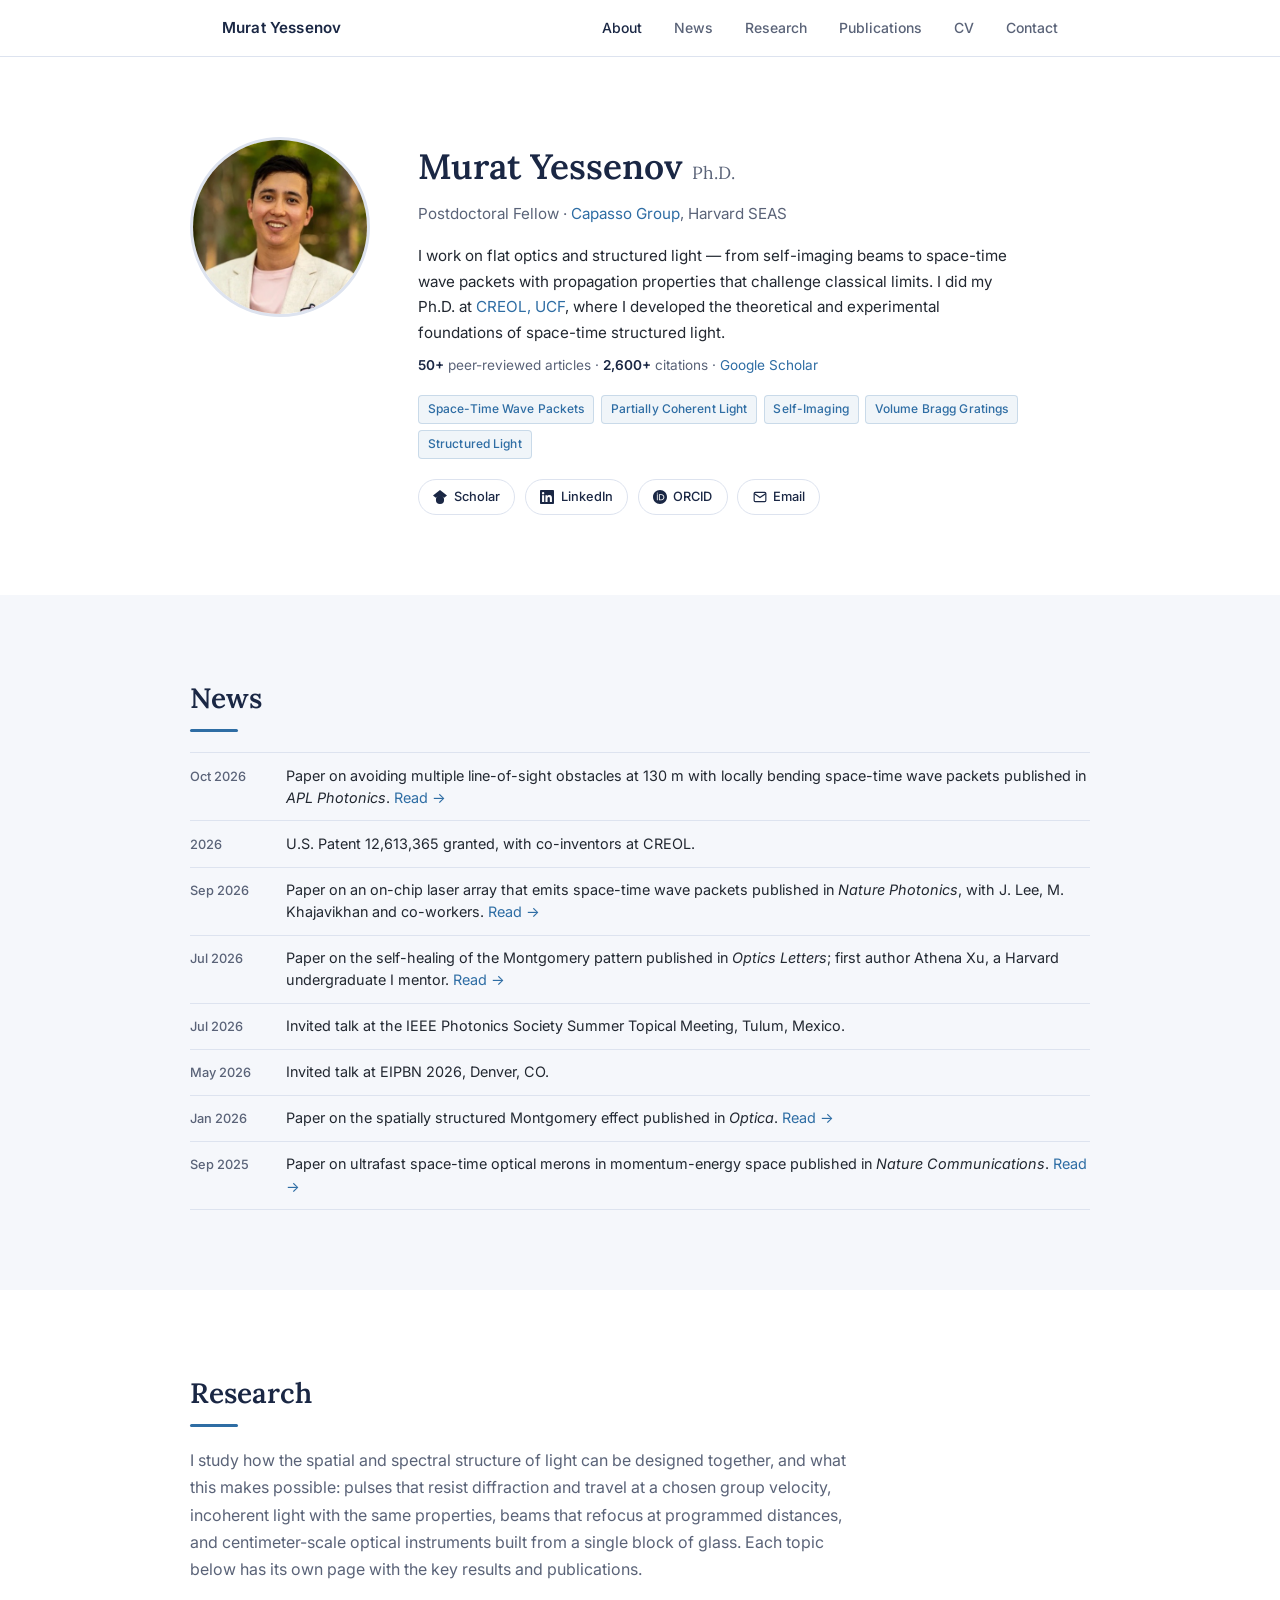
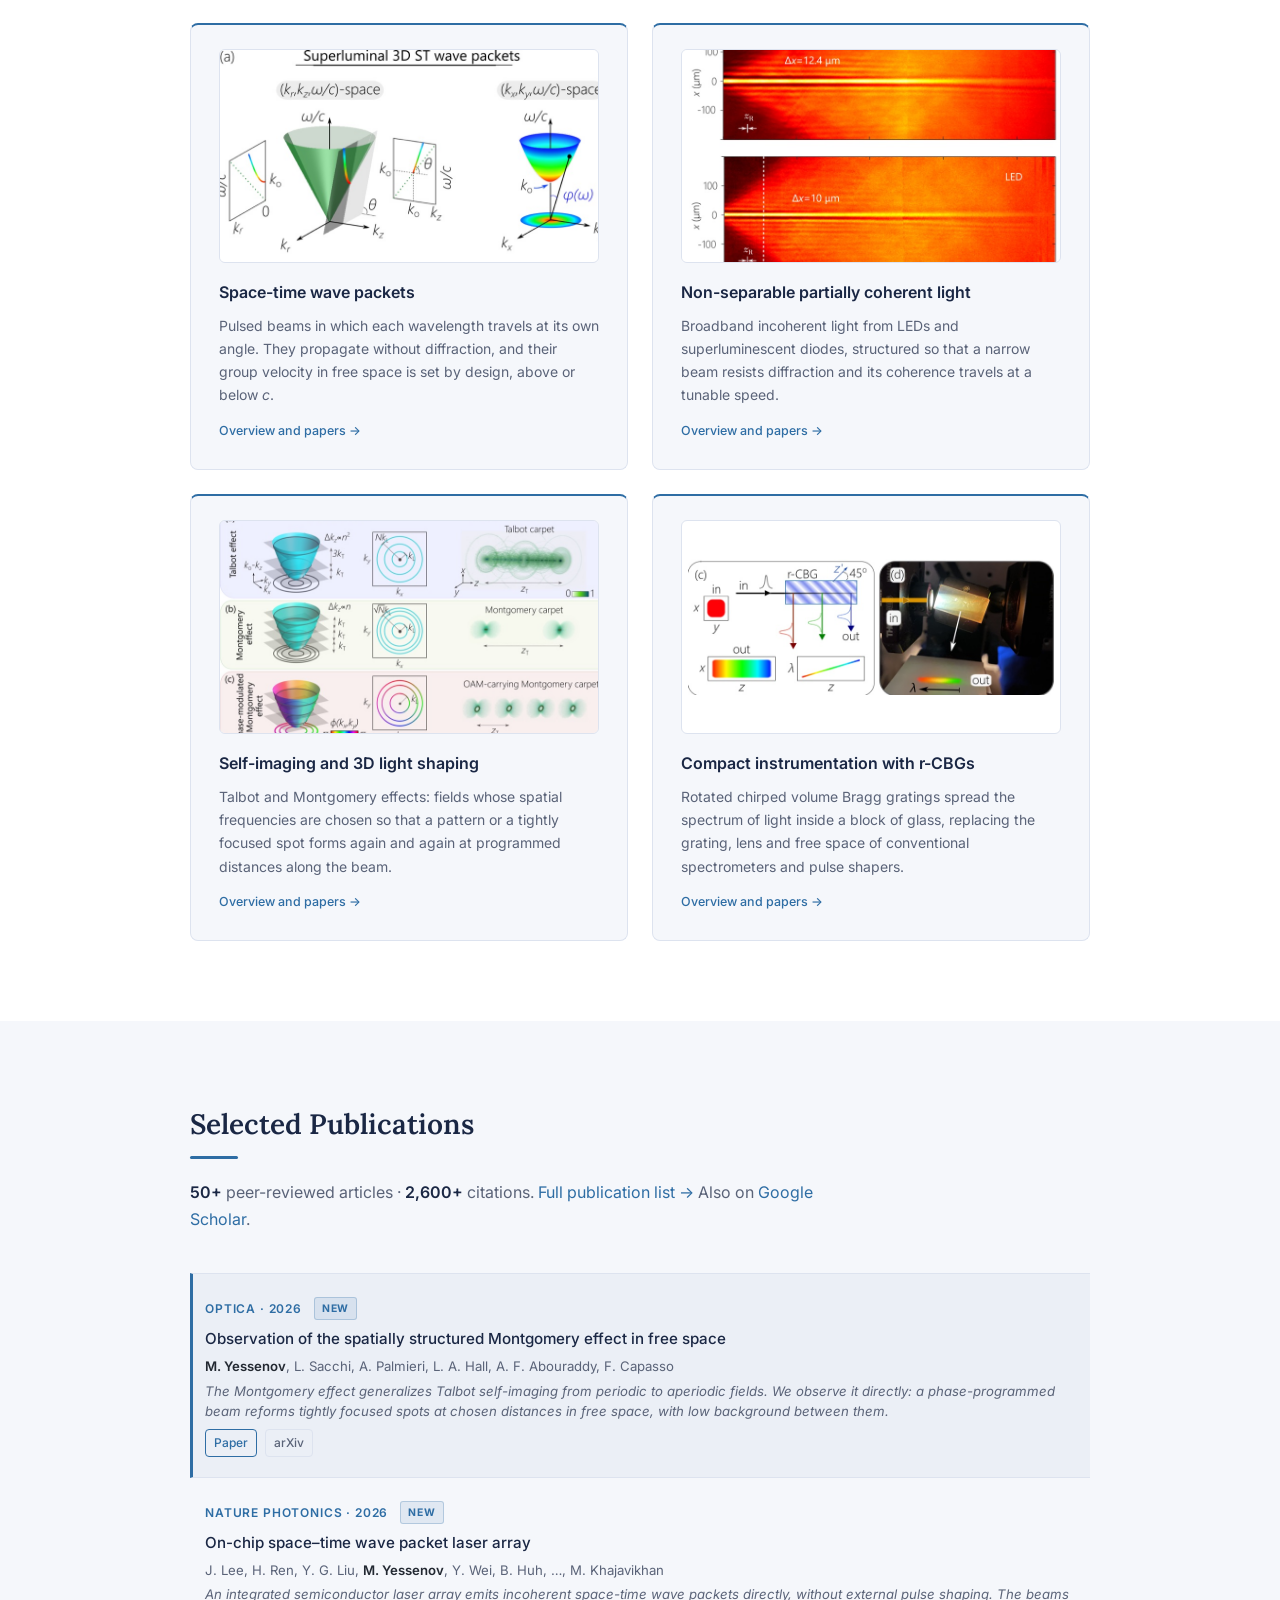
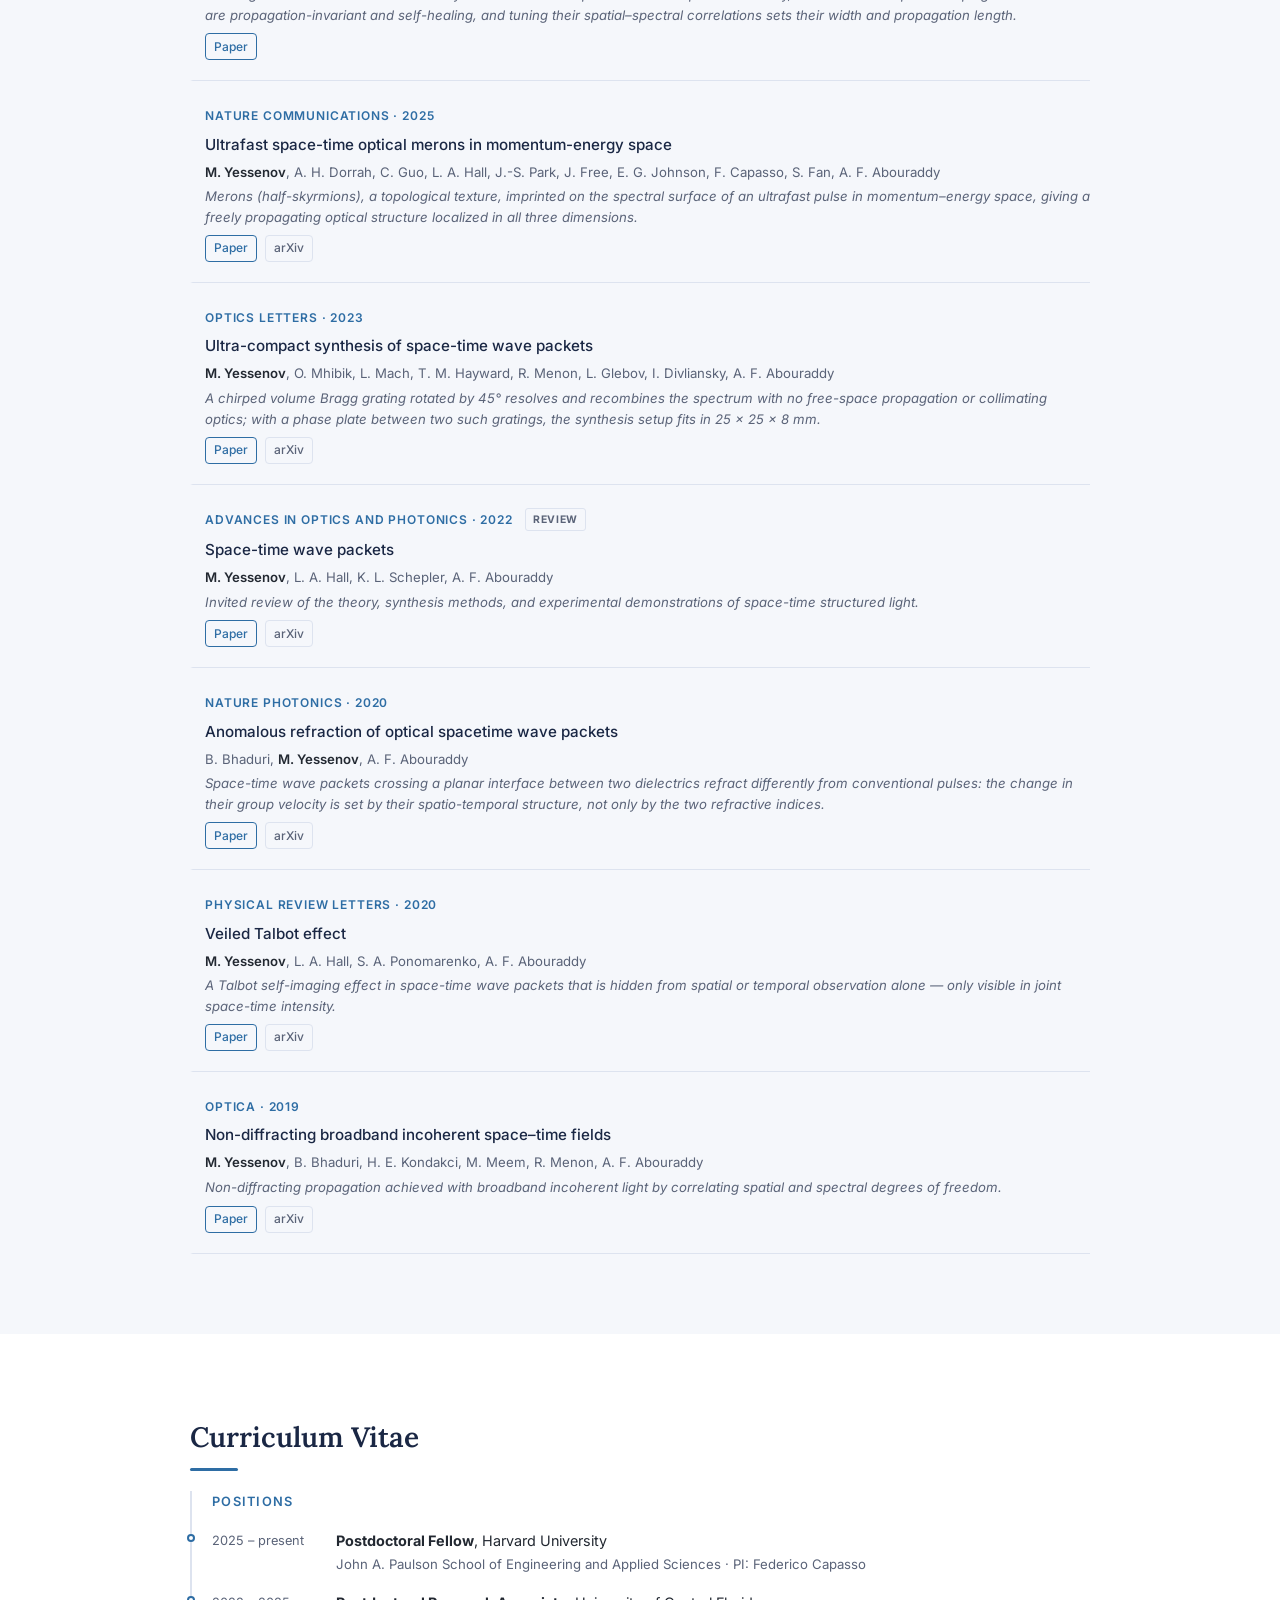
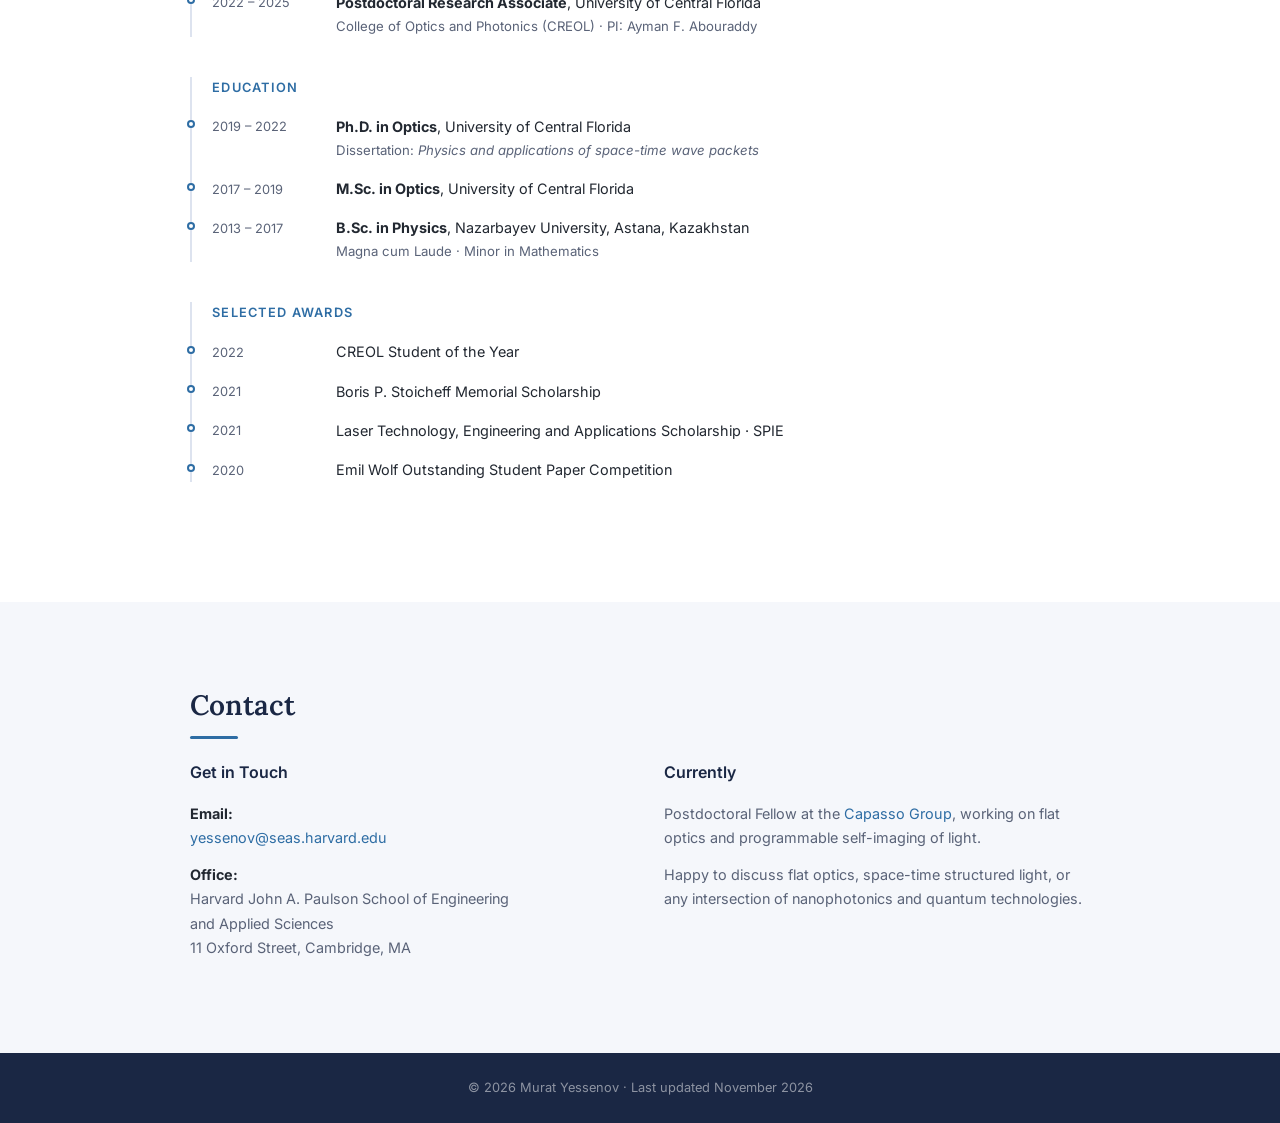
<file: index.html>
<!DOCTYPE html>
<html lang="en">
<head>
  <meta charset="UTF-8" />
  <meta name="viewport" content="width=device-width, initial-scale=1.0" />
  <title>Murat Yessenov | Postdoctoral Fellow, Harvard SEAS</title>
  <meta name="description" content="Murat Yessenov is a Postdoctoral Fellow at the Capasso Group, Harvard SEAS, working on flat optics, metalenses, and space-time structured light." />
  <meta name="author" content="Murat Yessenov" />
  <meta name="theme-color" content="#1a2744" />
  <link rel="canonical" href="https://yessenov.org/" />
  <script>document.documentElement.classList.add('js');</script>
  <link rel="icon" type="image/png" sizes="32x32" href="assets/img/favicon-32.png" />
  <link rel="icon" type="image/png" sizes="512x512" href="assets/img/icon-512.png" />
  <link rel="apple-touch-icon" href="assets/img/apple-touch-icon.png" />
  <meta property="og:type" content="website" />
  <meta property="og:url" content="https://yessenov.org/" />
  <meta property="og:image" content="https://yessenov.org/assets/img/photo.jpg" />
  <meta property="og:image:alt" content="Portrait of Murat Yessenov" />
  <meta property="og:title" content="Murat Yessenov" />
  <meta property="og:description" content="Postdoctoral Fellow, Capasso Group · Harvard SEAS. Research in flat optics, metalenses, and space-time structured light." />
  <meta name="twitter:card" content="summary" />
  <meta name="twitter:title" content="Murat Yessenov" />
  <meta name="twitter:description" content="Postdoctoral Fellow, Capasso Group · Harvard SEAS. Research in flat optics, metalenses, and space-time structured light." />
  <meta name="twitter:image" content="https://yessenov.org/assets/img/photo.jpg" />
  <script type="application/ld+json">
  {
    "@context": "https://schema.org",
    "@type": "Person",
    "name": "Murat Yessenov",
    "honorificSuffix": "Ph.D.",
    "jobTitle": "Postdoctoral Fellow",
    "affiliation": {
      "@type": "Organization",
      "name": "Harvard John A. Paulson School of Engineering and Applied Sciences",
      "url": "https://www.seas.harvard.edu"
    },
    "url": "https://yessenov.org/",
    "image": "https://yessenov.org/assets/img/photo.jpg",
    "email": "yessenov@seas.harvard.edu",
    "sameAs": [
      "https://scholar.google.com/citations?user=RJUJREIAAAAJ&hl=en",
      "https://orcid.org/0000-0001-6850-1803",
      "https://www.linkedin.com/in/yessenov/"
    ],
    "alumniOf": {
      "@type": "Organization",
      "name": "University of Central Florida"
    },
    "knowsAbout": ["Structured Light", "Space-Time Wave Packets", "Partially Coherent Light", "Self-Imaging", "Talbot Effect", "Volume Bragg Gratings", "Optical Spectroscopy", "Photonics", "Optics"]
  }
  </script>
  <link rel="stylesheet" href="assets/css/style.css" />
  <link rel="preconnect" href="https://fonts.googleapis.com" />
  <link rel="preconnect" href="https://fonts.gstatic.com" crossorigin />
  <link href="https://fonts.googleapis.com/css2?family=Inter:wght@300;400;500;600&family=Lora:ital,wght@0,400;0,600;1,400&display=swap" rel="stylesheet" />
</head>
<body>

  <!-- ── Navigation ── -->
  <header id="site-header">
    <nav>
      <span class="nav-name">Murat Yessenov</span>
      <ul class="nav-links" id="nav-links">
        <li><a href="#about">About</a></li>
        <li><a href="#news">News</a></li>
        <li><a href="#research">Research</a></li>
        <li><a href="/publications.html">Publications</a></li>
        <li><a href="#cv">CV</a></li>
        <li><a href="#contact">Contact</a></li>
      </ul>
      <button class="nav-toggle" aria-label="Toggle menu" aria-controls="nav-links" aria-expanded="false">&#9776;</button>
    </nav>
  </header>

  <main>

    <!-- ── About ── -->
    <section id="about">
      <div class="about-inner">
        <div class="about-photo">
          <img src="assets/img/photo.jpg" alt="Murat Yessenov" width="180" height="180" loading="eager" onerror="this.style.display='none';this.nextElementSibling.style.display='flex'" />
          <div class="photo-placeholder">MY</div>
        </div>
        <div class="about-text">
          <h1>Murat Yessenov <span class="degree">Ph.D.</span></h1>
          <p class="affiliation">Postdoctoral Fellow &middot; <a href="https://capasso.seas.harvard.edu/" target="_blank" rel="noopener noreferrer">Capasso Group</a>, Harvard SEAS</p>
          <p class="bio">
            I work on flat optics and structured light — from self-imaging beams to space-time wave packets with propagation properties that challenge classical limits.
            I did my Ph.D. at <a href="https://www.creol.ucf.edu" target="_blank" rel="noopener noreferrer">CREOL, UCF</a>,
            where I developed the theoretical and experimental foundations of space-time structured light.
          </p>
          <p class="about-metrics">
            <strong>50+</strong> peer-reviewed articles &middot; <strong>2,600+</strong> citations &middot; <a href="https://scholar.google.com/citations?user=RJUJREIAAAAJ&hl=en" target="_blank" rel="noopener noreferrer">Google Scholar</a>
          </p>
          <div class="bio-tags" aria-label="Research areas">
            <span class="bio-tag">Space-Time Wave Packets</span>
            <span class="bio-tag">Partially Coherent Light</span>
            <span class="bio-tag">Self-Imaging</span>
            <span class="bio-tag">Volume Bragg Gratings</span>
            <span class="bio-tag">Structured Light</span>
          </div>
          <div class="social-links">
            <a href="https://scholar.google.com/citations?user=RJUJREIAAAAJ&hl=en" target="_blank" rel="noopener noreferrer" aria-label="Google Scholar" class="social-btn">
              <svg viewBox="0 0 24 24" fill="currentColor"><path d="M12 24a7 7 0 1 1 0-14 7 7 0 0 1 0 14zm0-24L0 9.5l4.838 3.94A8 8 0 0 1 12 10a8 8 0 0 1 7.162 3.44L24 9.5z"/></svg>
              Scholar
            </a>
            <a href="https://www.linkedin.com/in/yessenov/" target="_blank" rel="noopener noreferrer" aria-label="LinkedIn" class="social-btn">
              <svg viewBox="0 0 24 24" fill="currentColor"><path d="M20.447 20.452h-3.554v-5.569c0-1.328-.027-3.037-1.852-3.037-1.853 0-2.136 1.445-2.136 2.939v5.667H9.351V9h3.414v1.561h.046c.477-.9 1.637-1.85 3.37-1.85 3.601 0 4.267 2.37 4.267 5.455v6.286zM5.337 7.433a2.062 2.062 0 0 1-2.063-2.065 2.064 2.064 0 1 1 2.063 2.065zm1.782 13.019H3.555V9h3.564v11.452zM22.225 0H1.771C.792 0 0 .774 0 1.729v20.542C0 23.227.792 24 1.771 24h20.451C23.2 24 24 23.227 24 22.271V1.729C24 .774 23.2 0 22.222 0h.003z"/></svg>
              LinkedIn
            </a>
            <a href="https://orcid.org/0000-0001-6850-1803" target="_blank" rel="noopener noreferrer" aria-label="ORCID iD" class="social-btn">
              <svg viewBox="0 0 24 24" fill="currentColor"><path d="M12 0C5.372 0 0 5.372 0 12s5.372 12 12 12 12-5.372 12-12S18.628 0 12 0zM7.369 4.378c.525 0 .947.431.947.947s-.422.947-.947.947a.95.95 0 0 1-.947-.947c0-.525.422-.947.947-.947zm-.722 3.038h1.444v10.041H6.647V7.416zm3.562 0h3.9c3.712 0 5.344 2.653 5.344 5.025 0 2.578-2.016 5.016-5.325 5.016h-3.919V7.416zm1.444 1.303v7.444h2.297c3.272 0 3.922-2.484 3.922-3.722 0-2.016-1.284-3.722-3.922-3.722h-2.297z"/></svg>
              ORCID
            </a>
            <a href="mailto:yessenov@seas.harvard.edu" aria-label="Email" class="social-btn">
              <svg viewBox="0 0 24 24" fill="none" stroke="currentColor" stroke-width="2"><path d="M4 4h16c1.1 0 2 .9 2 2v12c0 1.1-.9 2-2 2H4c-1.1 0-2-.9-2-2V6c0-1.1.9-2 2-2z"/><polyline points="22,6 12,13 2,6"/></svg>
              Email
            </a>
          </div>
        </div>
      </div>
    </section>

    <!-- ── News ── -->
    <section id="news">
      <div class="section-inner">
        <h2 class="section-title">News</h2>
        <div class="news-list">
          <div class="news-item reveal">
            <span class="news-date">Oct 2026</span>
            <p class="news-text">Paper on avoiding multiple line-of-sight obstacles at 130&nbsp;m with locally bending space-time wave packets published in <em>APL Photonics</em>. <a href="https://doi.org/10.1063/5.0353169" target="_blank" rel="noopener noreferrer">Read &rarr;</a></p>
          </div>
          <div class="news-item reveal">
            <span class="news-date">2026</span>
            <p class="news-text">U.S. Patent 12,613,365 granted, with co-inventors at CREOL.</p>
          </div>
          <div class="news-item reveal">
            <span class="news-date">Sep 2026</span>
            <p class="news-text">Paper on an on-chip laser array that emits space-time wave packets published in <em>Nature Photonics</em>, with J. Lee, M. Khajavikhan and co-workers. <a href="https://doi.org/10.1038/s41566-026-02003-0" target="_blank" rel="noopener noreferrer">Read &rarr;</a></p>
          </div>
          <div class="news-item reveal">
            <span class="news-date">Jul 2026</span>
            <p class="news-text">Paper on the self-healing of the Montgomery pattern published in <em>Optics Letters</em>; first author Athena Xu, a Harvard undergraduate I mentor. <a href="https://doi.org/10.1364/OL.605394" target="_blank" rel="noopener noreferrer">Read &rarr;</a></p>
          </div>
          <div class="news-item reveal">
            <span class="news-date">Jul 2026</span>
            <p class="news-text">Invited talk at the IEEE Photonics Society Summer Topical Meeting, Tulum, Mexico.</p>
          </div>
          <div class="news-item reveal">
            <span class="news-date">May 2026</span>
            <p class="news-text">Invited talk at EIPBN 2026, Denver, CO.</p>
          </div>
          <div class="news-item reveal">
            <span class="news-date">Jan 2026</span>
            <p class="news-text">Paper on the spatially structured Montgomery effect published in <em>Optica</em>. <a href="https://doi.org/10.1364/OPTICA.582198" target="_blank" rel="noopener noreferrer">Read &rarr;</a></p>
          </div>
          <div class="news-item reveal">
            <span class="news-date">Sep 2025</span>
            <p class="news-text">Paper on ultrafast space-time optical merons in momentum-energy space published in <em>Nature Communications</em>. <a href="https://doi.org/10.1038/s41467-025-63641-6" target="_blank" rel="noopener noreferrer">Read &rarr;</a></p>
          </div>
        </div>
      </div>
    </section>

    <!-- ── Research ── -->
    <section id="research">
      <div class="section-inner">
        <h2 class="section-title">Research</h2>
        <p class="section-intro">
          I study how the spatial and spectral structure of light can be designed together, and what this makes possible:
          pulses that resist diffraction and travel at a chosen group velocity, incoherent light with the same properties,
          beams that refocus at programmed distances, and centimeter-scale optical instruments built from a single block of glass.
          Each topic below has its own page with the key results and publications.
        </p>
        <div class="research-grid topic-grid">

          <a class="research-card topic-card reveal" href="/research/space-time-wave-packets.html">
            <div class="card-thumb" aria-hidden="true">
              <img src="/assets/img/research/space-time-wave-packets-card.jpg" alt="" width="800" height="434" loading="lazy" />
            </div>
            <h3>Space-time wave packets</h3>
            <p>
              Pulsed beams in which each wavelength travels at its own angle. They propagate without diffraction,
              and their group velocity in free space is set by design, above or below <em>c</em>.
            </p>
            <span class="card-paper-count">Overview and papers &rarr;</span>
          </a>

          <a class="research-card topic-card reveal" href="/research/partially-coherent-light.html">
            <div class="card-thumb" aria-hidden="true">
              <img src="/assets/img/research/partially-coherent-light-card.jpg" alt="" width="800" height="581" loading="lazy" />
            </div>
            <h3>Non-separable partially coherent light</h3>
            <p>
              Broadband incoherent light from LEDs and superluminescent diodes, structured so that a narrow beam
              resists diffraction and its coherence travels at a tunable speed.
            </p>
            <span class="card-paper-count">Overview and papers &rarr;</span>
          </a>

          <a class="research-card topic-card reveal" href="/research/self-imaging.html">
            <div class="card-thumb" aria-hidden="true">
              <img src="/assets/img/research/self-imaging-card.jpg" alt="" width="800" height="494" loading="lazy" />
            </div>
            <h3>Self-imaging and 3D light shaping</h3>
            <p>
              Talbot and Montgomery effects: fields whose spatial frequencies are chosen so that a pattern or a tightly
              focused spot forms again and again at programmed distances along the beam.
            </p>
            <span class="card-paper-count">Overview and papers &rarr;</span>
          </a>

          <a class="research-card topic-card reveal" href="/research/compact-instrumentation.html">
            <div class="card-thumb thumb-contain" aria-hidden="true">
              <img src="/assets/img/research/compact-instrumentation-card.jpg" alt="" width="800" height="297" loading="lazy" />
            </div>
            <h3>Compact instrumentation with r-CBGs</h3>
            <p>
              Rotated chirped volume Bragg gratings spread the spectrum of light inside a block of glass, replacing
              the grating, lens and free space of conventional spectrometers and pulse shapers.
            </p>
            <span class="card-paper-count">Overview and papers &rarr;</span>
          </a>

        </div>
      </div>
    </section>

    <!-- ── Publications ── -->
    <section id="publications">
      <div class="section-inner">
        <h2 class="section-title">Selected Publications</h2>
        <p class="section-intro">
          <strong class="stat-num">50+</strong> peer-reviewed articles &middot; <strong class="stat-num">2,600+</strong> citations.
          <a href="/publications.html">Full publication list &rarr;</a>
          <span class="pub-secondary">Also on <a href="https://scholar.google.com/citations?user=RJUJREIAAAAJ&hl=en" target="_blank" rel="noopener noreferrer">Google Scholar</a>.</span>
        </p>

        <div class="pub-list">

          <div class="pub-item pub-featured reveal">
            <div class="pub-venue">Optica &middot; 2026 <span class="pub-badge pub-badge--new">New</span></div>
            <p class="pub-title"><a href="https://doi.org/10.1364/OPTICA.582198" target="_blank" rel="noopener noreferrer">Observation of the spatially structured Montgomery effect in free space</a></p>
            <p class="pub-authors"><strong>M. Yessenov</strong>, L. Sacchi, A. Palmieri, L. A. Hall, A. F. Abouraddy, F. Capasso</p>
            <p class="pub-teaser">The Montgomery effect generalizes Talbot self-imaging from periodic to aperiodic fields. We observe it directly: a phase-programmed beam reforms tightly focused spots at chosen distances in free space, with low background between them.</p>
            <div class="pub-links">
              <a href="https://doi.org/10.1364/OPTICA.582198" target="_blank" rel="noopener noreferrer" class="pub-link">Paper</a>
              <a href="https://arxiv.org/abs/2510.16269" target="_blank" rel="noopener noreferrer" class="pub-link pub-link--preprint">arXiv</a>
            </div>
          </div>

          <div class="pub-item reveal">
            <div class="pub-venue">Nature Photonics &middot; 2026 <span class="pub-badge pub-badge--new">New</span></div>
            <p class="pub-title"><a href="https://doi.org/10.1038/s41566-026-02003-0" target="_blank" rel="noopener noreferrer">On-chip space&ndash;time wave packet laser array</a></p>
            <p class="pub-authors">J. Lee, H. Ren, Y. G. Liu, <strong>M. Yessenov</strong>, Y. Wei, B. Huh, &hellip;, M. Khajavikhan</p>
            <p class="pub-teaser">An integrated semiconductor laser array emits incoherent space-time wave packets directly, without external pulse shaping. The beams are propagation-invariant and self-healing, and tuning their spatial&ndash;spectral correlations sets their width and propagation length.</p>
            <div class="pub-links">
              <a href="https://doi.org/10.1038/s41566-026-02003-0" target="_blank" rel="noopener noreferrer" class="pub-link">Paper</a>
            </div>
          </div>

          <div class="pub-item reveal">
            <div class="pub-venue">Nature Communications &middot; 2025</div>
            <p class="pub-title"><a href="https://doi.org/10.1038/s41467-025-63641-6" target="_blank" rel="noopener noreferrer">Ultrafast space-time optical merons in momentum-energy space</a></p>
            <p class="pub-authors"><strong>M. Yessenov</strong>, A. H. Dorrah, C. Guo, L. A. Hall, J.-S. Park, J. Free, E. G. Johnson, F. Capasso, S. Fan, A. F. Abouraddy</p>
            <p class="pub-teaser">Merons (half-skyrmions), a topological texture, imprinted on the spectral surface of an ultrafast pulse in momentum&ndash;energy space, giving a freely propagating optical structure localized in all three dimensions.</p>
            <div class="pub-links">
              <a href="https://doi.org/10.1038/s41467-025-63641-6" target="_blank" rel="noopener noreferrer" class="pub-link">Paper</a>
              <a href="https://arxiv.org/abs/2503.11980" target="_blank" rel="noopener noreferrer" class="pub-link pub-link--preprint">arXiv</a>
            </div>
          </div>

          <div class="pub-item reveal">
            <div class="pub-venue">Optics Letters &middot; 2023</div>
            <p class="pub-title"><a href="https://doi.org/10.1364/OL.483902" target="_blank" rel="noopener noreferrer">Ultra-compact synthesis of space-time wave packets</a></p>
            <p class="pub-authors"><strong>M. Yessenov</strong>, O. Mhibik, L. Mach, T. M. Hayward, R. Menon, L. Glebov, I. Divliansky, A. F. Abouraddy</p>
            <p class="pub-teaser">A chirped volume Bragg grating rotated by 45&deg; resolves and recombines the spectrum with no free-space propagation or collimating optics; with a phase plate between two such gratings, the synthesis setup fits in 25&nbsp;&times;&nbsp;25&nbsp;&times;&nbsp;8&nbsp;mm.</p>
            <div class="pub-links">
              <a href="https://doi.org/10.1364/OL.483902" target="_blank" rel="noopener noreferrer" class="pub-link">Paper</a>
              <a href="https://arxiv.org/abs/2212.12091" target="_blank" rel="noopener noreferrer" class="pub-link pub-link--preprint">arXiv</a>
            </div>
          </div>

          <div class="pub-item reveal">
            <div class="pub-venue">Advances in Optics and Photonics &middot; 2022 <span class="pub-badge pub-badge--review">Review</span></div>
            <p class="pub-title"><a href="https://doi.org/10.1364/AOP.450016" target="_blank" rel="noopener noreferrer">Space-time wave packets</a></p>
            <p class="pub-authors"><strong>M. Yessenov</strong>, L. A. Hall, K. L. Schepler, A. F. Abouraddy</p>
            <p class="pub-teaser">Invited review of the theory, synthesis methods, and experimental demonstrations of space-time structured light.</p>
            <div class="pub-links">
              <a href="https://doi.org/10.1364/AOP.450016" target="_blank" rel="noopener noreferrer" class="pub-link">Paper</a>
              <a href="https://arxiv.org/abs/2201.08297" target="_blank" rel="noopener noreferrer" class="pub-link pub-link--preprint">arXiv</a>
            </div>
          </div>

          <div class="pub-item reveal">
            <div class="pub-venue">Nature Photonics &middot; 2020</div>
            <p class="pub-title"><a href="https://doi.org/10.1038/s41566-020-0645-6" target="_blank" rel="noopener noreferrer">Anomalous refraction of optical spacetime wave packets</a></p>
            <p class="pub-authors">B. Bhaduri, <strong>M. Yessenov</strong>, A. F. Abouraddy</p>
            <p class="pub-teaser">Space-time wave packets crossing a planar interface between two dielectrics refract differently from conventional pulses: the change in their group velocity is set by their spatio-temporal structure, not only by the two refractive indices.</p>
            <div class="pub-links">
              <a href="https://doi.org/10.1038/s41566-020-0645-6" target="_blank" rel="noopener noreferrer" class="pub-link">Paper</a>
              <a href="https://arxiv.org/abs/1912.13341" target="_blank" rel="noopener noreferrer" class="pub-link pub-link--preprint">arXiv</a>
            </div>
          </div>

          <div class="pub-item reveal">
            <div class="pub-venue">Physical Review Letters &middot; 2020</div>
            <p class="pub-title"><a href="https://doi.org/10.1103/PhysRevLett.125.243901" target="_blank" rel="noopener noreferrer">Veiled Talbot effect</a></p>
            <p class="pub-authors"><strong>M. Yessenov</strong>, L. A. Hall, S. A. Ponomarenko, A. F. Abouraddy</p>
            <p class="pub-teaser">A Talbot self-imaging effect in space-time wave packets that is hidden from spatial or temporal observation alone — only visible in joint space-time intensity.</p>
            <div class="pub-links">
              <a href="https://doi.org/10.1103/PhysRevLett.125.243901" target="_blank" rel="noopener noreferrer" class="pub-link">Paper</a>
              <a href="https://arxiv.org/abs/2004.04875" target="_blank" rel="noopener noreferrer" class="pub-link pub-link--preprint">arXiv</a>
            </div>
          </div>

          <div class="pub-item reveal">
            <div class="pub-venue">Optica &middot; 2019</div>
            <p class="pub-title"><a href="https://opg.optica.org/optica/abstract.cfm?uri=optica-6-5-598" target="_blank" rel="noopener noreferrer">Non-diffracting broadband incoherent space&ndash;time fields</a></p>
            <p class="pub-authors"><strong>M. Yessenov</strong>, B. Bhaduri, H. E. Kondakci, M. Meem, R. Menon, A. F. Abouraddy</p>
            <p class="pub-teaser">Non-diffracting propagation achieved with broadband incoherent light by correlating spatial and spectral degrees of freedom.</p>
            <div class="pub-links">
              <a href="https://opg.optica.org/optica/abstract.cfm?uri=optica-6-5-598" target="_blank" rel="noopener noreferrer" class="pub-link">Paper</a>
              <a href="https://arxiv.org/abs/1904.01764" target="_blank" rel="noopener noreferrer" class="pub-link pub-link--preprint">arXiv</a>
            </div>
          </div>

        </div>

      </div>
    </section>

    <!-- ── CV ── -->
    <section id="cv">
      <div class="section-inner">
        <h2 class="section-title">Curriculum Vitae</h2>

        <div class="cv-block reveal">
          <h3 class="cv-category">Positions</h3>
          <div class="cv-entry">
            <span class="cv-date">2025 &ndash; present</span>
            <div class="cv-detail">
              <strong>Postdoctoral Fellow</strong>, Harvard University<br/>
              <span class="cv-sub">John A. Paulson School of Engineering and Applied Sciences &middot; PI: Federico Capasso</span>
            </div>
          </div>
          <div class="cv-entry">
            <span class="cv-date">2022 &ndash; 2025</span>
            <div class="cv-detail">
              <strong>Postdoctoral Research Associate</strong>, University of Central Florida<br/>
              <span class="cv-sub">College of Optics and Photonics (CREOL) &middot; PI: Ayman F. Abouraddy</span>
            </div>
          </div>
        </div>

        <div class="cv-block reveal">
          <h3 class="cv-category">Education</h3>
          <div class="cv-entry">
            <span class="cv-date">2019 &ndash; 2022</span>
            <div class="cv-detail">
              <strong>Ph.D. in Optics</strong>, University of Central Florida<br/>
              <span class="cv-sub">Dissertation: <em>Physics and applications of space-time wave packets</em></span>
            </div>
          </div>
          <div class="cv-entry">
            <span class="cv-date">2017 &ndash; 2019</span>
            <div class="cv-detail">
              <strong>M.Sc. in Optics</strong>, University of Central Florida
            </div>
          </div>
          <div class="cv-entry">
            <span class="cv-date">2013 &ndash; 2017</span>
            <div class="cv-detail">
              <strong>B.Sc. in Physics</strong>, Nazarbayev University, Astana, Kazakhstan<br/>
              <span class="cv-sub">Magna cum Laude &middot; Minor in Mathematics</span>
            </div>
          </div>
        </div>

        <div class="cv-block reveal">
          <h3 class="cv-category">Selected Awards</h3>
          <div class="cv-entry">
            <span class="cv-date">2022</span>
            <div class="cv-detail">CREOL Student of the Year</div>
          </div>
          <div class="cv-entry">
            <span class="cv-date">2021</span>
            <div class="cv-detail">Boris P. Stoicheff Memorial Scholarship</div>
          </div>
          <div class="cv-entry">
            <span class="cv-date">2021</span>
            <div class="cv-detail">Laser Technology, Engineering and Applications Scholarship &middot; SPIE</div>
          </div>
          <div class="cv-entry">
            <span class="cv-date">2020</span>
            <div class="cv-detail">Emil Wolf Outstanding Student Paper Competition</div>
          </div>
        </div>
      </div>
    </section>

    <!-- ── Contact ── -->
    <section id="contact">
      <div class="section-inner contact-inner">
        <h2 class="section-title">Contact</h2>
        <div class="contact-grid">
          <div class="contact-block reveal">
            <h3>Get in Touch</h3>
            <p>
              <strong>Email:</strong><br/>
              <a href="mailto:yessenov@seas.harvard.edu">yessenov@seas.harvard.edu</a>
            </p>
            <p>
              <strong>Office:</strong><br/>
              Harvard John A. Paulson School of Engineering<br/>
              and Applied Sciences<br/>
              11 Oxford Street, Cambridge, MA
            </p>
          </div>
          <div class="contact-block reveal">
            <h3>Currently</h3>
            <p>Postdoctoral Fellow at the <a href="https://capasso.seas.harvard.edu/" target="_blank" rel="noopener noreferrer">Capasso Group</a>, working on flat optics and programmable self-imaging of light.</p>
            <p>Happy to discuss flat optics, space-time structured light, or any intersection of nanophotonics and quantum technologies.</p>
          </div>
        </div>
      </div>
    </section>

  </main>

  <footer>
    <p>&copy; 2026 Murat Yessenov &middot; Last updated November 2026</p>
  </footer>

  <script src="assets/js/main.js"></script>
</body>
</html>
</file>
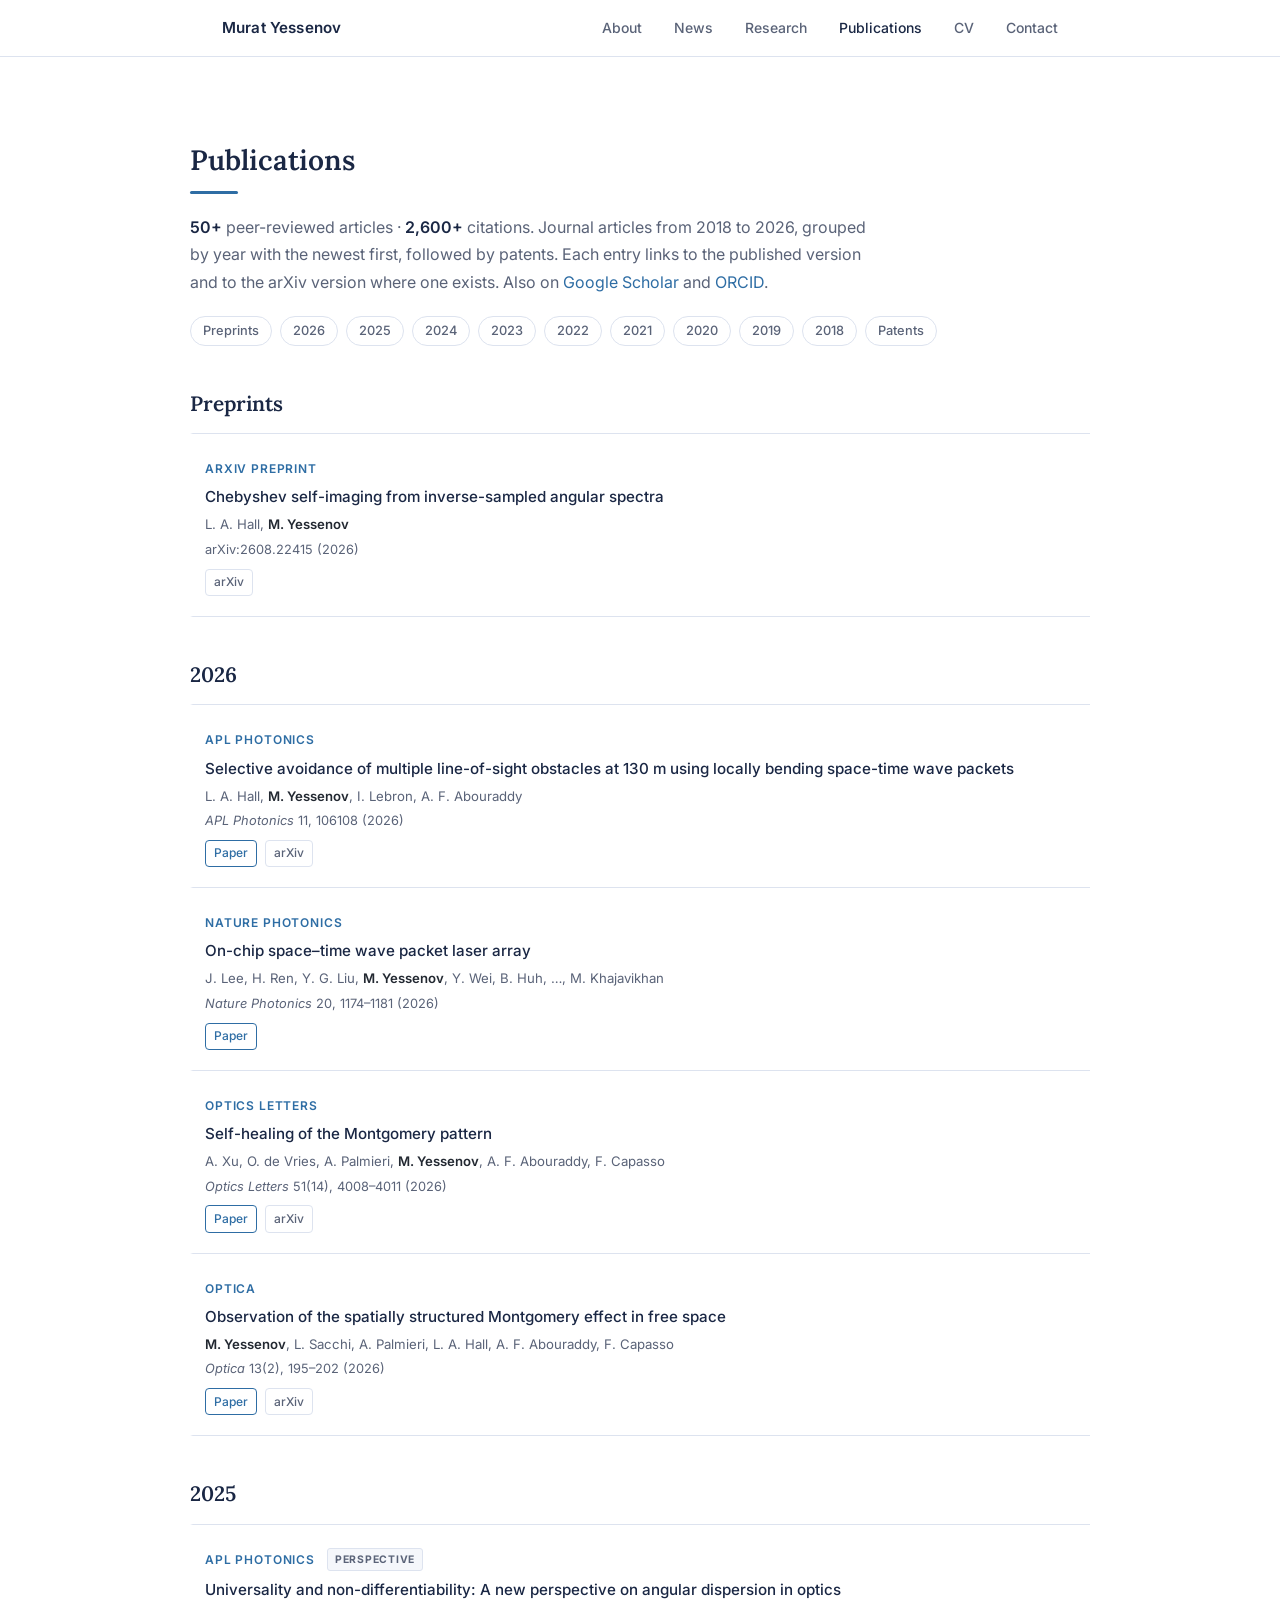
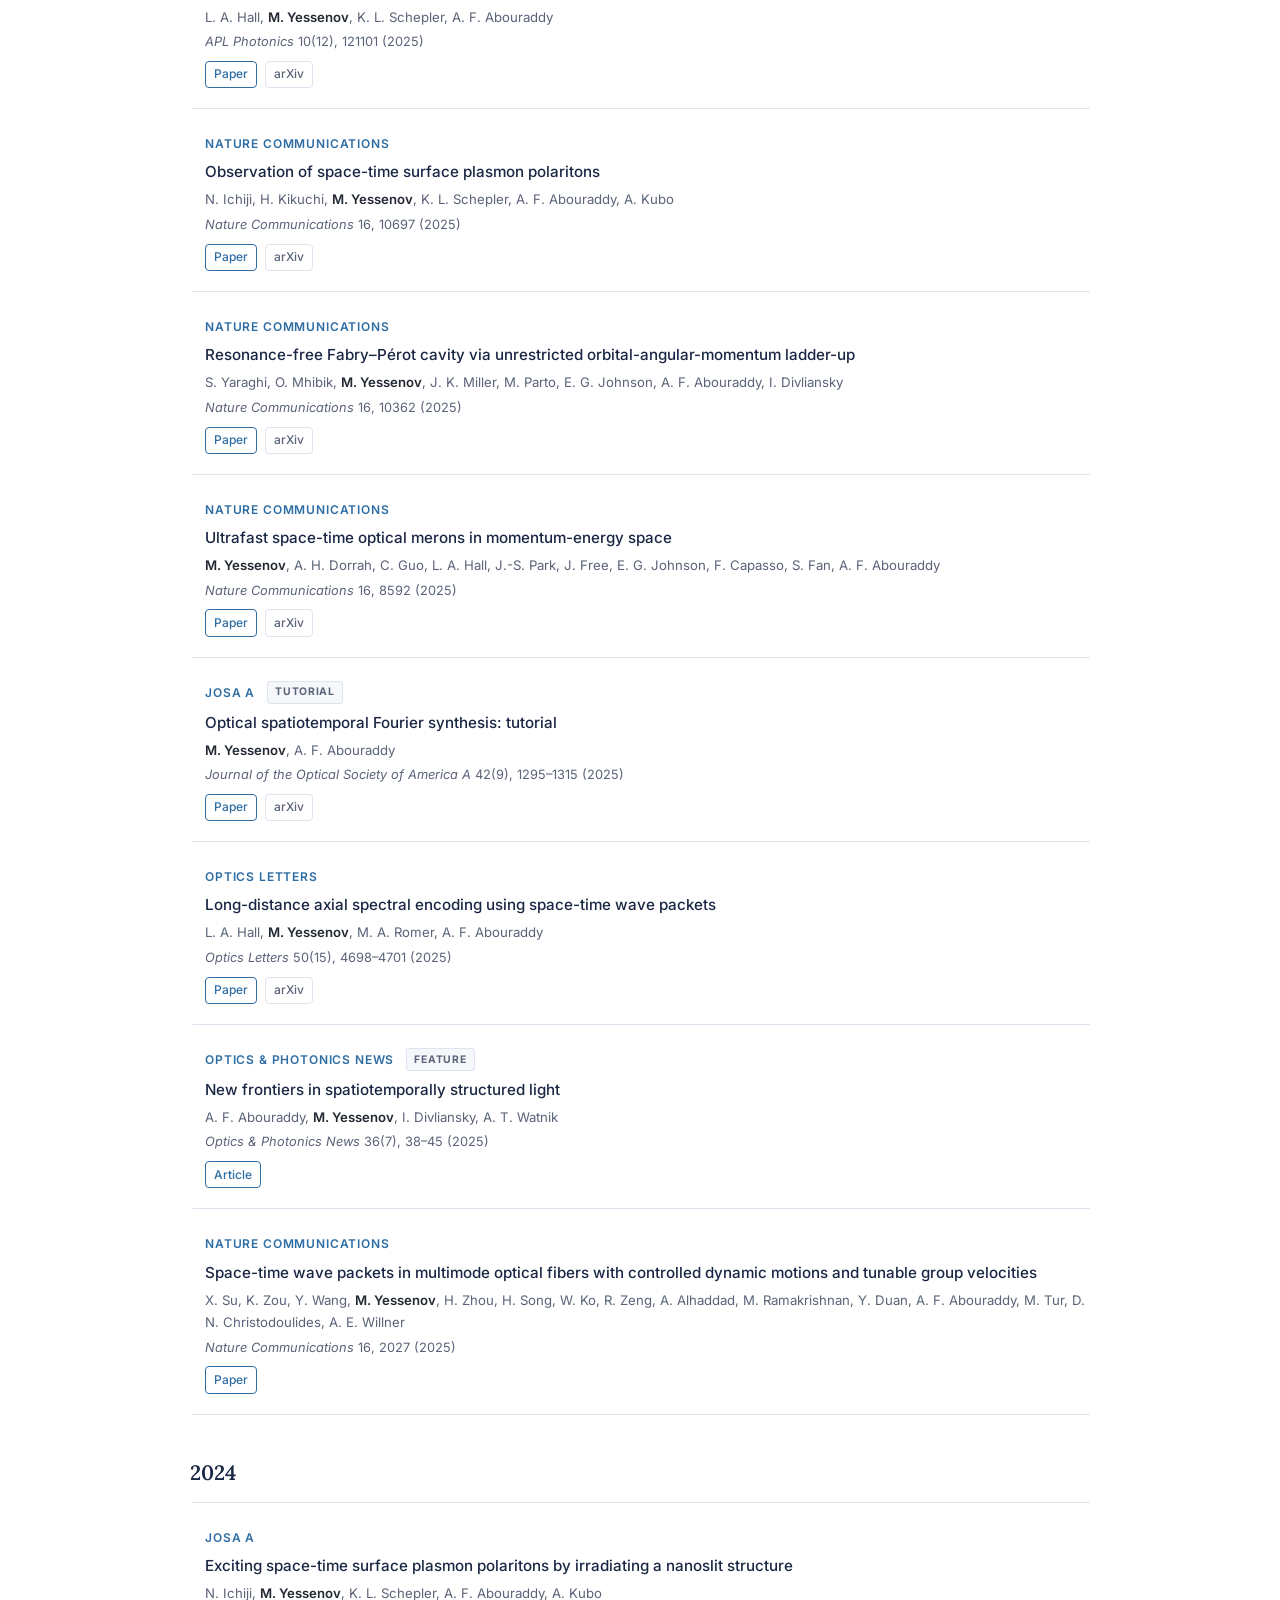
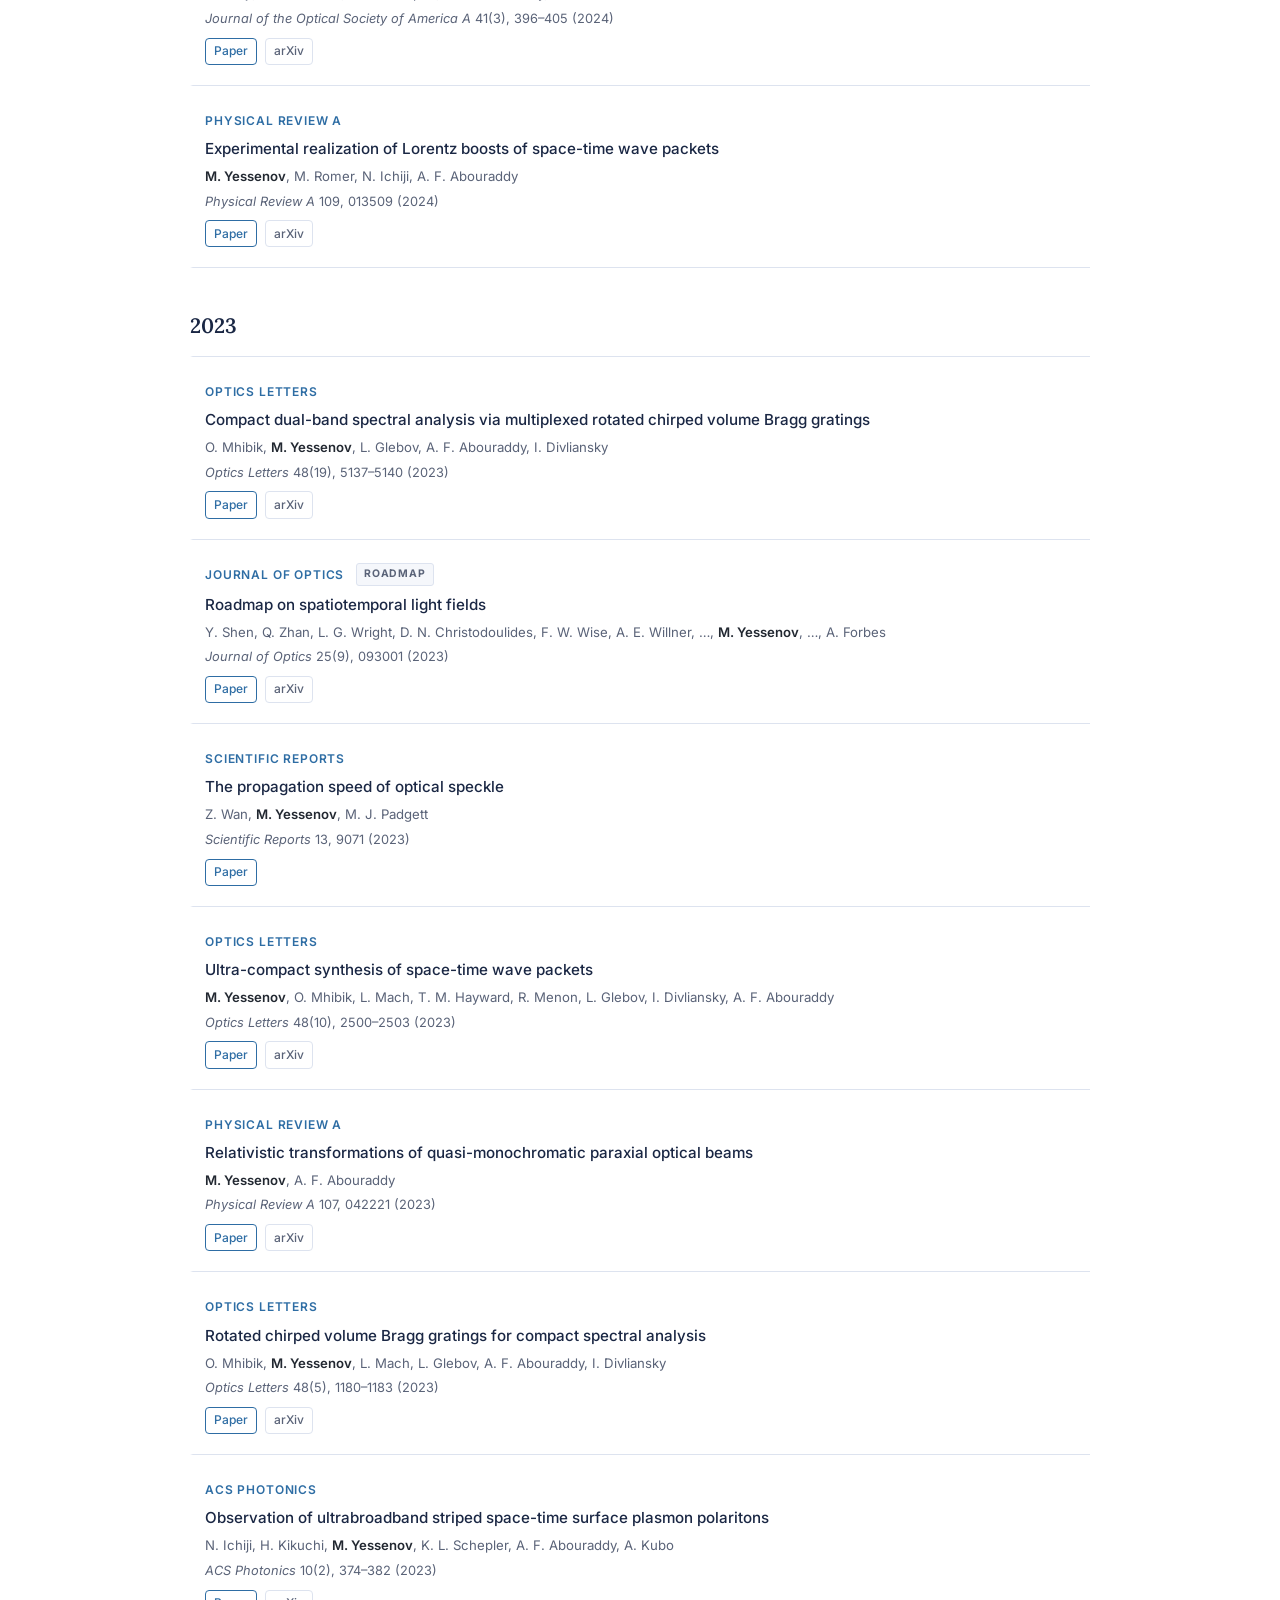
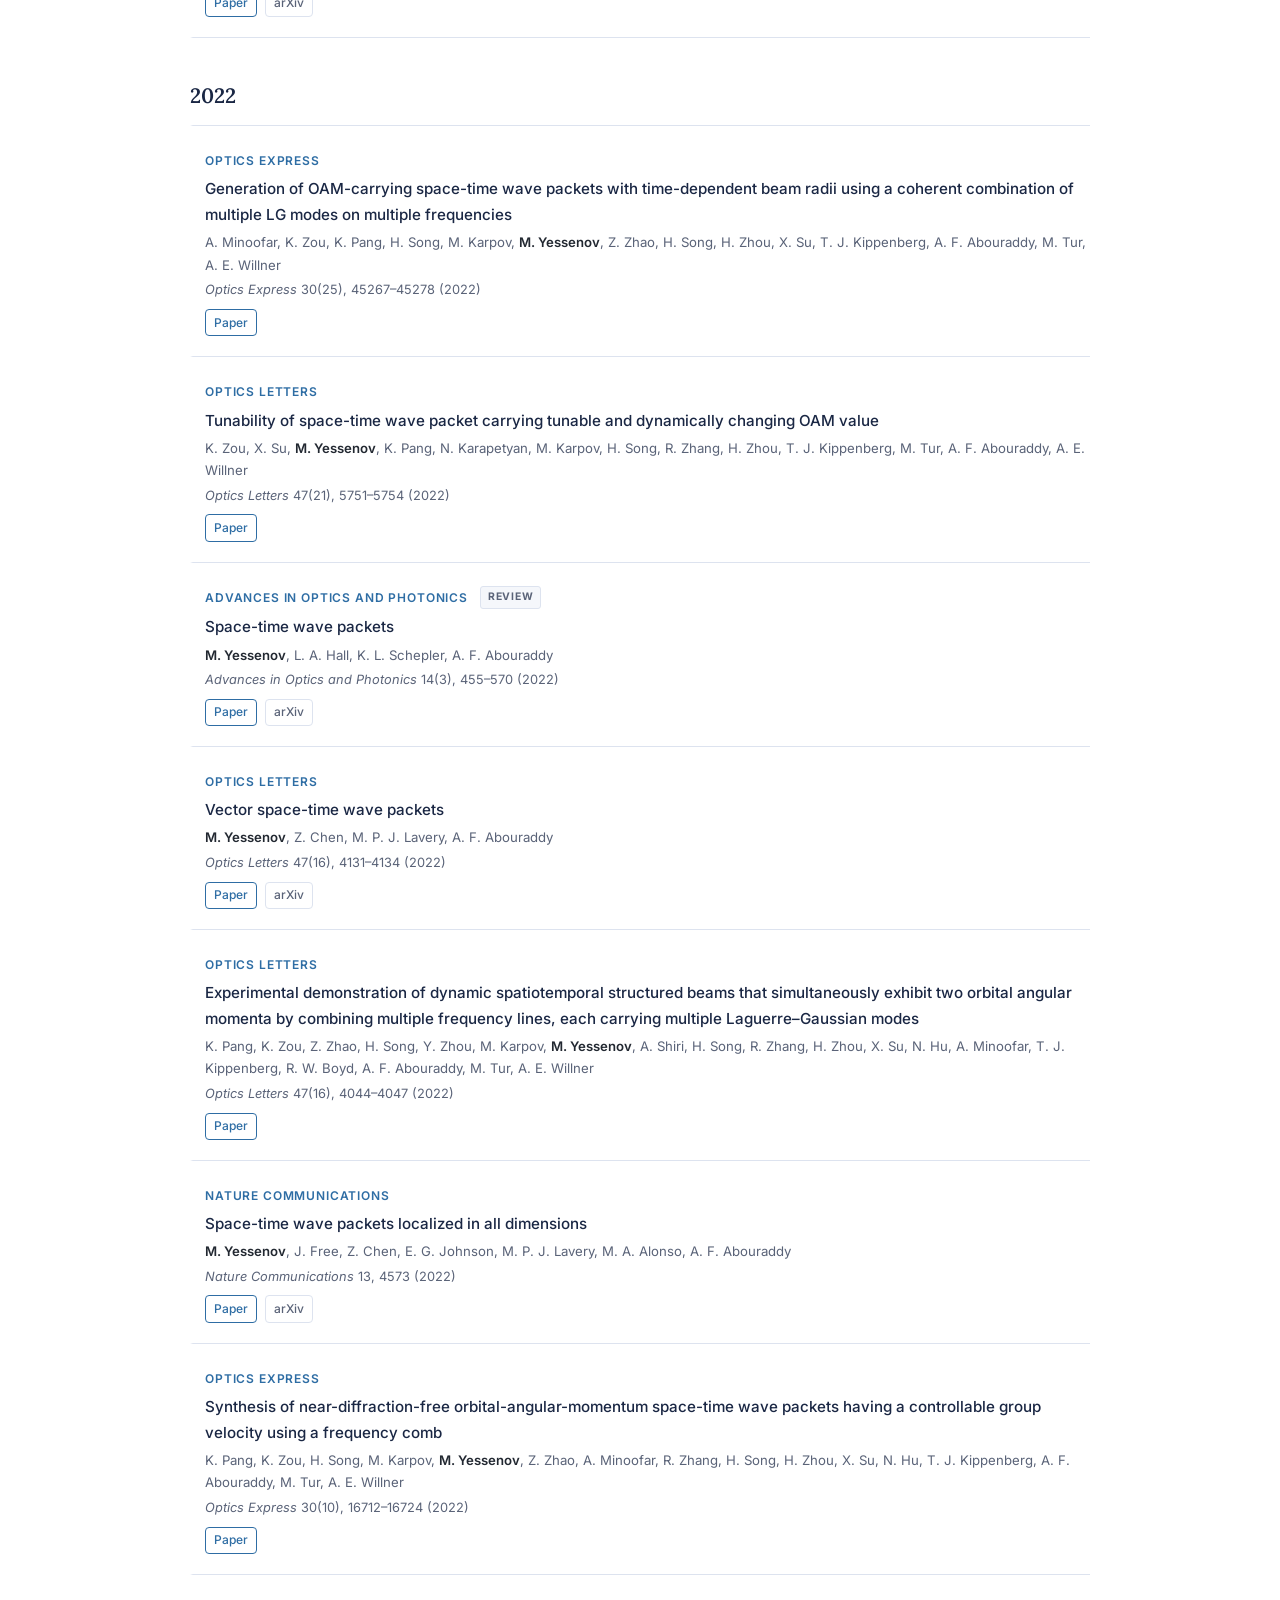
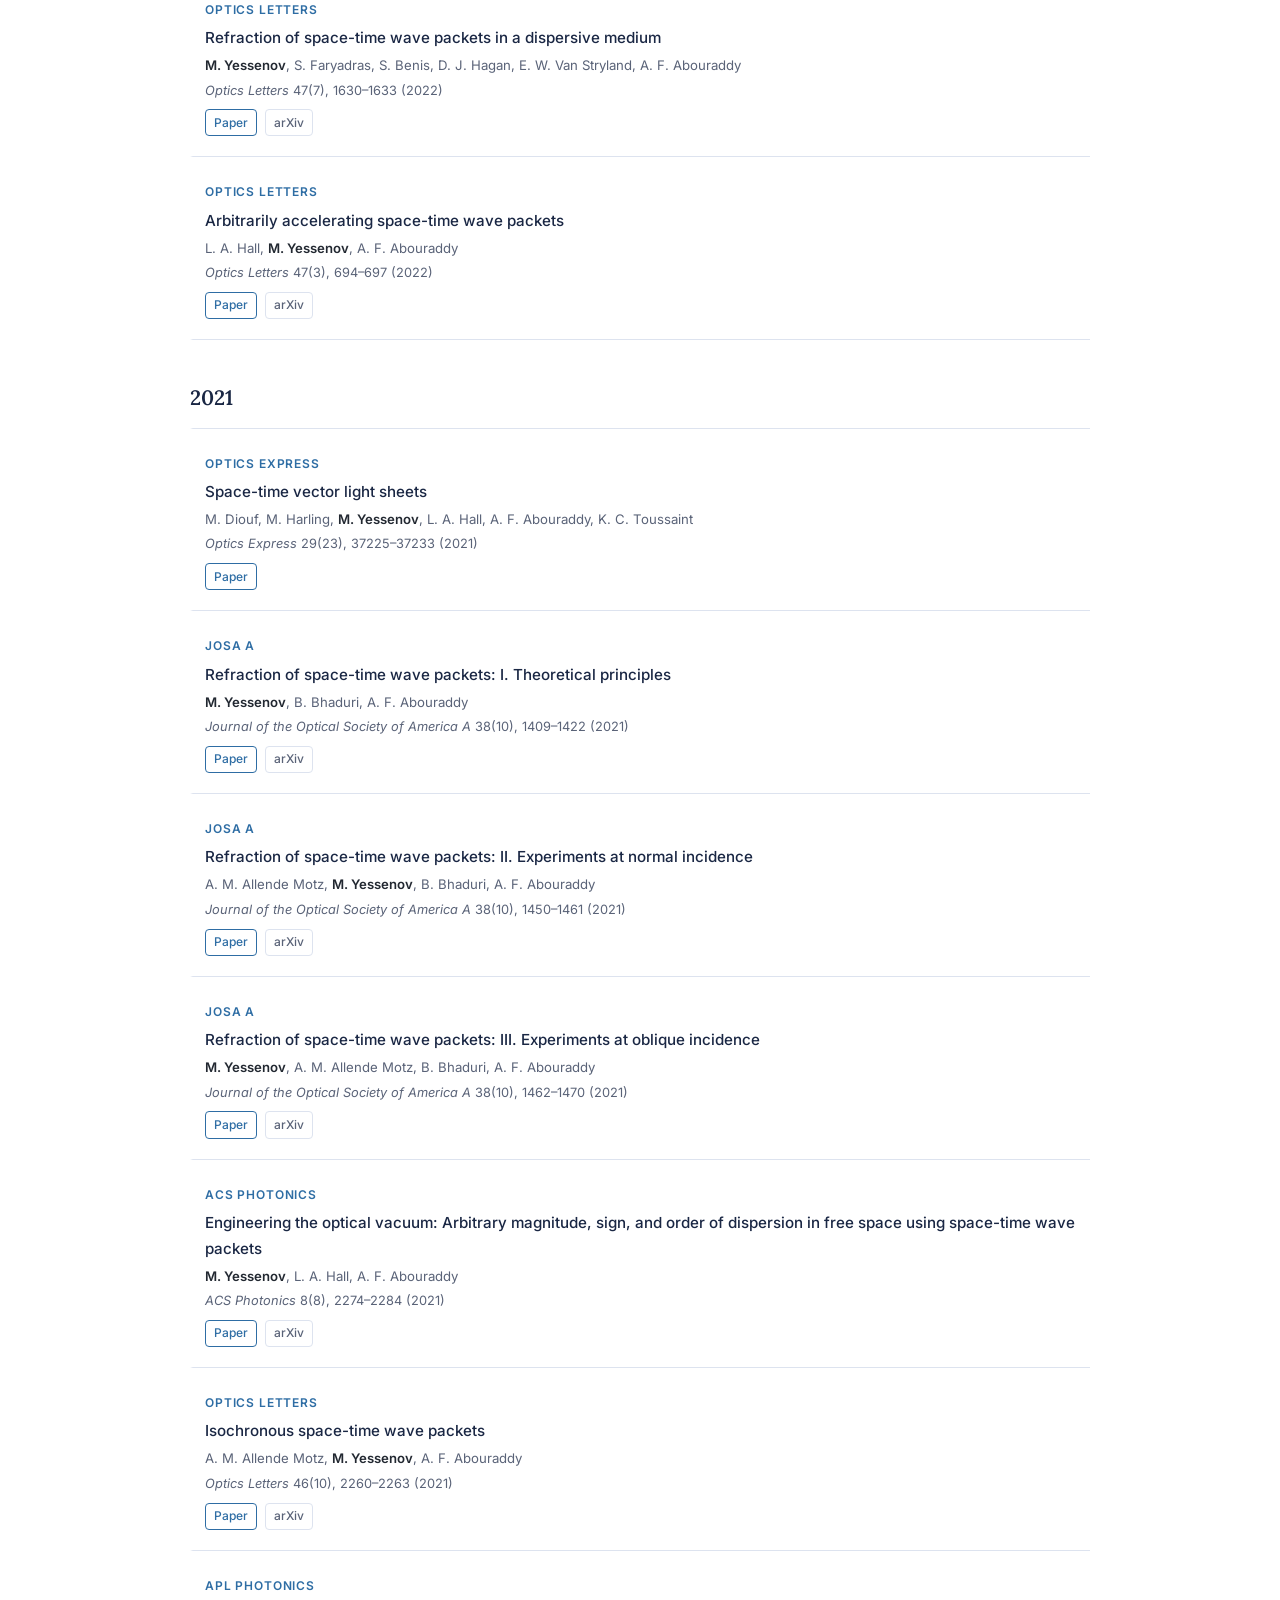
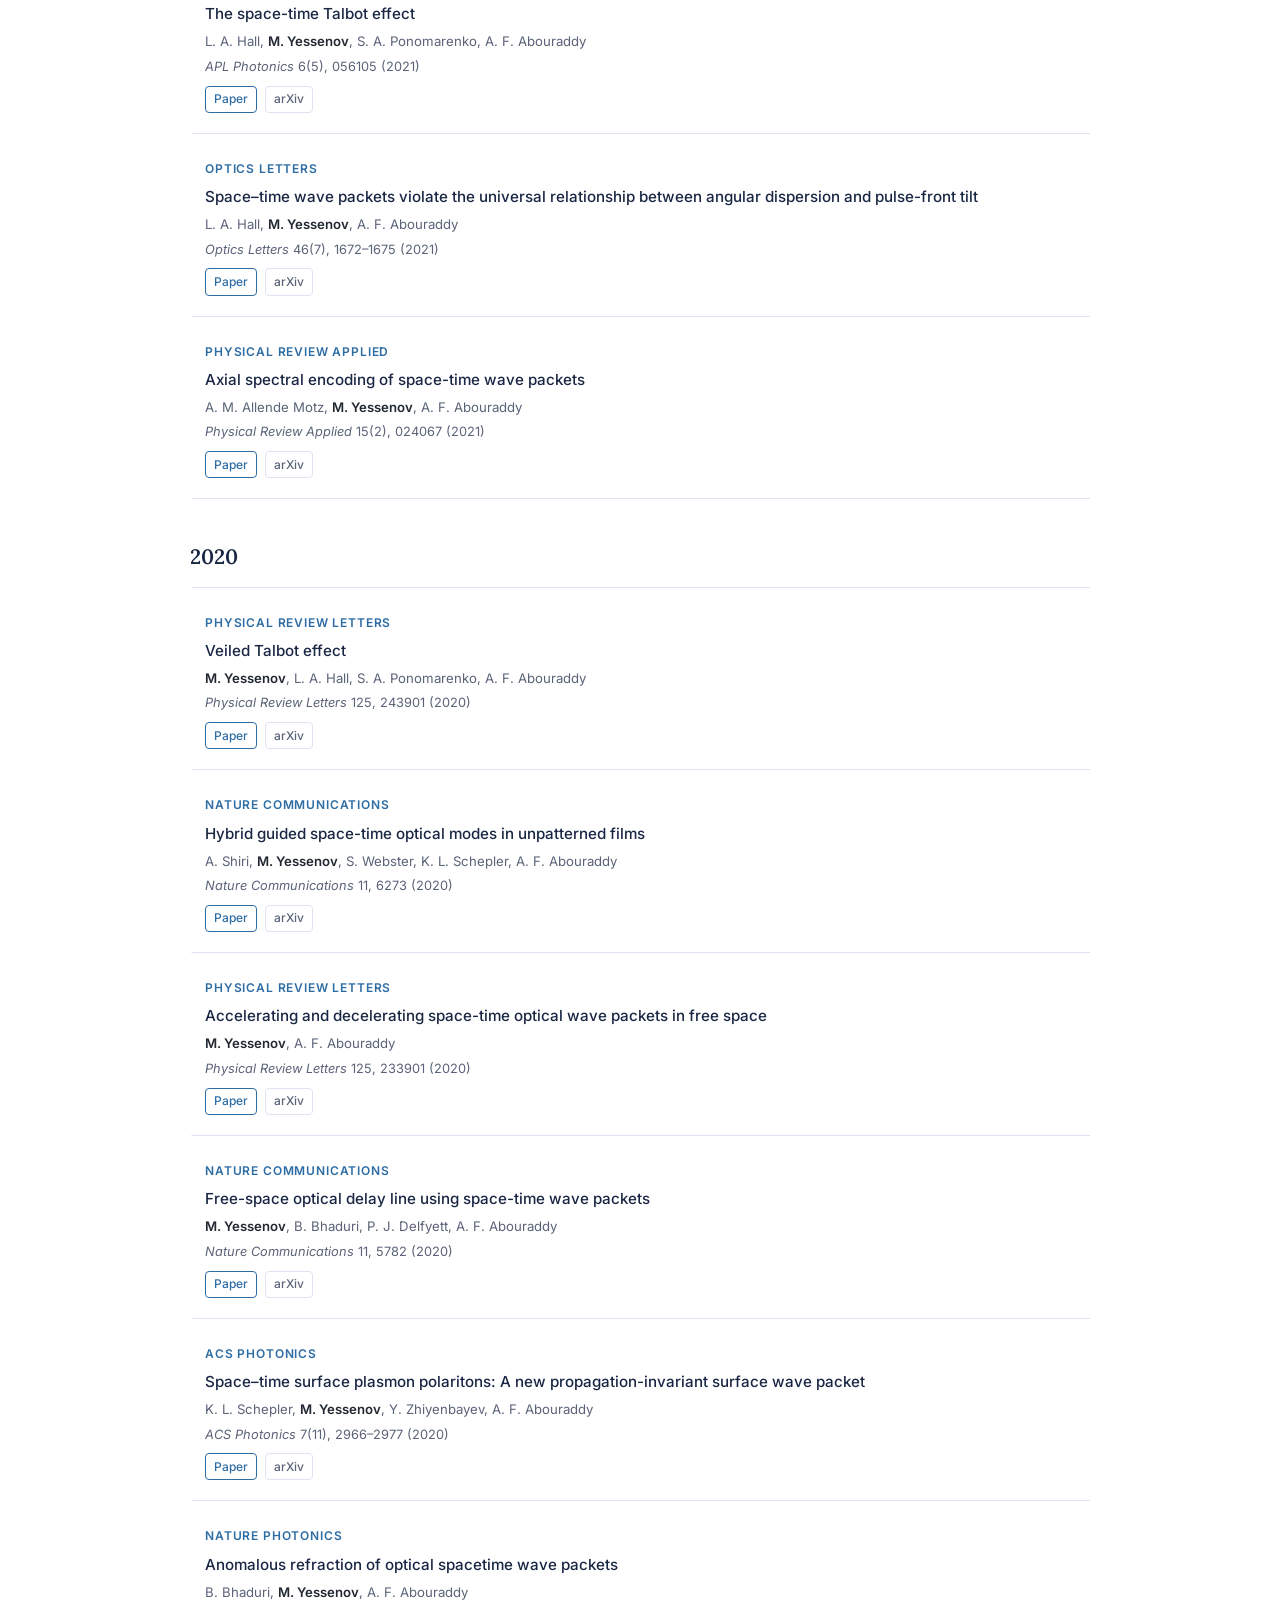
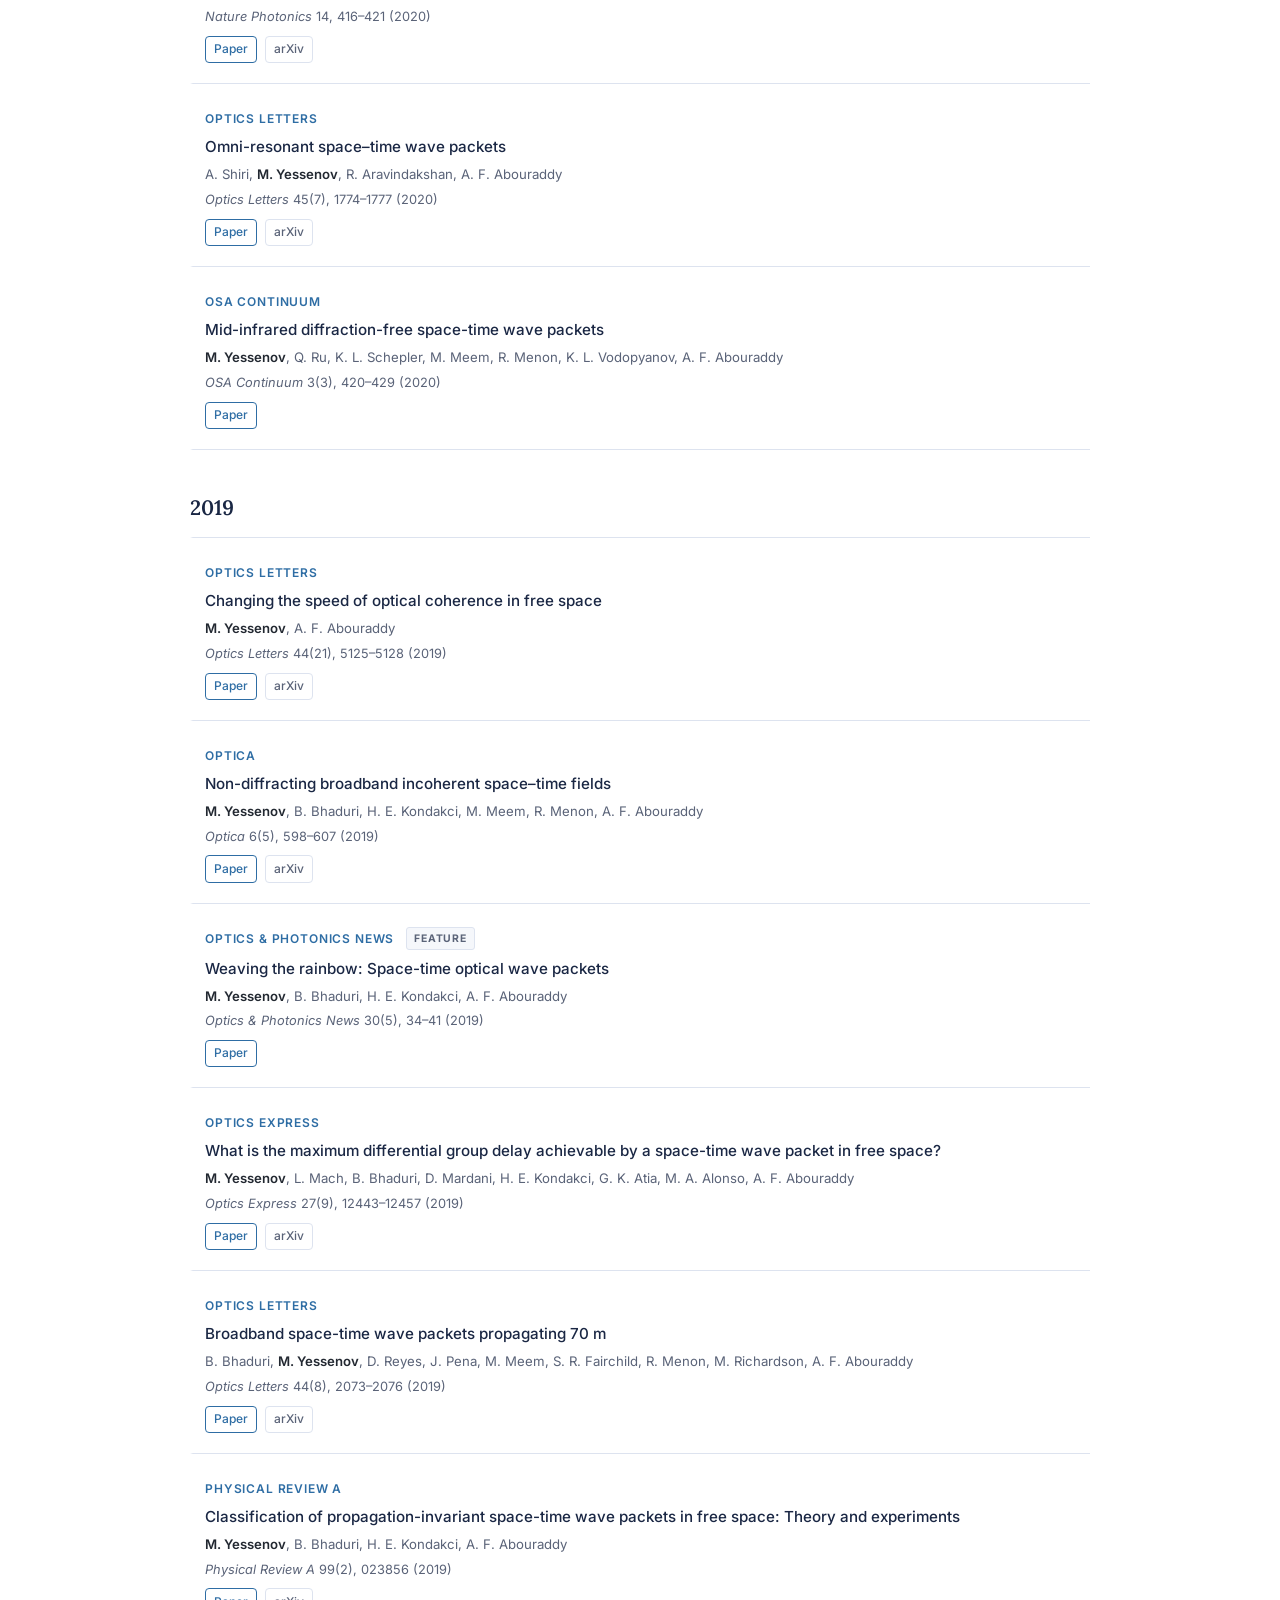
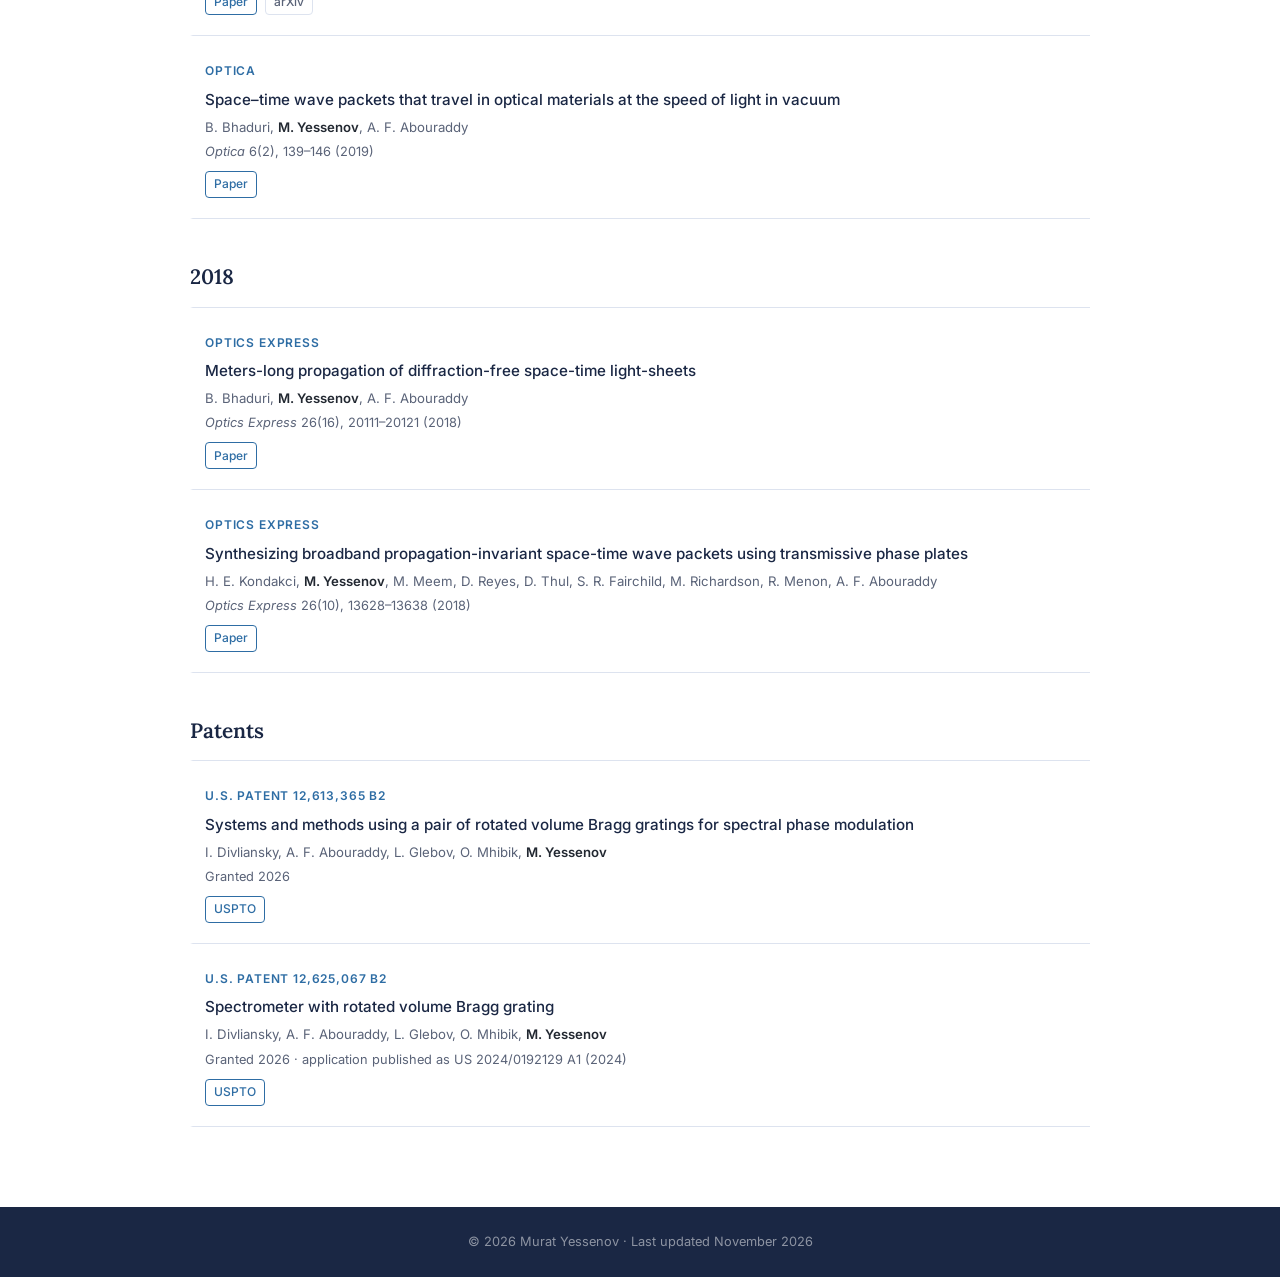
<file: publications.html>
<!DOCTYPE html>
<html lang="en">
<head>
  <meta charset="UTF-8" />
  <meta name="viewport" content="width=device-width, initial-scale=1.0" />
  <title>Publications | Murat Yessenov</title>
  <meta name="description" content="Journal articles, preprints and patents by Murat Yessenov on space-time wave packets, structured light, self-imaging and compact optical instrumentation, 2018 to 2026, with DOI and arXiv links." />
  <meta name="author" content="Murat Yessenov" />
  <meta name="theme-color" content="#1a2744" />
  <link rel="canonical" href="https://yessenov.org/publications.html" />
  <script>document.documentElement.classList.add('js');</script>
  <link rel="icon" type="image/png" sizes="32x32" href="/assets/img/favicon-32.png" />
  <link rel="icon" type="image/png" sizes="512x512" href="/assets/img/icon-512.png" />
  <link rel="apple-touch-icon" href="/assets/img/apple-touch-icon.png" />
  <meta property="og:type" content="website" />
  <meta property="og:url" content="https://yessenov.org/publications.html" />
  <meta property="og:image" content="https://yessenov.org/assets/img/photo.jpg" />
  <meta property="og:image:alt" content="Portrait of Murat Yessenov" />
  <meta property="og:title" content="Publications | Murat Yessenov" />
  <meta property="og:description" content="Journal articles, preprints and patents on space-time wave packets, structured light, self-imaging and compact optical instrumentation." />
  <meta name="twitter:card" content="summary" />
  <meta name="twitter:title" content="Publications | Murat Yessenov" />
  <meta name="twitter:description" content="Journal articles, preprints and patents on space-time wave packets, structured light, self-imaging and compact optical instrumentation." />
  <meta name="twitter:image" content="https://yessenov.org/assets/img/photo.jpg" />
  <link rel="stylesheet" href="/assets/css/style.css" />
  <link rel="preconnect" href="https://fonts.googleapis.com" />
  <link rel="preconnect" href="https://fonts.gstatic.com" crossorigin />
  <link href="https://fonts.googleapis.com/css2?family=Inter:wght@300;400;500;600&family=Lora:ital,wght@0,400;0,600;1,400&display=swap" rel="stylesheet" />
</head>
<body>

  <!-- ── Navigation ── -->
  <header id="site-header">
    <nav>
      <a class="nav-name" href="/">Murat Yessenov</a>
      <ul class="nav-links" id="nav-links">
        <li><a href="/#about">About</a></li>
        <li><a href="/#news">News</a></li>
        <li><a href="/#research">Research</a></li>
        <li><a href="/publications.html" aria-current="page">Publications</a></li>
        <li><a href="/#cv">CV</a></li>
        <li><a href="/#contact">Contact</a></li>
      </ul>
      <button class="nav-toggle" aria-label="Toggle menu" aria-controls="nav-links" aria-expanded="false">&#9776;</button>
    </nav>
  </header>

  <main>

    <section id="publications-list">
      <div class="section-inner">
        <h1 class="section-title">Publications</h1>
        <p class="section-intro">
          <strong class="stat-num">50+</strong> peer-reviewed articles &middot; <strong class="stat-num">2,600+</strong> citations.
          Journal articles from 2018 to 2026, grouped by year with the newest first, followed by patents. Each entry links to the published version and to the arXiv version where one exists.
          Also on <a href="https://scholar.google.com/citations?user=RJUJREIAAAAJ&hl=en" target="_blank" rel="noopener noreferrer">Google Scholar</a>
          and <a href="https://orcid.org/0000-0001-6850-1803" target="_blank" rel="noopener noreferrer">ORCID</a>.
        </p>

        <nav class="pub-jump" aria-label="Jump to year">
          <a href="#preprints">Preprints</a>
          <a href="#y2026">2026</a>
          <a href="#y2025">2025</a>
          <a href="#y2024">2024</a>
          <a href="#y2023">2023</a>
          <a href="#y2022">2022</a>
          <a href="#y2021">2021</a>
          <a href="#y2020">2020</a>
          <a href="#y2019">2019</a>
          <a href="#y2018">2018</a>
          <a href="#patents">Patents</a>
        </nav>

        <!-- ── Preprints ── -->
        <h2 class="pub-year" id="preprints">Preprints</h2>
        <div class="pub-list">
          <div class="pub-item">
            <div class="pub-venue">arXiv preprint</div>
            <p class="pub-title"><a href="https://arxiv.org/abs/2608.22415" target="_blank" rel="noopener noreferrer">Chebyshev self-imaging from inverse-sampled angular spectra</a></p>
            <p class="pub-authors">L. A. Hall, <strong>M. Yessenov</strong></p>
            <p class="pub-cite">arXiv:2608.22415 (2026)</p>
            <div class="pub-links">
              <a href="https://arxiv.org/abs/2608.22415" target="_blank" rel="noopener noreferrer" class="pub-link pub-link--preprint">arXiv</a>
            </div>
          </div>
        </div>

        <!-- ── 2026 ── -->
        <h2 class="pub-year" id="y2026">2026</h2>
        <div class="pub-list">

          <div class="pub-item">
            <div class="pub-venue">APL Photonics</div>
            <p class="pub-title"><a href="https://doi.org/10.1063/5.0353169" target="_blank" rel="noopener noreferrer">Selective avoidance of multiple line-of-sight obstacles at 130&nbsp;m using locally bending space-time wave packets</a></p>
            <p class="pub-authors">L. A. Hall, <strong>M. Yessenov</strong>, I. Lebron, A. F. Abouraddy</p>
            <p class="pub-cite"><em>APL Photonics</em> 11, 106108 (2026)</p>
            <div class="pub-links">
              <a href="https://doi.org/10.1063/5.0353169" target="_blank" rel="noopener noreferrer" class="pub-link">Paper</a>
              <a href="https://arxiv.org/abs/2607.12311" target="_blank" rel="noopener noreferrer" class="pub-link pub-link--preprint">arXiv</a>
            </div>
          </div>

          <div class="pub-item">
            <div class="pub-venue">Nature Photonics</div>
            <p class="pub-title"><a href="https://doi.org/10.1038/s41566-026-02003-0" target="_blank" rel="noopener noreferrer">On-chip space&ndash;time wave packet laser array</a></p>
            <p class="pub-authors">J. Lee, H. Ren, Y. G. Liu, <strong>M. Yessenov</strong>, Y. Wei, B. Huh, &hellip;, M. Khajavikhan</p>
            <p class="pub-cite"><em>Nature Photonics</em> 20, 1174&ndash;1181 (2026)</p>
            <div class="pub-links">
              <a href="https://doi.org/10.1038/s41566-026-02003-0" target="_blank" rel="noopener noreferrer" class="pub-link">Paper</a>
            </div>
          </div>

          <div class="pub-item">
            <div class="pub-venue">Optics Letters</div>
            <p class="pub-title"><a href="https://doi.org/10.1364/OL.605394" target="_blank" rel="noopener noreferrer">Self-healing of the Montgomery pattern</a></p>
            <p class="pub-authors">A. Xu, O. de Vries, A. Palmieri, <strong>M. Yessenov</strong>, A. F. Abouraddy, F. Capasso</p>
            <p class="pub-cite"><em>Optics Letters</em> 51(14), 4008&ndash;4011 (2026)</p>
            <div class="pub-links">
              <a href="https://doi.org/10.1364/OL.605394" target="_blank" rel="noopener noreferrer" class="pub-link">Paper</a>
              <a href="https://arxiv.org/abs/2605.18318" target="_blank" rel="noopener noreferrer" class="pub-link pub-link--preprint">arXiv</a>
            </div>
          </div>

          <div class="pub-item">
            <div class="pub-venue">Optica</div>
            <p class="pub-title"><a href="https://doi.org/10.1364/OPTICA.582198" target="_blank" rel="noopener noreferrer">Observation of the spatially structured Montgomery effect in free space</a></p>
            <p class="pub-authors"><strong>M. Yessenov</strong>, L. Sacchi, A. Palmieri, L. A. Hall, A. F. Abouraddy, F. Capasso</p>
            <p class="pub-cite"><em>Optica</em> 13(2), 195&ndash;202 (2026)</p>
            <div class="pub-links">
              <a href="https://doi.org/10.1364/OPTICA.582198" target="_blank" rel="noopener noreferrer" class="pub-link">Paper</a>
              <a href="https://arxiv.org/abs/2510.16269" target="_blank" rel="noopener noreferrer" class="pub-link pub-link--preprint">arXiv</a>
            </div>
          </div>

        </div>

        <!-- ── 2025 ── -->
        <h2 class="pub-year" id="y2025">2025</h2>
        <div class="pub-list">

          <div class="pub-item">
            <div class="pub-venue">APL Photonics <span class="pub-badge pub-badge--review">Perspective</span></div>
            <p class="pub-title"><a href="https://doi.org/10.1063/5.0286910" target="_blank" rel="noopener noreferrer">Universality and non-differentiability: A new perspective on angular dispersion in optics</a></p>
            <p class="pub-authors">L. A. Hall, <strong>M. Yessenov</strong>, K. L. Schepler, A. F. Abouraddy</p>
            <p class="pub-cite"><em>APL Photonics</em> 10(12), 121101 (2025)</p>
            <div class="pub-links">
              <a href="https://doi.org/10.1063/5.0286910" target="_blank" rel="noopener noreferrer" class="pub-link">Paper</a>
              <a href="https://arxiv.org/abs/2506.18858" target="_blank" rel="noopener noreferrer" class="pub-link pub-link--preprint">arXiv</a>
            </div>
          </div>

          <div class="pub-item">
            <div class="pub-venue">Nature Communications</div>
            <p class="pub-title"><a href="https://doi.org/10.1038/s41467-025-65289-8" target="_blank" rel="noopener noreferrer">Observation of space-time surface plasmon polaritons</a></p>
            <p class="pub-authors">N. Ichiji, H. Kikuchi, <strong>M. Yessenov</strong>, K. L. Schepler, A. F. Abouraddy, A. Kubo</p>
            <p class="pub-cite"><em>Nature Communications</em> 16, 10697 (2025)</p>
            <div class="pub-links">
              <a href="https://doi.org/10.1038/s41467-025-65289-8" target="_blank" rel="noopener noreferrer" class="pub-link">Paper</a>
              <a href="https://arxiv.org/abs/2502.11643" target="_blank" rel="noopener noreferrer" class="pub-link pub-link--preprint">arXiv</a>
            </div>
          </div>

          <div class="pub-item">
            <div class="pub-venue">Nature Communications</div>
            <p class="pub-title"><a href="https://doi.org/10.1038/s41467-025-65348-0" target="_blank" rel="noopener noreferrer">Resonance-free Fabry&ndash;P&eacute;rot cavity via unrestricted orbital-angular-momentum ladder-up</a></p>
            <p class="pub-authors">S. Yaraghi, O. Mhibik, <strong>M. Yessenov</strong>, J. K. Miller, M. Parto, E. G. Johnson, A. F. Abouraddy, I. Divliansky</p>
            <p class="pub-cite"><em>Nature Communications</em> 16, 10362 (2025)</p>
            <div class="pub-links">
              <a href="https://doi.org/10.1038/s41467-025-65348-0" target="_blank" rel="noopener noreferrer" class="pub-link">Paper</a>
              <a href="https://arxiv.org/abs/2503.13712" target="_blank" rel="noopener noreferrer" class="pub-link pub-link--preprint">arXiv</a>
            </div>
          </div>

          <div class="pub-item">
            <div class="pub-venue">Nature Communications</div>
            <p class="pub-title"><a href="https://doi.org/10.1038/s41467-025-63641-6" target="_blank" rel="noopener noreferrer">Ultrafast space-time optical merons in momentum-energy space</a></p>
            <p class="pub-authors"><strong>M. Yessenov</strong>, A. H. Dorrah, C. Guo, L. A. Hall, J.-S. Park, J. Free, E. G. Johnson, F. Capasso, S. Fan, A. F. Abouraddy</p>
            <p class="pub-cite"><em>Nature Communications</em> 16, 8592 (2025)</p>
            <div class="pub-links">
              <a href="https://doi.org/10.1038/s41467-025-63641-6" target="_blank" rel="noopener noreferrer" class="pub-link">Paper</a>
              <a href="https://arxiv.org/abs/2503.11980" target="_blank" rel="noopener noreferrer" class="pub-link pub-link--preprint">arXiv</a>
            </div>
          </div>

          <div class="pub-item">
            <div class="pub-venue">JOSA A <span class="pub-badge pub-badge--review">Tutorial</span></div>
            <p class="pub-title"><a href="https://doi.org/10.1364/JOSAA.566252" target="_blank" rel="noopener noreferrer">Optical spatiotemporal Fourier synthesis: tutorial</a></p>
            <p class="pub-authors"><strong>M. Yessenov</strong>, A. F. Abouraddy</p>
            <p class="pub-cite"><em>Journal of the Optical Society of America A</em> 42(9), 1295&ndash;1315 (2025)</p>
            <div class="pub-links">
              <a href="https://doi.org/10.1364/JOSAA.566252" target="_blank" rel="noopener noreferrer" class="pub-link">Paper</a>
              <a href="https://arxiv.org/abs/2504.18675" target="_blank" rel="noopener noreferrer" class="pub-link pub-link--preprint">arXiv</a>
            </div>
          </div>

          <div class="pub-item">
            <div class="pub-venue">Optics Letters</div>
            <p class="pub-title"><a href="https://doi.org/10.1364/OL.566908" target="_blank" rel="noopener noreferrer">Long-distance axial spectral encoding using space-time wave packets</a></p>
            <p class="pub-authors">L. A. Hall, <strong>M. Yessenov</strong>, M. A. Romer, A. F. Abouraddy</p>
            <p class="pub-cite"><em>Optics Letters</em> 50(15), 4698&ndash;4701 (2025)</p>
            <div class="pub-links">
              <a href="https://doi.org/10.1364/OL.566908" target="_blank" rel="noopener noreferrer" class="pub-link">Paper</a>
              <a href="https://arxiv.org/abs/2505.00895" target="_blank" rel="noopener noreferrer" class="pub-link pub-link--preprint">arXiv</a>
            </div>
          </div>

          <div class="pub-item">
            <div class="pub-venue">Optics &amp; Photonics News <span class="pub-badge pub-badge--review">Feature</span></div>
            <p class="pub-title"><a href="https://www.optica-opn.org/home/articles/volume_36/july_august_2025/features/new_frontiers_in_spatiotemporally_structured_light" target="_blank" rel="noopener noreferrer">New frontiers in spatiotemporally structured light</a></p>
            <p class="pub-authors">A. F. Abouraddy, <strong>M. Yessenov</strong>, I. Divliansky, A. T. Watnik</p>
            <p class="pub-cite"><em>Optics &amp; Photonics News</em> 36(7), 38&ndash;45 (2025)</p>
            <div class="pub-links">
              <a href="https://www.optica-opn.org/home/articles/volume_36/july_august_2025/features/new_frontiers_in_spatiotemporally_structured_light" target="_blank" rel="noopener noreferrer" class="pub-link">Article</a>
            </div>
          </div>

          <div class="pub-item">
            <div class="pub-venue">Nature Communications</div>
            <p class="pub-title"><a href="https://doi.org/10.1038/s41467-025-56982-9" target="_blank" rel="noopener noreferrer">Space-time wave packets in multimode optical fibers with controlled dynamic motions and tunable group velocities</a></p>
            <p class="pub-authors">X. Su, K. Zou, Y. Wang, <strong>M. Yessenov</strong>, H. Zhou, H. Song, W. Ko, R. Zeng, A. Alhaddad, M. Ramakrishnan, Y. Duan, A. F. Abouraddy, M. Tur, D. N. Christodoulides, A. E. Willner</p>
            <p class="pub-cite"><em>Nature Communications</em> 16, 2027 (2025)</p>
            <div class="pub-links">
              <a href="https://doi.org/10.1038/s41467-025-56982-9" target="_blank" rel="noopener noreferrer" class="pub-link">Paper</a>
            </div>
          </div>

        </div>

        <!-- ── 2024 ── -->
        <h2 class="pub-year" id="y2024">2024</h2>
        <div class="pub-list">

          <div class="pub-item">
            <div class="pub-venue">JOSA A</div>
            <p class="pub-title"><a href="https://doi.org/10.1364/JOSAA.508044" target="_blank" rel="noopener noreferrer">Exciting space-time surface plasmon polaritons by irradiating a nanoslit structure</a></p>
            <p class="pub-authors">N. Ichiji, <strong>M. Yessenov</strong>, K. L. Schepler, A. F. Abouraddy, A. Kubo</p>
            <p class="pub-cite"><em>Journal of the Optical Society of America A</em> 41(3), 396&ndash;405 (2024)</p>
            <div class="pub-links">
              <a href="https://doi.org/10.1364/JOSAA.508044" target="_blank" rel="noopener noreferrer" class="pub-link">Paper</a>
              <a href="https://arxiv.org/abs/2212.05450" target="_blank" rel="noopener noreferrer" class="pub-link pub-link--preprint">arXiv</a>
            </div>
          </div>

          <div class="pub-item">
            <div class="pub-venue">Physical Review A</div>
            <p class="pub-title"><a href="https://doi.org/10.1103/PhysRevA.109.013509" target="_blank" rel="noopener noreferrer">Experimental realization of Lorentz boosts of space-time wave packets</a></p>
            <p class="pub-authors"><strong>M. Yessenov</strong>, M. Romer, N. Ichiji, A. F. Abouraddy</p>
            <p class="pub-cite"><em>Physical Review A</em> 109, 013509 (2024)</p>
            <div class="pub-links">
              <a href="https://doi.org/10.1103/PhysRevA.109.013509" target="_blank" rel="noopener noreferrer" class="pub-link">Paper</a>
              <a href="https://arxiv.org/abs/2308.06387" target="_blank" rel="noopener noreferrer" class="pub-link pub-link--preprint">arXiv</a>
            </div>
          </div>

        </div>

        <!-- ── 2023 ── -->
        <h2 class="pub-year" id="y2023">2023</h2>
        <div class="pub-list">

          <div class="pub-item">
            <div class="pub-venue">Optics Letters</div>
            <p class="pub-title"><a href="https://doi.org/10.1364/OL.498216" target="_blank" rel="noopener noreferrer">Compact dual-band spectral analysis via multiplexed rotated chirped volume Bragg gratings</a></p>
            <p class="pub-authors">O. Mhibik, <strong>M. Yessenov</strong>, L. Glebov, A. F. Abouraddy, I. Divliansky</p>
            <p class="pub-cite"><em>Optics Letters</em> 48(19), 5137&ndash;5140 (2023)</p>
            <div class="pub-links">
              <a href="https://doi.org/10.1364/OL.498216" target="_blank" rel="noopener noreferrer" class="pub-link">Paper</a>
              <a href="https://arxiv.org/abs/2307.06180" target="_blank" rel="noopener noreferrer" class="pub-link pub-link--preprint">arXiv</a>
            </div>
          </div>

          <div class="pub-item">
            <div class="pub-venue">Journal of Optics <span class="pub-badge pub-badge--review">Roadmap</span></div>
            <p class="pub-title"><a href="https://doi.org/10.1088/2040-8986/ace4dc" target="_blank" rel="noopener noreferrer">Roadmap on spatiotemporal light fields</a></p>
            <p class="pub-authors">Y. Shen, Q. Zhan, L. G. Wright, D. N. Christodoulides, F. W. Wise, A. E. Willner, &hellip;, <strong>M. Yessenov</strong>, &hellip;, A. Forbes</p>
            <p class="pub-cite"><em>Journal of Optics</em> 25(9), 093001 (2023)</p>
            <div class="pub-links">
              <a href="https://doi.org/10.1088/2040-8986/ace4dc" target="_blank" rel="noopener noreferrer" class="pub-link">Paper</a>
              <a href="https://arxiv.org/abs/2210.11273" target="_blank" rel="noopener noreferrer" class="pub-link pub-link--preprint">arXiv</a>
            </div>
          </div>

          <div class="pub-item">
            <div class="pub-venue">Scientific Reports</div>
            <p class="pub-title"><a href="https://doi.org/10.1038/s41598-023-35990-z" target="_blank" rel="noopener noreferrer">The propagation speed of optical speckle</a></p>
            <p class="pub-authors">Z. Wan, <strong>M. Yessenov</strong>, M. J. Padgett</p>
            <p class="pub-cite"><em>Scientific Reports</em> 13, 9071 (2023)</p>
            <div class="pub-links">
              <a href="https://doi.org/10.1038/s41598-023-35990-z" target="_blank" rel="noopener noreferrer" class="pub-link">Paper</a>
            </div>
          </div>

          <div class="pub-item">
            <div class="pub-venue">Optics Letters</div>
            <p class="pub-title"><a href="https://doi.org/10.1364/OL.483902" target="_blank" rel="noopener noreferrer">Ultra-compact synthesis of space-time wave packets</a></p>
            <p class="pub-authors"><strong>M. Yessenov</strong>, O. Mhibik, L. Mach, T. M. Hayward, R. Menon, L. Glebov, I. Divliansky, A. F. Abouraddy</p>
            <p class="pub-cite"><em>Optics Letters</em> 48(10), 2500&ndash;2503 (2023)</p>
            <div class="pub-links">
              <a href="https://doi.org/10.1364/OL.483902" target="_blank" rel="noopener noreferrer" class="pub-link">Paper</a>
              <a href="https://arxiv.org/abs/2212.12091" target="_blank" rel="noopener noreferrer" class="pub-link pub-link--preprint">arXiv</a>
            </div>
          </div>

          <div class="pub-item">
            <div class="pub-venue">Physical Review A</div>
            <p class="pub-title"><a href="https://doi.org/10.1103/PhysRevA.107.042221" target="_blank" rel="noopener noreferrer">Relativistic transformations of quasi-monochromatic paraxial optical beams</a></p>
            <p class="pub-authors"><strong>M. Yessenov</strong>, A. F. Abouraddy</p>
            <p class="pub-cite"><em>Physical Review A</em> 107, 042221 (2023)</p>
            <div class="pub-links">
              <a href="https://doi.org/10.1103/PhysRevA.107.042221" target="_blank" rel="noopener noreferrer" class="pub-link">Paper</a>
              <a href="https://arxiv.org/abs/2208.04429" target="_blank" rel="noopener noreferrer" class="pub-link pub-link--preprint">arXiv</a>
            </div>
          </div>

          <div class="pub-item">
            <div class="pub-venue">Optics Letters</div>
            <p class="pub-title"><a href="https://opg.optica.org/ol/abstract.cfm?uri=ol-48-5-1180" target="_blank" rel="noopener noreferrer">Rotated chirped volume Bragg gratings for compact spectral analysis</a></p>
            <p class="pub-authors">O. Mhibik, <strong>M. Yessenov</strong>, L. Mach, L. Glebov, A. F. Abouraddy, I. Divliansky</p>
            <p class="pub-cite"><em>Optics Letters</em> 48(5), 1180&ndash;1183 (2023)</p>
            <div class="pub-links">
              <a href="https://opg.optica.org/ol/abstract.cfm?uri=ol-48-5-1180" target="_blank" rel="noopener noreferrer" class="pub-link">Paper</a>
              <a href="https://arxiv.org/abs/2212.09871" target="_blank" rel="noopener noreferrer" class="pub-link pub-link--preprint">arXiv</a>
            </div>
          </div>

          <div class="pub-item">
            <div class="pub-venue">ACS Photonics</div>
            <p class="pub-title"><a href="https://doi.org/10.1021/acsphotonics.2c00296" target="_blank" rel="noopener noreferrer">Observation of ultrabroadband striped space-time surface plasmon polaritons</a></p>
            <p class="pub-authors">N. Ichiji, H. Kikuchi, <strong>M. Yessenov</strong>, K. L. Schepler, A. F. Abouraddy, A. Kubo</p>
            <p class="pub-cite"><em>ACS Photonics</em> 10(2), 374&ndash;382 (2023)</p>
            <div class="pub-links">
              <a href="https://doi.org/10.1021/acsphotonics.2c00296" target="_blank" rel="noopener noreferrer" class="pub-link">Paper</a>
              <a href="https://arxiv.org/abs/2202.10504" target="_blank" rel="noopener noreferrer" class="pub-link pub-link--preprint">arXiv</a>
            </div>
          </div>

        </div>

        <!-- ── 2022 ── -->
        <h2 class="pub-year" id="y2022">2022</h2>
        <div class="pub-list">

          <div class="pub-item">
            <div class="pub-venue">Optics Express</div>
            <p class="pub-title"><a href="https://doi.org/10.1364/OE.472745" target="_blank" rel="noopener noreferrer">Generation of OAM-carrying space-time wave packets with time-dependent beam radii using a coherent combination of multiple LG modes on multiple frequencies</a></p>
            <p class="pub-authors">A. Minoofar, K. Zou, K. Pang, H. Song, M. Karpov, <strong>M. Yessenov</strong>, Z. Zhao, H. Song, H. Zhou, X. Su, T. J. Kippenberg, A. F. Abouraddy, M. Tur, A. E. Willner</p>
            <p class="pub-cite"><em>Optics Express</em> 30(25), 45267&ndash;45278 (2022)</p>
            <div class="pub-links">
              <a href="https://doi.org/10.1364/OE.472745" target="_blank" rel="noopener noreferrer" class="pub-link">Paper</a>
            </div>
          </div>

          <div class="pub-item">
            <div class="pub-venue">Optics Letters</div>
            <p class="pub-title"><a href="https://doi.org/10.1364/OL.472363" target="_blank" rel="noopener noreferrer">Tunability of space-time wave packet carrying tunable and dynamically changing OAM value</a></p>
            <p class="pub-authors">K. Zou, X. Su, <strong>M. Yessenov</strong>, K. Pang, N. Karapetyan, M. Karpov, H. Song, R. Zhang, H. Zhou, T. J. Kippenberg, M. Tur, A. F. Abouraddy, A. E. Willner</p>
            <p class="pub-cite"><em>Optics Letters</em> 47(21), 5751&ndash;5754 (2022)</p>
            <div class="pub-links">
              <a href="https://doi.org/10.1364/OL.472363" target="_blank" rel="noopener noreferrer" class="pub-link">Paper</a>
            </div>
          </div>

          <div class="pub-item">
            <div class="pub-venue">Advances in Optics and Photonics <span class="pub-badge pub-badge--review">Review</span></div>
            <p class="pub-title"><a href="https://doi.org/10.1364/AOP.450016" target="_blank" rel="noopener noreferrer">Space-time wave packets</a></p>
            <p class="pub-authors"><strong>M. Yessenov</strong>, L. A. Hall, K. L. Schepler, A. F. Abouraddy</p>
            <p class="pub-cite"><em>Advances in Optics and Photonics</em> 14(3), 455&ndash;570 (2022)</p>
            <div class="pub-links">
              <a href="https://doi.org/10.1364/AOP.450016" target="_blank" rel="noopener noreferrer" class="pub-link">Paper</a>
              <a href="https://arxiv.org/abs/2201.08297" target="_blank" rel="noopener noreferrer" class="pub-link pub-link--preprint">arXiv</a>
            </div>
          </div>

          <div class="pub-item">
            <div class="pub-venue">Optics Letters</div>
            <p class="pub-title"><a href="https://doi.org/10.1364/OL.467724" target="_blank" rel="noopener noreferrer">Vector space-time wave packets</a></p>
            <p class="pub-authors"><strong>M. Yessenov</strong>, Z. Chen, M. P. J. Lavery, A. F. Abouraddy</p>
            <p class="pub-cite"><em>Optics Letters</em> 47(16), 4131&ndash;4134 (2022)</p>
            <div class="pub-links">
              <a href="https://doi.org/10.1364/OL.467724" target="_blank" rel="noopener noreferrer" class="pub-link">Paper</a>
              <a href="https://arxiv.org/abs/2206.11217" target="_blank" rel="noopener noreferrer" class="pub-link pub-link--preprint">arXiv</a>
            </div>
          </div>

          <div class="pub-item">
            <div class="pub-venue">Optics Letters</div>
            <p class="pub-title"><a href="https://doi.org/10.1364/OL.466058" target="_blank" rel="noopener noreferrer">Experimental demonstration of dynamic spatiotemporal structured beams that simultaneously exhibit two orbital angular momenta by combining multiple frequency lines, each carrying multiple Laguerre&ndash;Gaussian modes</a></p>
            <p class="pub-authors">K. Pang, K. Zou, Z. Zhao, H. Song, Y. Zhou, M. Karpov, <strong>M. Yessenov</strong>, A. Shiri, H. Song, R. Zhang, H. Zhou, X. Su, N. Hu, A. Minoofar, T. J. Kippenberg, R. W. Boyd, A. F. Abouraddy, M. Tur, A. E. Willner</p>
            <p class="pub-cite"><em>Optics Letters</em> 47(16), 4044&ndash;4047 (2022)</p>
            <div class="pub-links">
              <a href="https://doi.org/10.1364/OL.466058" target="_blank" rel="noopener noreferrer" class="pub-link">Paper</a>
            </div>
          </div>

          <div class="pub-item">
            <div class="pub-venue">Nature Communications</div>
            <p class="pub-title"><a href="https://doi.org/10.1038/s41467-022-32240-0" target="_blank" rel="noopener noreferrer">Space-time wave packets localized in all dimensions</a></p>
            <p class="pub-authors"><strong>M. Yessenov</strong>, J. Free, Z. Chen, E. G. Johnson, M. P. J. Lavery, M. A. Alonso, A. F. Abouraddy</p>
            <p class="pub-cite"><em>Nature Communications</em> 13, 4573 (2022)</p>
            <div class="pub-links">
              <a href="https://doi.org/10.1038/s41467-022-32240-0" target="_blank" rel="noopener noreferrer" class="pub-link">Paper</a>
              <a href="https://arxiv.org/abs/2111.03095" target="_blank" rel="noopener noreferrer" class="pub-link pub-link--preprint">arXiv</a>
            </div>
          </div>

          <div class="pub-item">
            <div class="pub-venue">Optics Express</div>
            <p class="pub-title"><a href="https://doi.org/10.1364/OE.456781" target="_blank" rel="noopener noreferrer">Synthesis of near-diffraction-free orbital-angular-momentum space-time wave packets having a controllable group velocity using a frequency comb</a></p>
            <p class="pub-authors">K. Pang, K. Zou, H. Song, M. Karpov, <strong>M. Yessenov</strong>, Z. Zhao, A. Minoofar, R. Zhang, H. Song, H. Zhou, X. Su, N. Hu, T. J. Kippenberg, A. F. Abouraddy, M. Tur, A. E. Willner</p>
            <p class="pub-cite"><em>Optics Express</em> 30(10), 16712&ndash;16724 (2022)</p>
            <div class="pub-links">
              <a href="https://doi.org/10.1364/OE.456781" target="_blank" rel="noopener noreferrer" class="pub-link">Paper</a>
            </div>
          </div>

          <div class="pub-item">
            <div class="pub-venue">Optics Letters</div>
            <p class="pub-title"><a href="https://doi.org/10.1364/OL.450828" target="_blank" rel="noopener noreferrer">Refraction of space-time wave packets in a dispersive medium</a></p>
            <p class="pub-authors"><strong>M. Yessenov</strong>, S. Faryadras, S. Benis, D. J. Hagan, E. W. Van Stryland, A. F. Abouraddy</p>
            <p class="pub-cite"><em>Optics Letters</em> 47(7), 1630&ndash;1633 (2022)</p>
            <div class="pub-links">
              <a href="https://doi.org/10.1364/OL.450828" target="_blank" rel="noopener noreferrer" class="pub-link">Paper</a>
              <a href="https://arxiv.org/abs/2112.04003" target="_blank" rel="noopener noreferrer" class="pub-link pub-link--preprint">arXiv</a>
            </div>
          </div>

          <div class="pub-item">
            <div class="pub-venue">Optics Letters</div>
            <p class="pub-title"><a href="https://doi.org/10.1364/OL.442885" target="_blank" rel="noopener noreferrer">Arbitrarily accelerating space-time wave packets</a></p>
            <p class="pub-authors">L. A. Hall, <strong>M. Yessenov</strong>, A. F. Abouraddy</p>
            <p class="pub-cite"><em>Optics Letters</em> 47(3), 694&ndash;697 (2022)</p>
            <div class="pub-links">
              <a href="https://doi.org/10.1364/OL.442885" target="_blank" rel="noopener noreferrer" class="pub-link">Paper</a>
              <a href="https://arxiv.org/abs/2109.04009" target="_blank" rel="noopener noreferrer" class="pub-link pub-link--preprint">arXiv</a>
            </div>
          </div>

        </div>

        <!-- ── 2021 ── -->
        <h2 class="pub-year" id="y2021">2021</h2>
        <div class="pub-list">

          <div class="pub-item">
            <div class="pub-venue">Optics Express</div>
            <p class="pub-title"><a href="https://doi.org/10.1364/OE.436161" target="_blank" rel="noopener noreferrer">Space-time vector light sheets</a></p>
            <p class="pub-authors">M. Diouf, M. Harling, <strong>M. Yessenov</strong>, L. A. Hall, A. F. Abouraddy, K. C. Toussaint</p>
            <p class="pub-cite"><em>Optics Express</em> 29(23), 37225&ndash;37233 (2021)</p>
            <div class="pub-links">
              <a href="https://doi.org/10.1364/OE.436161" target="_blank" rel="noopener noreferrer" class="pub-link">Paper</a>
            </div>
          </div>

          <div class="pub-item">
            <div class="pub-venue">JOSA A</div>
            <p class="pub-title"><a href="https://doi.org/10.1364/JOSAA.430105" target="_blank" rel="noopener noreferrer">Refraction of space-time wave packets: I. Theoretical principles</a></p>
            <p class="pub-authors"><strong>M. Yessenov</strong>, B. Bhaduri, A. F. Abouraddy</p>
            <p class="pub-cite"><em>Journal of the Optical Society of America A</em> 38(10), 1409&ndash;1422 (2021)</p>
            <div class="pub-links">
              <a href="https://doi.org/10.1364/JOSAA.430105" target="_blank" rel="noopener noreferrer" class="pub-link">Paper</a>
              <a href="https://arxiv.org/abs/2104.12965" target="_blank" rel="noopener noreferrer" class="pub-link pub-link--preprint">arXiv</a>
            </div>
          </div>

          <div class="pub-item">
            <div class="pub-venue">JOSA A</div>
            <p class="pub-title"><a href="https://doi.org/10.1364/JOSAA.430108" target="_blank" rel="noopener noreferrer">Refraction of space-time wave packets: II. Experiments at normal incidence</a></p>
            <p class="pub-authors">A. M. Allende Motz, <strong>M. Yessenov</strong>, B. Bhaduri, A. F. Abouraddy</p>
            <p class="pub-cite"><em>Journal of the Optical Society of America A</em> 38(10), 1450&ndash;1461 (2021)</p>
            <div class="pub-links">
              <a href="https://doi.org/10.1364/JOSAA.430108" target="_blank" rel="noopener noreferrer" class="pub-link">Paper</a>
              <a href="https://arxiv.org/abs/2104.12969" target="_blank" rel="noopener noreferrer" class="pub-link pub-link--preprint">arXiv</a>
            </div>
          </div>

          <div class="pub-item">
            <div class="pub-venue">JOSA A</div>
            <p class="pub-title"><a href="https://opg.optica.org/josaa/abstract.cfm?uri=josaa-38-10-1462" target="_blank" rel="noopener noreferrer">Refraction of space-time wave packets: III. Experiments at oblique incidence</a></p>
            <p class="pub-authors"><strong>M. Yessenov</strong>, A. M. Allende Motz, B. Bhaduri, A. F. Abouraddy</p>
            <p class="pub-cite"><em>Journal of the Optical Society of America A</em> 38(10), 1462&ndash;1470 (2021)</p>
            <div class="pub-links">
              <a href="https://opg.optica.org/josaa/abstract.cfm?uri=josaa-38-10-1462" target="_blank" rel="noopener noreferrer" class="pub-link">Paper</a>
              <a href="https://arxiv.org/abs/2104.12972" target="_blank" rel="noopener noreferrer" class="pub-link pub-link--preprint">arXiv</a>
            </div>
          </div>

          <div class="pub-item">
            <div class="pub-venue">ACS Photonics</div>
            <p class="pub-title"><a href="https://doi.org/10.1021/acsphotonics.1c00275" target="_blank" rel="noopener noreferrer">Engineering the optical vacuum: Arbitrary magnitude, sign, and order of dispersion in free space using space-time wave packets</a></p>
            <p class="pub-authors"><strong>M. Yessenov</strong>, L. A. Hall, A. F. Abouraddy</p>
            <p class="pub-cite"><em>ACS Photonics</em> 8(8), 2274&ndash;2284 (2021)</p>
            <div class="pub-links">
              <a href="https://doi.org/10.1021/acsphotonics.1c00275" target="_blank" rel="noopener noreferrer" class="pub-link">Paper</a>
              <a href="https://arxiv.org/abs/2102.09443" target="_blank" rel="noopener noreferrer" class="pub-link pub-link--preprint">arXiv</a>
            </div>
          </div>

          <div class="pub-item">
            <div class="pub-venue">Optics Letters</div>
            <p class="pub-title"><a href="https://doi.org/10.1364/OL.423227" target="_blank" rel="noopener noreferrer">Isochronous space-time wave packets</a></p>
            <p class="pub-authors">A. M. Allende Motz, <strong>M. Yessenov</strong>, A. F. Abouraddy</p>
            <p class="pub-cite"><em>Optics Letters</em> 46(10), 2260&ndash;2263 (2021)</p>
            <div class="pub-links">
              <a href="https://doi.org/10.1364/OL.423227" target="_blank" rel="noopener noreferrer" class="pub-link">Paper</a>
              <a href="https://arxiv.org/abs/2102.10505" target="_blank" rel="noopener noreferrer" class="pub-link pub-link--preprint">arXiv</a>
            </div>
          </div>

          <div class="pub-item">
            <div class="pub-venue">APL Photonics</div>
            <p class="pub-title"><a href="https://doi.org/10.1063/5.0045310" target="_blank" rel="noopener noreferrer">The space-time Talbot effect</a></p>
            <p class="pub-authors">L. A. Hall, <strong>M. Yessenov</strong>, S. A. Ponomarenko, A. F. Abouraddy</p>
            <p class="pub-cite"><em>APL Photonics</em> 6(5), 056105 (2021)</p>
            <div class="pub-links">
              <a href="https://doi.org/10.1063/5.0045310" target="_blank" rel="noopener noreferrer" class="pub-link">Paper</a>
              <a href="https://arxiv.org/abs/2102.06769" target="_blank" rel="noopener noreferrer" class="pub-link pub-link--preprint">arXiv</a>
            </div>
          </div>

          <div class="pub-item">
            <div class="pub-venue">Optics Letters</div>
            <p class="pub-title"><a href="https://doi.org/10.1364/OL.420135" target="_blank" rel="noopener noreferrer">Space&ndash;time wave packets violate the universal relationship between angular dispersion and pulse-front tilt</a></p>
            <p class="pub-authors">L. A. Hall, <strong>M. Yessenov</strong>, A. F. Abouraddy</p>
            <p class="pub-cite"><em>Optics Letters</em> 46(7), 1672&ndash;1675 (2021)</p>
            <div class="pub-links">
              <a href="https://doi.org/10.1364/OL.420135" target="_blank" rel="noopener noreferrer" class="pub-link">Paper</a>
              <a href="https://arxiv.org/abs/2101.07317" target="_blank" rel="noopener noreferrer" class="pub-link pub-link--preprint">arXiv</a>
            </div>
          </div>

          <div class="pub-item">
            <div class="pub-venue">Physical Review Applied</div>
            <p class="pub-title"><a href="https://doi.org/10.1103/PhysRevApplied.15.024067" target="_blank" rel="noopener noreferrer">Axial spectral encoding of space-time wave packets</a></p>
            <p class="pub-authors">A. M. Allende Motz, <strong>M. Yessenov</strong>, A. F. Abouraddy</p>
            <p class="pub-cite"><em>Physical Review Applied</em> 15(2), 024067 (2021)</p>
            <div class="pub-links">
              <a href="https://doi.org/10.1103/PhysRevApplied.15.024067" target="_blank" rel="noopener noreferrer" class="pub-link">Paper</a>
              <a href="https://arxiv.org/abs/2010.10719" target="_blank" rel="noopener noreferrer" class="pub-link pub-link--preprint">arXiv</a>
            </div>
          </div>

        </div>

        <!-- ── 2020 ── -->
        <h2 class="pub-year" id="y2020">2020</h2>
        <div class="pub-list">

          <div class="pub-item">
            <div class="pub-venue">Physical Review Letters</div>
            <p class="pub-title"><a href="https://doi.org/10.1103/PhysRevLett.125.243901" target="_blank" rel="noopener noreferrer">Veiled Talbot effect</a></p>
            <p class="pub-authors"><strong>M. Yessenov</strong>, L. A. Hall, S. A. Ponomarenko, A. F. Abouraddy</p>
            <p class="pub-cite"><em>Physical Review Letters</em> 125, 243901 (2020)</p>
            <div class="pub-links">
              <a href="https://doi.org/10.1103/PhysRevLett.125.243901" target="_blank" rel="noopener noreferrer" class="pub-link">Paper</a>
              <a href="https://arxiv.org/abs/2004.04875" target="_blank" rel="noopener noreferrer" class="pub-link pub-link--preprint">arXiv</a>
            </div>
          </div>

          <div class="pub-item">
            <div class="pub-venue">Nature Communications</div>
            <p class="pub-title"><a href="https://doi.org/10.1038/s41467-020-20009-2" target="_blank" rel="noopener noreferrer">Hybrid guided space-time optical modes in unpatterned films</a></p>
            <p class="pub-authors">A. Shiri, <strong>M. Yessenov</strong>, S. Webster, K. L. Schepler, A. F. Abouraddy</p>
            <p class="pub-cite"><em>Nature Communications</em> 11, 6273 (2020)</p>
            <div class="pub-links">
              <a href="https://doi.org/10.1038/s41467-020-20009-2" target="_blank" rel="noopener noreferrer" class="pub-link">Paper</a>
              <a href="https://arxiv.org/abs/2001.01991" target="_blank" rel="noopener noreferrer" class="pub-link pub-link--preprint">arXiv</a>
            </div>
          </div>

          <div class="pub-item">
            <div class="pub-venue">Physical Review Letters</div>
            <p class="pub-title"><a href="https://doi.org/10.1103/PhysRevLett.125.233901" target="_blank" rel="noopener noreferrer">Accelerating and decelerating space-time optical wave packets in free space</a></p>
            <p class="pub-authors"><strong>M. Yessenov</strong>, A. F. Abouraddy</p>
            <p class="pub-cite"><em>Physical Review Letters</em> 125, 233901 (2020)</p>
            <div class="pub-links">
              <a href="https://doi.org/10.1103/PhysRevLett.125.233901" target="_blank" rel="noopener noreferrer" class="pub-link">Paper</a>
              <a href="https://arxiv.org/abs/2004.00380" target="_blank" rel="noopener noreferrer" class="pub-link pub-link--preprint">arXiv</a>
            </div>
          </div>

          <div class="pub-item">
            <div class="pub-venue">Nature Communications</div>
            <p class="pub-title"><a href="https://doi.org/10.1038/s41467-020-19526-x" target="_blank" rel="noopener noreferrer">Free-space optical delay line using space-time wave packets</a></p>
            <p class="pub-authors"><strong>M. Yessenov</strong>, B. Bhaduri, P. J. Delfyett, A. F. Abouraddy</p>
            <p class="pub-cite"><em>Nature Communications</em> 11, 5782 (2020)</p>
            <div class="pub-links">
              <a href="https://doi.org/10.1038/s41467-020-19526-x" target="_blank" rel="noopener noreferrer" class="pub-link">Paper</a>
              <a href="https://arxiv.org/abs/1910.05616" target="_blank" rel="noopener noreferrer" class="pub-link pub-link--preprint">arXiv</a>
            </div>
          </div>

          <div class="pub-item">
            <div class="pub-venue">ACS Photonics</div>
            <p class="pub-title"><a href="https://doi.org/10.1021/acsphotonics.0c00293" target="_blank" rel="noopener noreferrer">Space&ndash;time surface plasmon polaritons: A new propagation-invariant surface wave packet</a></p>
            <p class="pub-authors">K. L. Schepler, <strong>M. Yessenov</strong>, Y. Zhiyenbayev, A. F. Abouraddy</p>
            <p class="pub-cite"><em>ACS Photonics</em> 7(11), 2966&ndash;2977 (2020)</p>
            <div class="pub-links">
              <a href="https://doi.org/10.1021/acsphotonics.0c00293" target="_blank" rel="noopener noreferrer" class="pub-link">Paper</a>
              <a href="https://arxiv.org/abs/2003.02105" target="_blank" rel="noopener noreferrer" class="pub-link pub-link--preprint">arXiv</a>
            </div>
          </div>

          <div class="pub-item">
            <div class="pub-venue">Nature Photonics</div>
            <p class="pub-title"><a href="https://doi.org/10.1038/s41566-020-0645-6" target="_blank" rel="noopener noreferrer">Anomalous refraction of optical spacetime wave packets</a></p>
            <p class="pub-authors">B. Bhaduri, <strong>M. Yessenov</strong>, A. F. Abouraddy</p>
            <p class="pub-cite"><em>Nature Photonics</em> 14, 416&ndash;421 (2020)</p>
            <div class="pub-links">
              <a href="https://doi.org/10.1038/s41566-020-0645-6" target="_blank" rel="noopener noreferrer" class="pub-link">Paper</a>
              <a href="https://arxiv.org/abs/1912.13341" target="_blank" rel="noopener noreferrer" class="pub-link pub-link--preprint">arXiv</a>
            </div>
          </div>

          <div class="pub-item">
            <div class="pub-venue">Optics Letters</div>
            <p class="pub-title"><a href="https://doi.org/10.1364/OL.383650" target="_blank" rel="noopener noreferrer">Omni-resonant space&ndash;time wave packets</a></p>
            <p class="pub-authors">A. Shiri, <strong>M. Yessenov</strong>, R. Aravindakshan, A. F. Abouraddy</p>
            <p class="pub-cite"><em>Optics Letters</em> 45(7), 1774&ndash;1777 (2020)</p>
            <div class="pub-links">
              <a href="https://doi.org/10.1364/OL.383650" target="_blank" rel="noopener noreferrer" class="pub-link">Paper</a>
              <a href="https://arxiv.org/abs/1912.00092" target="_blank" rel="noopener noreferrer" class="pub-link pub-link--preprint">arXiv</a>
            </div>
          </div>

          <div class="pub-item">
            <div class="pub-venue">OSA Continuum</div>
            <p class="pub-title"><a href="https://doi.org/10.1364/OSAC.384544" target="_blank" rel="noopener noreferrer">Mid-infrared diffraction-free space-time wave packets</a></p>
            <p class="pub-authors"><strong>M. Yessenov</strong>, Q. Ru, K. L. Schepler, M. Meem, R. Menon, K. L. Vodopyanov, A. F. Abouraddy</p>
            <p class="pub-cite"><em>OSA Continuum</em> 3(3), 420&ndash;429 (2020)</p>
            <div class="pub-links">
              <a href="https://doi.org/10.1364/OSAC.384544" target="_blank" rel="noopener noreferrer" class="pub-link">Paper</a>
            </div>
          </div>

        </div>

        <!-- ── 2019 ── -->
        <h2 class="pub-year" id="y2019">2019</h2>
        <div class="pub-list">

          <div class="pub-item">
            <div class="pub-venue">Optics Letters</div>
            <p class="pub-title"><a href="https://doi.org/10.1364/OL.44.005125" target="_blank" rel="noopener noreferrer">Changing the speed of optical coherence in free space</a></p>
            <p class="pub-authors"><strong>M. Yessenov</strong>, A. F. Abouraddy</p>
            <p class="pub-cite"><em>Optics Letters</em> 44(21), 5125&ndash;5128 (2019)</p>
            <div class="pub-links">
              <a href="https://doi.org/10.1364/OL.44.005125" target="_blank" rel="noopener noreferrer" class="pub-link">Paper</a>
              <a href="https://arxiv.org/abs/1910.05612" target="_blank" rel="noopener noreferrer" class="pub-link pub-link--preprint">arXiv</a>
            </div>
          </div>

          <div class="pub-item">
            <div class="pub-venue">Optica</div>
            <p class="pub-title"><a href="https://opg.optica.org/optica/abstract.cfm?uri=optica-6-5-598" target="_blank" rel="noopener noreferrer">Non-diffracting broadband incoherent space&ndash;time fields</a></p>
            <p class="pub-authors"><strong>M. Yessenov</strong>, B. Bhaduri, H. E. Kondakci, M. Meem, R. Menon, A. F. Abouraddy</p>
            <p class="pub-cite"><em>Optica</em> 6(5), 598&ndash;607 (2019)</p>
            <div class="pub-links">
              <a href="https://opg.optica.org/optica/abstract.cfm?uri=optica-6-5-598" target="_blank" rel="noopener noreferrer" class="pub-link">Paper</a>
              <a href="https://arxiv.org/abs/1904.01764" target="_blank" rel="noopener noreferrer" class="pub-link pub-link--preprint">arXiv</a>
            </div>
          </div>

          <div class="pub-item">
            <div class="pub-venue">Optics &amp; Photonics News <span class="pub-badge pub-badge--review">Feature</span></div>
            <p class="pub-title"><a href="https://doi.org/10.1364/OPN.30.5.000034" target="_blank" rel="noopener noreferrer">Weaving the rainbow: Space-time optical wave packets</a></p>
            <p class="pub-authors"><strong>M. Yessenov</strong>, B. Bhaduri, H. E. Kondakci, A. F. Abouraddy</p>
            <p class="pub-cite"><em>Optics &amp; Photonics News</em> 30(5), 34&ndash;41 (2019)</p>
            <div class="pub-links">
              <a href="https://doi.org/10.1364/OPN.30.5.000034" target="_blank" rel="noopener noreferrer" class="pub-link">Paper</a>
            </div>
          </div>

          <div class="pub-item">
            <div class="pub-venue">Optics Express</div>
            <p class="pub-title"><a href="https://doi.org/10.1364/OE.27.012443" target="_blank" rel="noopener noreferrer">What is the maximum differential group delay achievable by a space-time wave packet in free space?</a></p>
            <p class="pub-authors"><strong>M. Yessenov</strong>, L. Mach, B. Bhaduri, D. Mardani, H. E. Kondakci, G. K. Atia, M. A. Alonso, A. F. Abouraddy</p>
            <p class="pub-cite"><em>Optics Express</em> 27(9), 12443&ndash;12457 (2019)</p>
            <div class="pub-links">
              <a href="https://doi.org/10.1364/OE.27.012443" target="_blank" rel="noopener noreferrer" class="pub-link">Paper</a>
              <a href="https://arxiv.org/abs/1901.00538" target="_blank" rel="noopener noreferrer" class="pub-link pub-link--preprint">arXiv</a>
            </div>
          </div>

          <div class="pub-item">
            <div class="pub-venue">Optics Letters</div>
            <p class="pub-title"><a href="https://doi.org/10.1364/OL.44.002073" target="_blank" rel="noopener noreferrer">Broadband space-time wave packets propagating 70&nbsp;m</a></p>
            <p class="pub-authors">B. Bhaduri, <strong>M. Yessenov</strong>, D. Reyes, J. Pena, M. Meem, S. R. Fairchild, R. Menon, M. Richardson, A. F. Abouraddy</p>
            <p class="pub-cite"><em>Optics Letters</em> 44(8), 2073&ndash;2076 (2019)</p>
            <div class="pub-links">
              <a href="https://doi.org/10.1364/OL.44.002073" target="_blank" rel="noopener noreferrer" class="pub-link">Paper</a>
              <a href="https://arxiv.org/abs/1901.07684" target="_blank" rel="noopener noreferrer" class="pub-link pub-link--preprint">arXiv</a>
            </div>
          </div>

          <div class="pub-item">
            <div class="pub-venue">Physical Review A</div>
            <p class="pub-title"><a href="https://doi.org/10.1103/PhysRevA.99.023856" target="_blank" rel="noopener noreferrer">Classification of propagation-invariant space-time wave packets in free space: Theory and experiments</a></p>
            <p class="pub-authors"><strong>M. Yessenov</strong>, B. Bhaduri, H. E. Kondakci, A. F. Abouraddy</p>
            <p class="pub-cite"><em>Physical Review A</em> 99(2), 023856 (2019)</p>
            <div class="pub-links">
              <a href="https://doi.org/10.1103/PhysRevA.99.023856" target="_blank" rel="noopener noreferrer" class="pub-link">Paper</a>
              <a href="https://arxiv.org/abs/1809.08375" target="_blank" rel="noopener noreferrer" class="pub-link pub-link--preprint">arXiv</a>
            </div>
          </div>

          <div class="pub-item">
            <div class="pub-venue">Optica</div>
            <p class="pub-title"><a href="https://doi.org/10.1364/OPTICA.6.000139" target="_blank" rel="noopener noreferrer">Space&ndash;time wave packets that travel in optical materials at the speed of light in vacuum</a></p>
            <p class="pub-authors">B. Bhaduri, <strong>M. Yessenov</strong>, A. F. Abouraddy</p>
            <p class="pub-cite"><em>Optica</em> 6(2), 139&ndash;146 (2019)</p>
            <div class="pub-links">
              <a href="https://doi.org/10.1364/OPTICA.6.000139" target="_blank" rel="noopener noreferrer" class="pub-link">Paper</a>
            </div>
          </div>

        </div>

        <!-- ── 2018 ── -->
        <h2 class="pub-year" id="y2018">2018</h2>
        <div class="pub-list">

          <div class="pub-item">
            <div class="pub-venue">Optics Express</div>
            <p class="pub-title"><a href="https://doi.org/10.1364/OE.26.020111" target="_blank" rel="noopener noreferrer">Meters-long propagation of diffraction-free space-time light-sheets</a></p>
            <p class="pub-authors">B. Bhaduri, <strong>M. Yessenov</strong>, A. F. Abouraddy</p>
            <p class="pub-cite"><em>Optics Express</em> 26(16), 20111&ndash;20121 (2018)</p>
            <div class="pub-links">
              <a href="https://doi.org/10.1364/OE.26.020111" target="_blank" rel="noopener noreferrer" class="pub-link">Paper</a>
            </div>
          </div>

          <div class="pub-item">
            <div class="pub-venue">Optics Express</div>
            <p class="pub-title"><a href="https://doi.org/10.1364/OE.26.013628" target="_blank" rel="noopener noreferrer">Synthesizing broadband propagation-invariant space-time wave packets using transmissive phase plates</a></p>
            <p class="pub-authors">H. E. Kondakci, <strong>M. Yessenov</strong>, M. Meem, D. Reyes, D. Thul, S. R. Fairchild, M. Richardson, R. Menon, A. F. Abouraddy</p>
            <p class="pub-cite"><em>Optics Express</em> 26(10), 13628&ndash;13638 (2018)</p>
            <div class="pub-links">
              <a href="https://doi.org/10.1364/OE.26.013628" target="_blank" rel="noopener noreferrer" class="pub-link">Paper</a>
            </div>
          </div>

        </div>

        <!-- ── Patents ── -->
        <h2 class="pub-year" id="patents">Patents</h2>
        <div class="pub-list">

          <div class="pub-item">
            <div class="pub-venue">U.S. Patent 12,613,365 B2</div>
            <p class="pub-title">Systems and methods using a pair of rotated volume Bragg gratings for spectral phase modulation</p>
            <p class="pub-authors">I. Divliansky, A. F. Abouraddy, L. Glebov, O. Mhibik, <strong>M. Yessenov</strong></p>
            <p class="pub-cite">Granted 2026</p>
            <div class="pub-links">
              <a href="https://image-ppubs.uspto.gov/dirsearch-public/print/downloadPdf/12613365" target="_blank" rel="noopener noreferrer" class="pub-link">USPTO</a>
            </div>
          </div>

          <div class="pub-item">
            <div class="pub-venue">U.S. Patent 12,625,067 B2</div>
            <p class="pub-title">Spectrometer with rotated volume Bragg grating</p>
            <p class="pub-authors">I. Divliansky, A. F. Abouraddy, L. Glebov, O. Mhibik, <strong>M. Yessenov</strong></p>
            <p class="pub-cite">Granted 2026 &middot; application published as US 2024/0192129 A1 (2024)</p>
            <div class="pub-links">
              <a href="https://image-ppubs.uspto.gov/dirsearch-public/print/downloadPdf/12625067" target="_blank" rel="noopener noreferrer" class="pub-link">USPTO</a>
            </div>
          </div>

        </div>

      </div>
    </section>

  </main>

  <footer>
    <p>&copy; 2026 Murat Yessenov &middot; Last updated November 2026</p>
  </footer>

  <script src="/assets/js/main.js"></script>
</body>
</html>
</file>
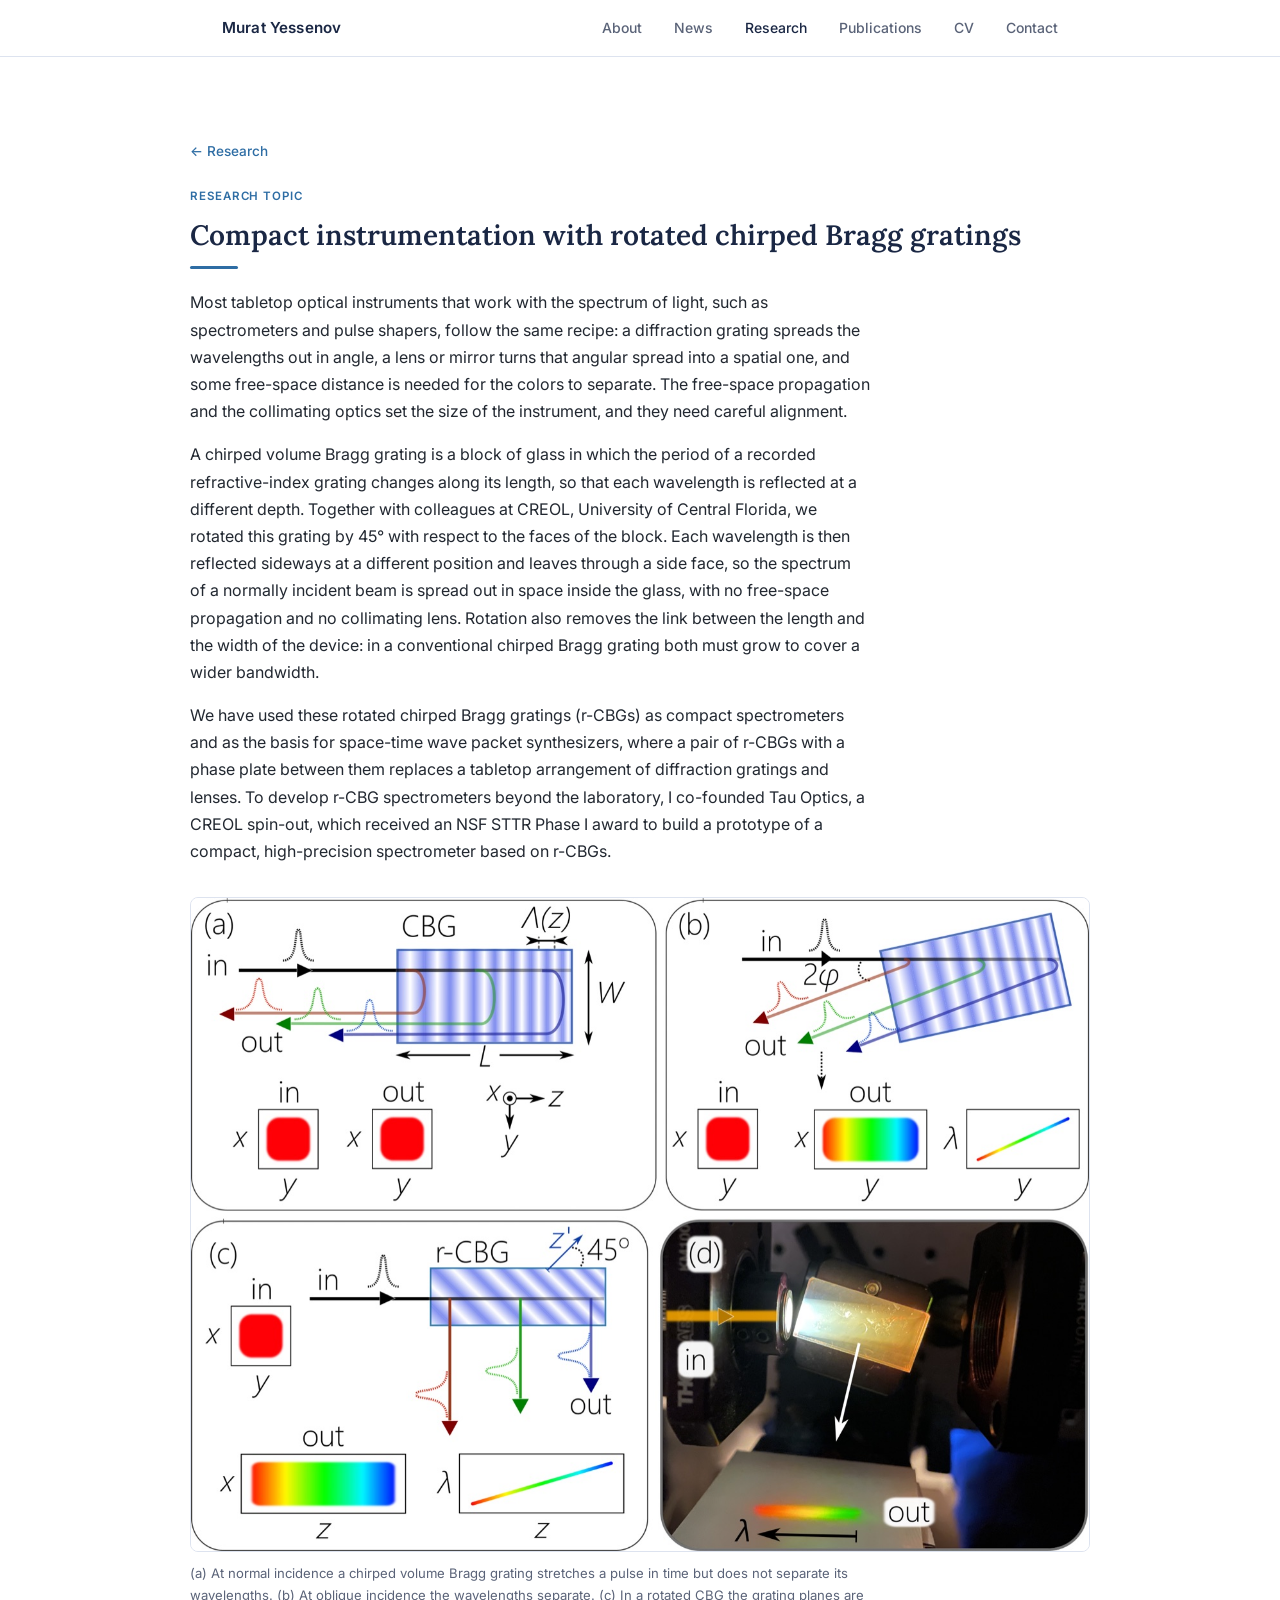
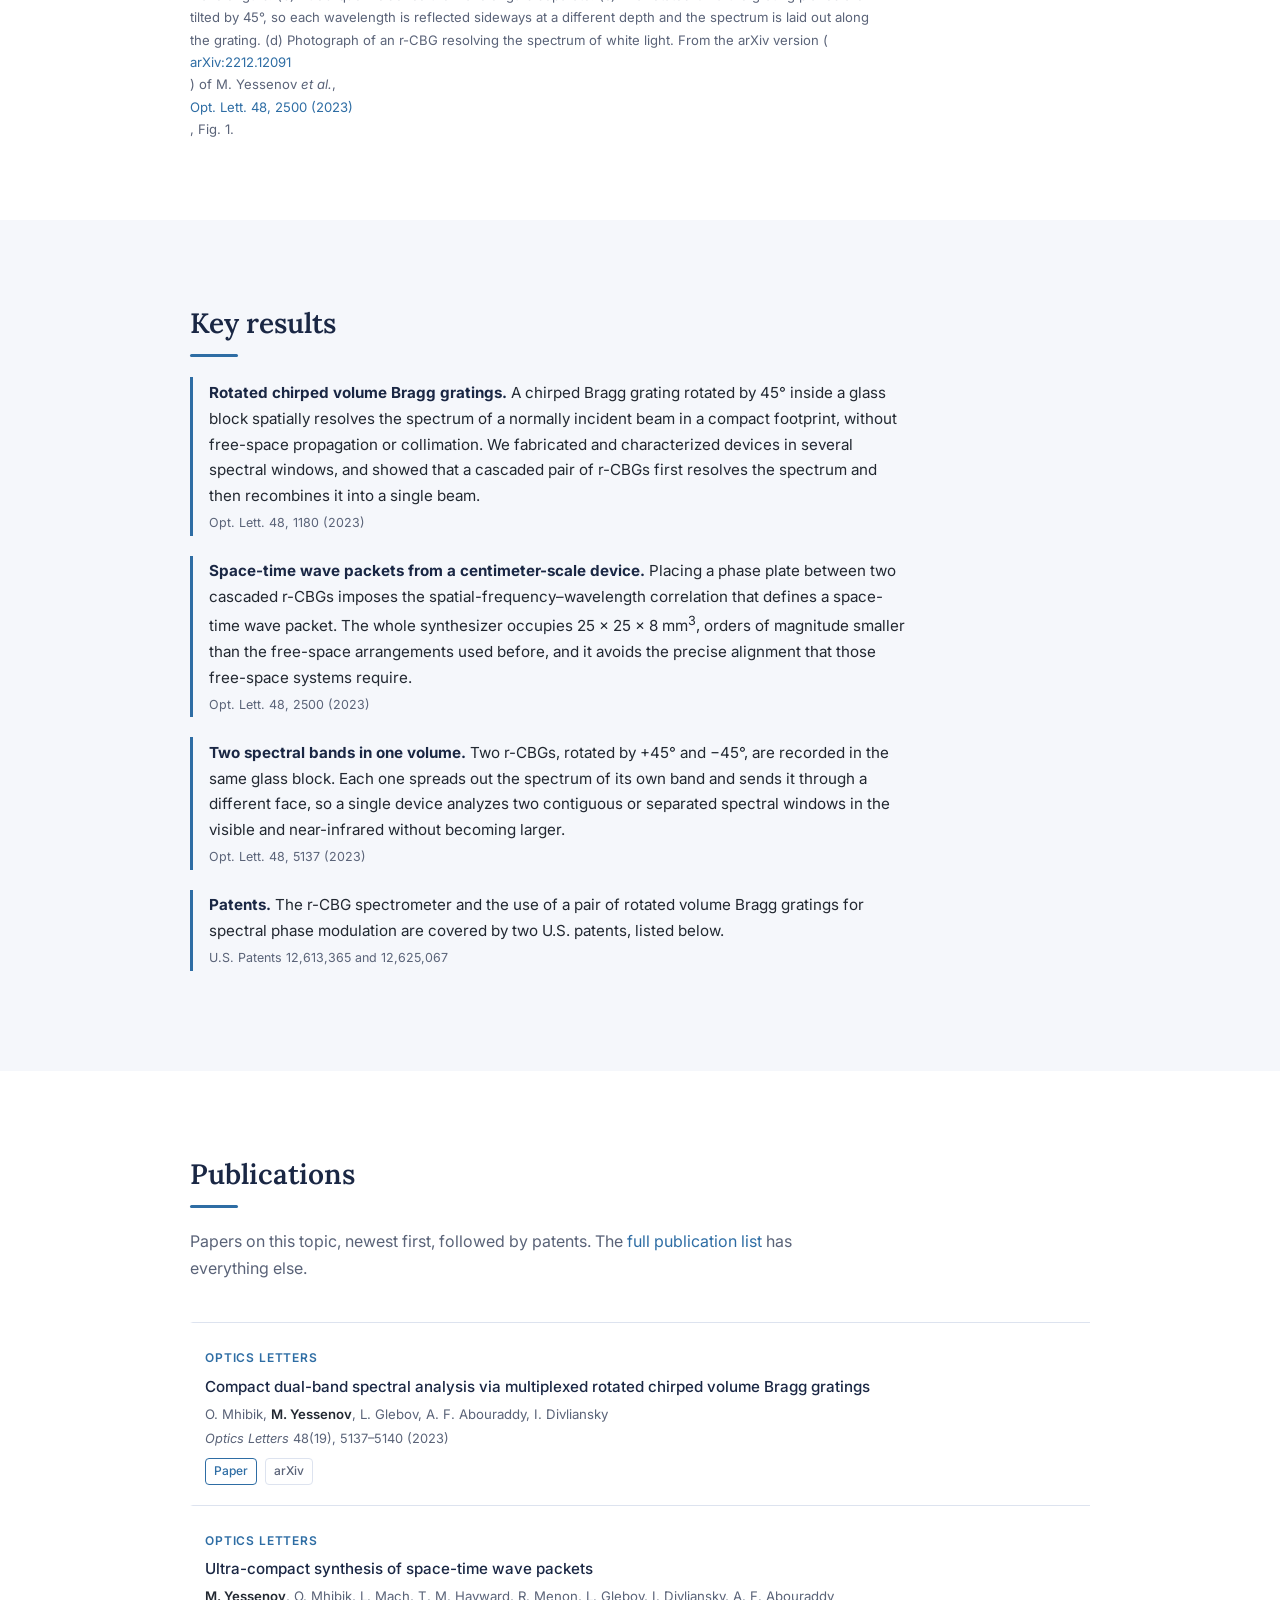
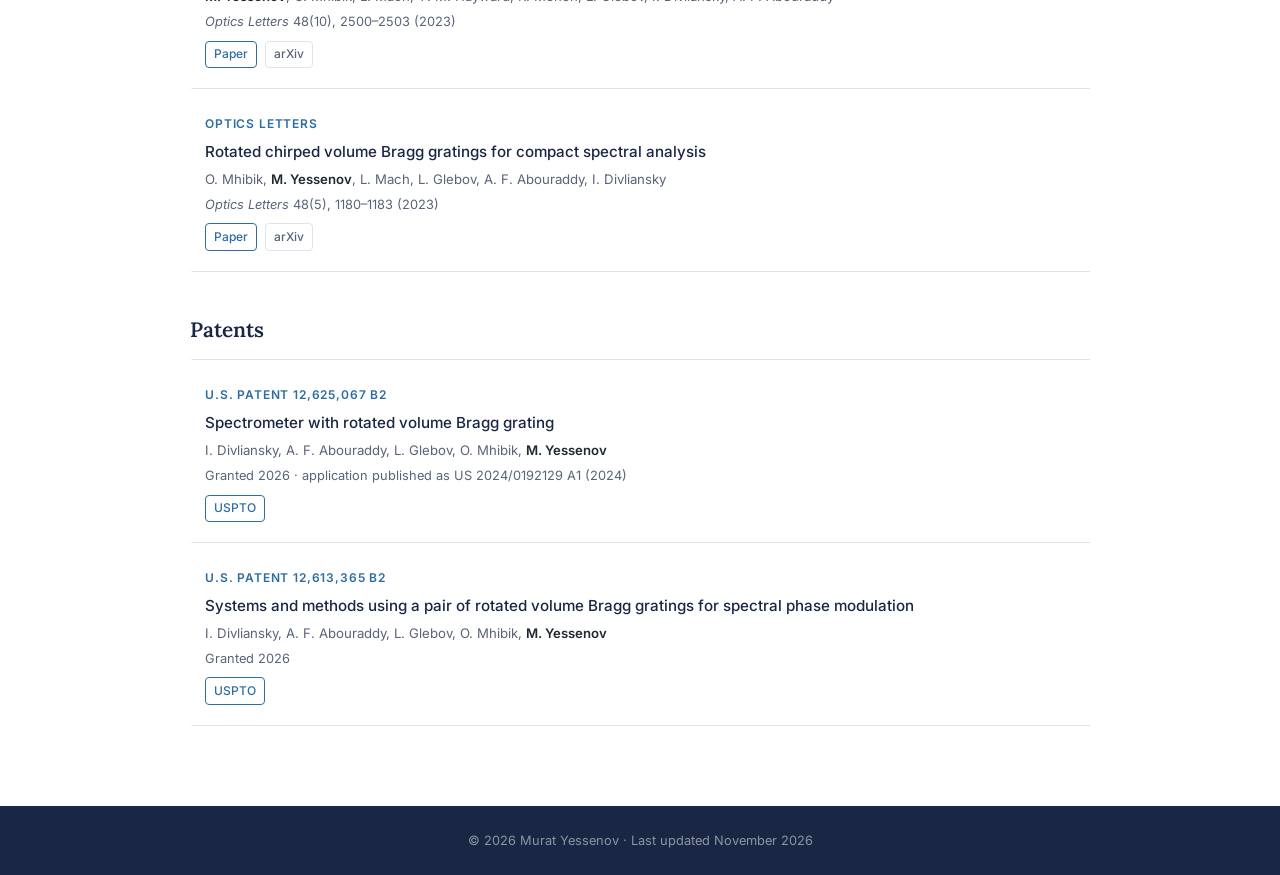
<file: research/compact-instrumentation.html>
<!DOCTYPE html>
<html lang="en">
<head>
  <meta charset="UTF-8" />
  <meta name="viewport" content="width=device-width, initial-scale=1.0" />
  <title>Compact instrumentation with rotated chirped Bragg gratings | Murat Yessenov</title>
  <meta name="description" content="Research on compact optical instruments built from rotated chirped volume Bragg gratings (r-CBGs): centimeter-scale spectral analysis, dual-band spectral analysis and ultra-compact synthesis of space-time wave packets. Overview, key results, publications and patents." />
  <meta name="author" content="Murat Yessenov" />
  <meta name="theme-color" content="#1a2744" />
  <link rel="canonical" href="https://yessenov.org/research/compact-instrumentation.html" />
  <script>document.documentElement.classList.add('js');</script>
  <link rel="icon" type="image/png" sizes="32x32" href="/assets/img/favicon-32.png" />
  <link rel="icon" type="image/png" sizes="512x512" href="/assets/img/icon-512.png" />
  <link rel="apple-touch-icon" href="/assets/img/apple-touch-icon.png" />
  <meta property="og:type" content="website" />
  <meta property="og:url" content="https://yessenov.org/research/compact-instrumentation.html" />
  <meta property="og:image" content="https://yessenov.org/assets/img/research/compact-instrumentation.jpg" />
  <meta property="og:image:alt" content="Portrait of Murat Yessenov" />
  <meta property="og:title" content="Compact instrumentation with rotated chirped Bragg gratings | Murat Yessenov" />
  <meta property="og:description" content="Rotated chirped volume Bragg gratings that spread and recombine a spectrum inside a glass block: compact spectral analysis and space-time wave packet synthesis. Overview, key results and publications." />
  <meta name="twitter:card" content="summary" />
  <meta name="twitter:title" content="Compact instrumentation with rotated chirped Bragg gratings | Murat Yessenov" />
  <meta name="twitter:description" content="Rotated chirped volume Bragg gratings that spread and recombine a spectrum inside a glass block: compact spectral analysis and space-time wave packet synthesis. Overview, key results and publications." />
  <meta name="twitter:image" content="https://yessenov.org/assets/img/research/compact-instrumentation.jpg" />
  <link rel="stylesheet" href="/assets/css/style.css" />
  <link rel="preconnect" href="https://fonts.googleapis.com" />
  <link rel="preconnect" href="https://fonts.gstatic.com" crossorigin />
  <link href="https://fonts.googleapis.com/css2?family=Inter:wght@300;400;500;600&family=Lora:ital,wght@0,400;0,600;1,400&display=swap" rel="stylesheet" />
</head>
<body>

  <!-- ── Navigation ── -->
  <header id="site-header">
    <nav>
      <a class="nav-name" href="/">Murat Yessenov</a>
      <ul class="nav-links" id="nav-links">
        <li><a href="/#about">About</a></li>
        <li><a href="/#news">News</a></li>
        <li><a href="/#research" aria-current="true">Research</a></li>
        <li><a href="/publications.html">Publications</a></li>
        <li><a href="/#cv">CV</a></li>
        <li><a href="/#contact">Contact</a></li>
      </ul>
      <button class="nav-toggle" aria-label="Toggle menu" aria-controls="nav-links" aria-expanded="false">&#9776;</button>
    </nav>
  </header>

    <main>

    <section id="topic-overview">
      <div class="section-inner">
        <a class="topic-back" href="/#research">&larr; Research</a>
        <p class="topic-kicker">Research topic</p>
        <h1 class="section-title">Compact instrumentation with rotated chirped Bragg gratings</h1>
        <div class="topic-text">
          <p>
            Most tabletop optical instruments that work with the spectrum of light, such as spectrometers and pulse
            shapers, follow the same recipe: a diffraction grating spreads the wavelengths out in angle, a lens or
            mirror turns that angular spread into a spatial one, and some free-space distance is needed for the
            colors to separate. The free-space propagation and the collimating optics set the size of the instrument,
            and they need careful alignment.
          </p>
          <p>
            A chirped volume Bragg grating is a block of glass in which the period of a
            recorded refractive-index grating changes along its length, so that each wavelength is reflected at a
            different depth. Together with colleagues at CREOL, University of Central Florida, we rotated this
            grating by 45&deg; with respect to the faces of the block. Each wavelength is then reflected sideways at a
            different position and leaves through a side face, so the spectrum of a normally incident beam is spread
            out in space inside the glass, with no free-space propagation and no collimating lens. Rotation also
            removes the link between the length and the width of the device: in a conventional chirped Bragg grating
            both must grow to cover a wider bandwidth.
          </p>
          <p>
            We have used these rotated chirped Bragg gratings (r-CBGs) as compact spectrometers and as the basis for
            space-time wave packet synthesizers, where a pair of r-CBGs with a phase plate between them replaces a
            tabletop arrangement of diffraction gratings and lenses. To develop r-CBG spectrometers
            beyond the laboratory, I co-founded Tau Optics, a CREOL spin-out, which received an NSF STTR Phase I award
            to build a prototype of a compact, high-precision spectrometer based on r-CBGs.
          </p>
        </div>
        <figure class="topic-figure">
          <a href="/assets/img/research/compact-instrumentation.jpg"><img src="/assets/img/research/compact-instrumentation.jpg" alt="How a rotated chirped volume Bragg grating resolves a spectrum: (a) a conventional CBG at normal incidence, (b) a CBG at oblique incidence, (c) an r-CBG that spreads the spectrum sideways at normal incidence, and (d) a photograph of an r-CBG resolving white light." width="1400" height="1018" loading="lazy" /></a>
          <figcaption>(a) At normal incidence a chirped volume Bragg grating stretches a pulse in time but does not separate its wavelengths. (b) At oblique incidence the wavelengths separate. (c) In a rotated CBG the grating planes are tilted by 45&deg;, so each wavelength is reflected sideways at a different depth and the spectrum is laid out along the grating. (d) Photograph of an r-CBG resolving the spectrum of white light. From the arXiv version (<a href="https://arxiv.org/abs/2212.12091">arXiv:2212.12091</a>) of M. Yessenov <em>et al.</em>, <a href="https://doi.org/10.1364/OL.483902">Opt. Lett. 48, 2500 (2023)</a>, Fig. 1.</figcaption>
        </figure>
      </div>
    </section>

    <section id="key-results">
      <div class="section-inner">
        <h2 class="section-title">Key results</h2>
        <ul class="key-results">
          <li>
            <strong>Rotated chirped volume Bragg gratings.</strong> A chirped Bragg grating rotated by 45&deg; inside a glass block spatially resolves the spectrum of a normally incident beam in a compact footprint, without free-space propagation or collimation. We fabricated and characterized devices in several spectral windows, and showed that a cascaded pair of r-CBGs first resolves the spectrum and then recombines it into a single beam.
            <span class="key-ref">Opt. Lett. 48, 1180 (2023)</span>
          </li>
          <li>
            <strong>Space-time wave packets from a centimeter-scale device.</strong> Placing a phase plate between two cascaded r-CBGs imposes the spatial-frequency&ndash;wavelength correlation that defines a space-time wave packet. The whole synthesizer occupies 25&nbsp;&times;&nbsp;25&nbsp;&times;&nbsp;8&nbsp;mm<sup>3</sup>, orders of magnitude smaller than the free-space arrangements used before, and it avoids the precise alignment that those free-space systems require.
            <span class="key-ref">Opt. Lett. 48, 2500 (2023)</span>
          </li>
          <li>
            <strong>Two spectral bands in one volume.</strong> Two r-CBGs, rotated by +45&deg; and &minus;45&deg;, are recorded in the same glass block. Each one spreads out the spectrum of its own band and sends it through a different face, so a single device analyzes two contiguous or separated spectral windows in the visible and near-infrared without becoming larger.
            <span class="key-ref">Opt. Lett. 48, 5137 (2023)</span>
          </li>
          <li>
            <strong>Patents.</strong> The r-CBG spectrometer and the use of a pair of rotated volume Bragg gratings for spectral phase modulation are covered by two U.S. patents, listed below.
            <span class="key-ref">U.S. Patents 12,613,365 and 12,625,067</span>
          </li>
        </ul>
      </div>
    </section>

    <section id="topic-publications">
      <div class="section-inner">
        <h2 class="section-title">Publications</h2>
        <p class="section-intro">Papers on this topic, newest first, followed by patents. The <a href="/publications.html">full publication list</a> has everything else.</p>
        <div class="pub-list">
          <div class="pub-item">
            <div class="pub-venue">Optics Letters</div>
            <p class="pub-title"><a href="https://doi.org/10.1364/OL.498216" target="_blank" rel="noopener noreferrer">Compact dual-band spectral analysis via multiplexed rotated chirped volume Bragg gratings</a></p>
            <p class="pub-authors">O. Mhibik, <strong>M. Yessenov</strong>, L. Glebov, A. F. Abouraddy, I. Divliansky</p>
            <p class="pub-cite"><em>Optics Letters</em> 48(19), 5137&ndash;5140 (2023)</p>
            <div class="pub-links">
              <a href="https://doi.org/10.1364/OL.498216" target="_blank" rel="noopener noreferrer" class="pub-link">Paper</a>
              <a href="https://arxiv.org/abs/2307.06180" target="_blank" rel="noopener noreferrer" class="pub-link pub-link--preprint">arXiv</a>
            </div>
          </div>

          <div class="pub-item">
            <div class="pub-venue">Optics Letters</div>
            <p class="pub-title"><a href="https://doi.org/10.1364/OL.483902" target="_blank" rel="noopener noreferrer">Ultra-compact synthesis of space-time wave packets</a></p>
            <p class="pub-authors"><strong>M. Yessenov</strong>, O. Mhibik, L. Mach, T. M. Hayward, R. Menon, L. Glebov, I. Divliansky, A. F. Abouraddy</p>
            <p class="pub-cite"><em>Optics Letters</em> 48(10), 2500&ndash;2503 (2023)</p>
            <div class="pub-links">
              <a href="https://doi.org/10.1364/OL.483902" target="_blank" rel="noopener noreferrer" class="pub-link">Paper</a>
              <a href="https://arxiv.org/abs/2212.12091" target="_blank" rel="noopener noreferrer" class="pub-link pub-link--preprint">arXiv</a>
            </div>
          </div>

          <div class="pub-item">
            <div class="pub-venue">Optics Letters</div>
            <p class="pub-title"><a href="https://opg.optica.org/ol/abstract.cfm?uri=ol-48-5-1180" target="_blank" rel="noopener noreferrer">Rotated chirped volume Bragg gratings for compact spectral analysis</a></p>
            <p class="pub-authors">O. Mhibik, <strong>M. Yessenov</strong>, L. Mach, L. Glebov, A. F. Abouraddy, I. Divliansky</p>
            <p class="pub-cite"><em>Optics Letters</em> 48(5), 1180&ndash;1183 (2023)</p>
            <div class="pub-links">
              <a href="https://opg.optica.org/ol/abstract.cfm?uri=ol-48-5-1180" target="_blank" rel="noopener noreferrer" class="pub-link">Paper</a>
              <a href="https://arxiv.org/abs/2212.09871" target="_blank" rel="noopener noreferrer" class="pub-link pub-link--preprint">arXiv</a>
            </div>
          </div>
        </div>

        <h3 class="pub-year">Patents</h3>
        <div class="pub-list">
          <div class="pub-item">
            <div class="pub-venue">U.S. Patent 12,625,067 B2</div>
            <p class="pub-title">Spectrometer with rotated volume Bragg grating</p>
            <p class="pub-authors">I. Divliansky, A. F. Abouraddy, L. Glebov, O. Mhibik, <strong>M. Yessenov</strong></p>
            <p class="pub-cite">Granted 2026 &middot; application published as US 2024/0192129 A1 (2024)</p>
            <div class="pub-links">
              <a href="https://image-ppubs.uspto.gov/dirsearch-public/print/downloadPdf/12625067" target="_blank" rel="noopener noreferrer" class="pub-link">USPTO</a>
            </div>
          </div>

          <div class="pub-item">
            <div class="pub-venue">U.S. Patent 12,613,365 B2</div>
            <p class="pub-title">Systems and methods using a pair of rotated volume Bragg gratings for spectral phase modulation</p>
            <p class="pub-authors">I. Divliansky, A. F. Abouraddy, L. Glebov, O. Mhibik, <strong>M. Yessenov</strong></p>
            <p class="pub-cite">Granted 2026</p>
            <div class="pub-links">
              <a href="https://image-ppubs.uspto.gov/dirsearch-public/print/downloadPdf/12613365" target="_blank" rel="noopener noreferrer" class="pub-link">USPTO</a>
            </div>
          </div>
        </div>
      </div>
    </section>

</main>

  <footer>
    <p>&copy; 2026 Murat Yessenov &middot; Last updated November 2026</p>
  </footer>

  <script src="/assets/js/main.js"></script>
</body>
</html>
</file>
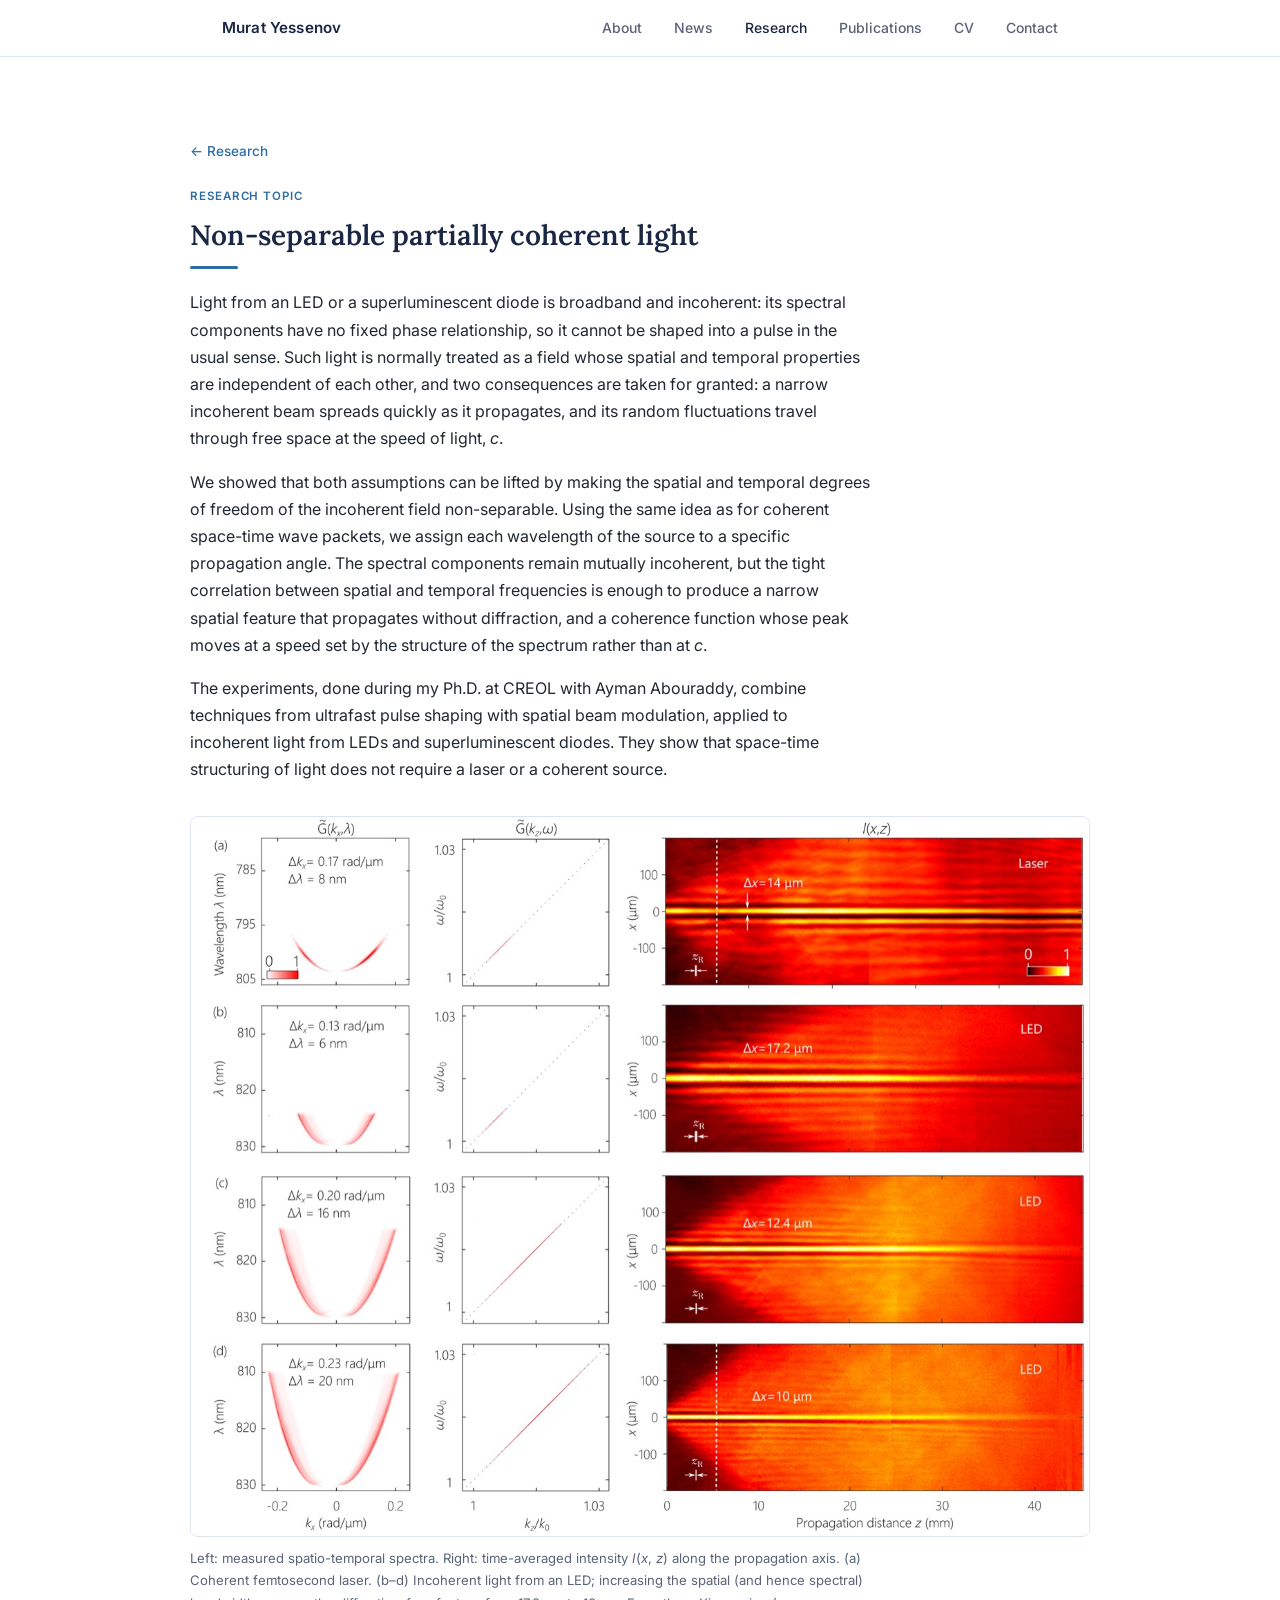
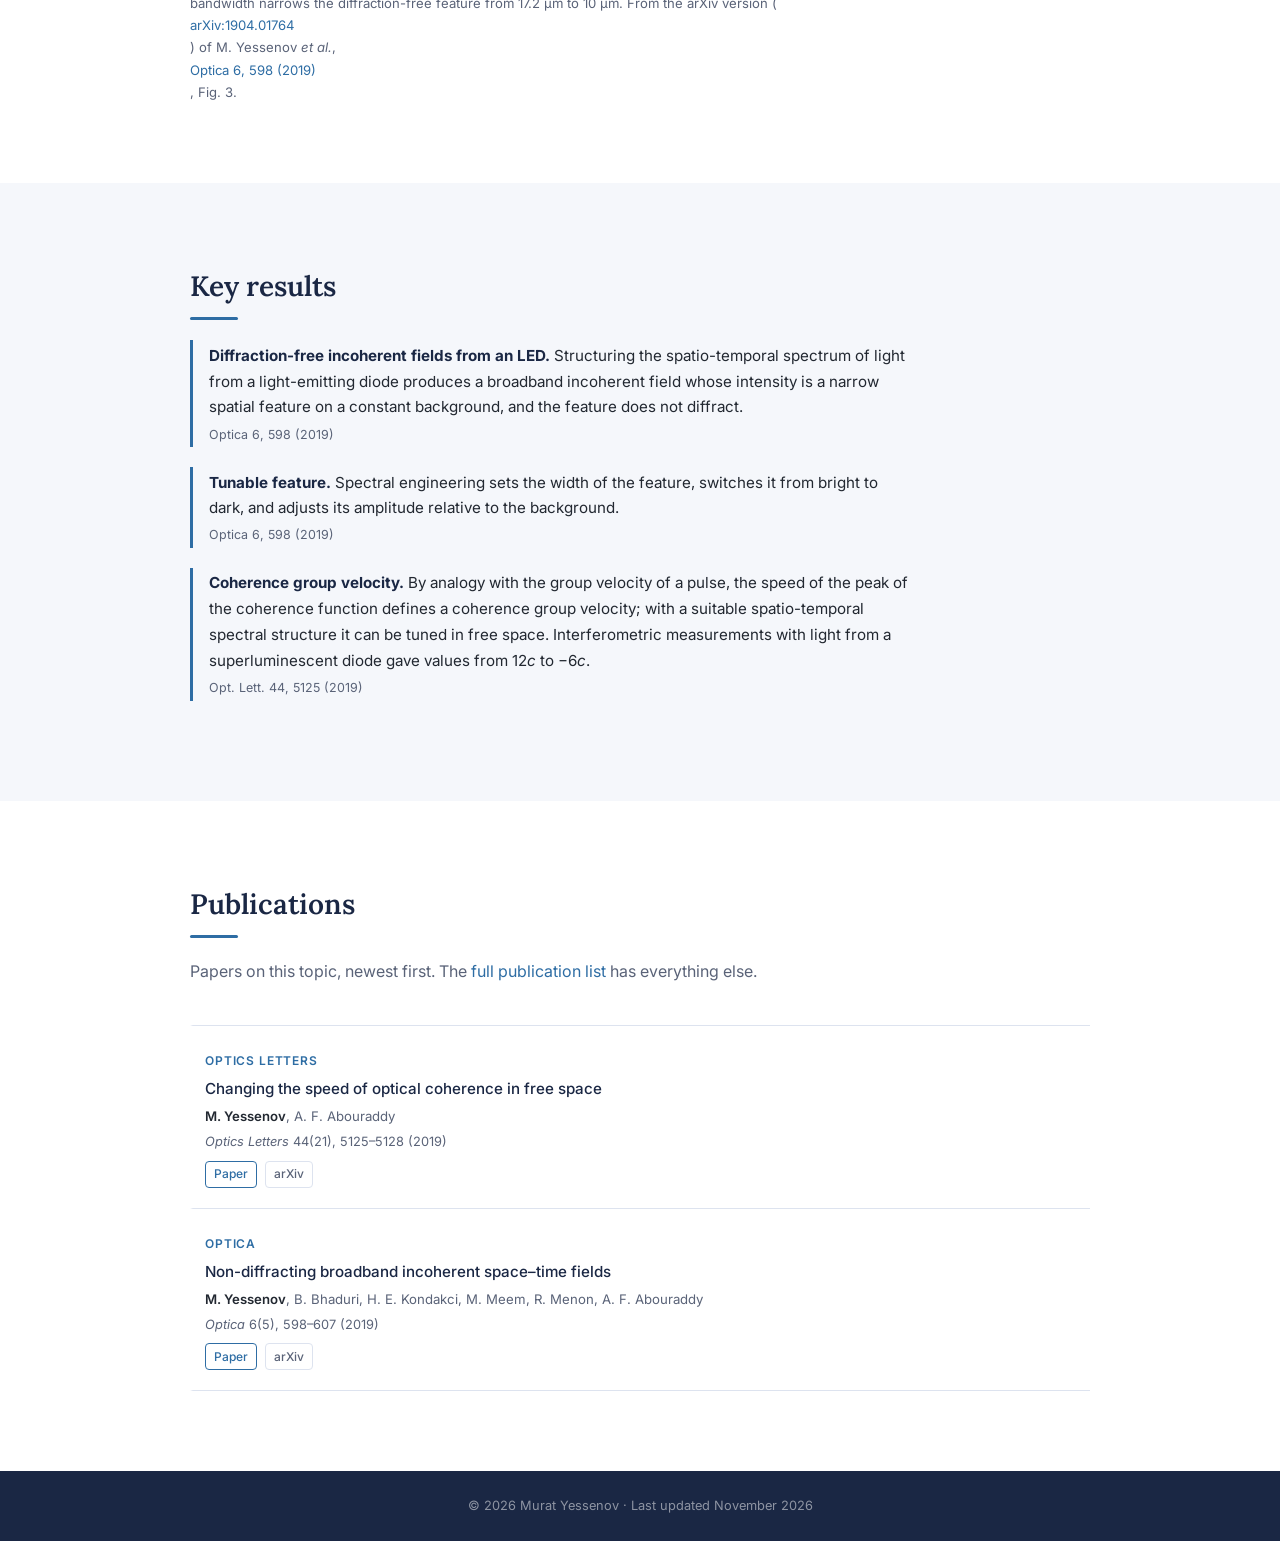
<file: research/partially-coherent-light.html>
<!DOCTYPE html>
<html lang="en">
<head>
  <meta charset="UTF-8" />
  <meta name="viewport" content="width=device-width, initial-scale=1.0" />
  <title>Non-separable partially coherent light | Murat Yessenov</title>
  <meta name="description" content="Research on non-separable partially coherent light: broadband incoherent fields from LEDs and superluminescent diodes whose spatial and temporal frequencies are correlated, so that they resist diffraction and their coherence travels at a tunable speed. Overview, key results and publications." />
  <meta name="author" content="Murat Yessenov" />
  <meta name="theme-color" content="#1a2744" />
  <link rel="canonical" href="https://yessenov.org/research/partially-coherent-light.html" />
  <script>document.documentElement.classList.add('js');</script>
  <link rel="icon" type="image/png" sizes="32x32" href="/assets/img/favicon-32.png" />
  <link rel="icon" type="image/png" sizes="512x512" href="/assets/img/icon-512.png" />
  <link rel="apple-touch-icon" href="/assets/img/apple-touch-icon.png" />
  <meta property="og:type" content="website" />
  <meta property="og:url" content="https://yessenov.org/research/partially-coherent-light.html" />
  <meta property="og:image" content="https://yessenov.org/assets/img/research/partially-coherent-light.jpg" />
  <meta property="og:image:alt" content="Portrait of Murat Yessenov" />
  <meta property="og:title" content="Non-separable partially coherent light | Murat Yessenov" />
  <meta property="og:description" content="Broadband incoherent light that resists diffraction and whose coherence travels at a tunable speed: overview, key results and publications." />
  <meta name="twitter:card" content="summary" />
  <meta name="twitter:title" content="Non-separable partially coherent light | Murat Yessenov" />
  <meta name="twitter:description" content="Broadband incoherent light that resists diffraction and whose coherence travels at a tunable speed: overview, key results and publications." />
  <meta name="twitter:image" content="https://yessenov.org/assets/img/research/partially-coherent-light.jpg" />
  <link rel="stylesheet" href="/assets/css/style.css" />
  <link rel="preconnect" href="https://fonts.googleapis.com" />
  <link rel="preconnect" href="https://fonts.gstatic.com" crossorigin />
  <link href="https://fonts.googleapis.com/css2?family=Inter:wght@300;400;500;600&family=Lora:ital,wght@0,400;0,600;1,400&display=swap" rel="stylesheet" />
</head>
<body>

  <!-- ── Navigation ── -->
  <header id="site-header">
    <nav>
      <a class="nav-name" href="/">Murat Yessenov</a>
      <ul class="nav-links" id="nav-links">
        <li><a href="/#about">About</a></li>
        <li><a href="/#news">News</a></li>
        <li><a href="/#research" aria-current="true">Research</a></li>
        <li><a href="/publications.html">Publications</a></li>
        <li><a href="/#cv">CV</a></li>
        <li><a href="/#contact">Contact</a></li>
      </ul>
      <button class="nav-toggle" aria-label="Toggle menu" aria-controls="nav-links" aria-expanded="false">&#9776;</button>
    </nav>
  </header>

    <main>

    <section id="topic-overview">
      <div class="section-inner">
        <a class="topic-back" href="/#research">&larr; Research</a>
        <p class="topic-kicker">Research topic</p>
        <h1 class="section-title">Non-separable partially coherent light</h1>
        <div class="topic-text">
          <p>
            Light from an LED or a superluminescent diode is broadband and incoherent: its spectral components have no
            fixed phase relationship, so it cannot be shaped into a pulse in the usual sense. Such light is normally
            treated as a field whose spatial and temporal properties are independent of each other, and two consequences
            are taken for granted: a narrow incoherent beam spreads quickly as it propagates, and its random fluctuations
            travel through free space at the speed of light, <em>c</em>.
          </p>
          <p>
            We showed that both assumptions can be lifted by making the spatial and temporal degrees of freedom of the
            incoherent field non-separable. Using the same idea as for coherent space-time wave packets, we assign each
            wavelength of the source to a specific propagation angle. The spectral components remain mutually incoherent,
            but the tight correlation between spatial and temporal frequencies is enough to produce a narrow
            spatial feature that propagates without diffraction, and a coherence function whose peak moves at a speed
            set by the structure of the spectrum rather than at <em>c</em>.
          </p>
          <p>
            The experiments, done during my Ph.D. at CREOL with Ayman Abouraddy, combine techniques from ultrafast pulse
            shaping with spatial beam modulation, applied to incoherent light from LEDs and superluminescent diodes.
            They show that space-time structuring of light does not require a laser or a coherent source.
          </p>
        </div>
        <figure class="topic-figure">
          <a href="/assets/img/research/partially-coherent-light.jpg"><img src="/assets/img/research/partially-coherent-light.jpg" alt="Measured spatio-temporal spectra and time-averaged intensity versus propagation distance for space-time fields from a femtosecond laser (a) and from an LED (b–d); the LED fields keep a narrow central feature over tens of millimeters." width="1300" height="1042" loading="lazy" /></a>
          <figcaption>Left: measured spatio-temporal spectra. Right: time-averaged intensity <em>I</em>(<em>x</em>, <em>z</em>) along the propagation axis. (a) Coherent femtosecond laser. (b–d) Incoherent light from an LED; increasing the spatial (and hence spectral) bandwidth narrows the diffraction-free feature from 17.2&nbsp;&micro;m to 10&nbsp;&micro;m. From the arXiv version (<a href="https://arxiv.org/abs/1904.01764">arXiv:1904.01764</a>) of M. Yessenov <em>et al.</em>, <a href="https://doi.org/10.1364/OPTICA.6.000598">Optica 6, 598 (2019)</a>, Fig. 3.</figcaption>
        </figure>
      </div>
    </section>

    <section id="key-results">
      <div class="section-inner">
        <h2 class="section-title">Key results</h2>
        <ul class="key-results">
          <li>
            <strong>Diffraction-free incoherent fields from an LED.</strong> Structuring the spatio-temporal spectrum of light from a light-emitting diode produces a broadband incoherent field whose intensity is a narrow spatial feature on a constant background, and the feature does not diffract.
            <span class="key-ref">Optica 6, 598 (2019)</span>
          </li>
          <li>
            <strong>Tunable feature.</strong> Spectral engineering sets the width of the feature, switches it from bright to dark, and adjusts its amplitude relative to the background.
            <span class="key-ref">Optica 6, 598 (2019)</span>
          </li>
          <li>
            <strong>Coherence group velocity.</strong> By analogy with the group velocity of a pulse, the speed of the peak of the coherence function defines a coherence group velocity; with a suitable spatio-temporal spectral structure it can be tuned in free space. Interferometric measurements with light from a superluminescent diode gave values from 12<em>c</em> to &minus;6<em>c</em>.
            <span class="key-ref">Opt. Lett. 44, 5125 (2019)</span>
          </li>
        </ul>
      </div>
    </section>

    <section id="topic-publications">
      <div class="section-inner">
        <h2 class="section-title">Publications</h2>
        <p class="section-intro">Papers on this topic, newest first. The <a href="/publications.html">full publication list</a> has everything else.</p>
        <div class="pub-list">
          <div class="pub-item">
            <div class="pub-venue">Optics Letters</div>
            <p class="pub-title"><a href="https://doi.org/10.1364/OL.44.005125" target="_blank" rel="noopener noreferrer">Changing the speed of optical coherence in free space</a></p>
            <p class="pub-authors"><strong>M. Yessenov</strong>, A. F. Abouraddy</p>
            <p class="pub-cite"><em>Optics Letters</em> 44(21), 5125&ndash;5128 (2019)</p>
            <div class="pub-links">
              <a href="https://doi.org/10.1364/OL.44.005125" target="_blank" rel="noopener noreferrer" class="pub-link">Paper</a>
              <a href="https://arxiv.org/abs/1910.05612" target="_blank" rel="noopener noreferrer" class="pub-link pub-link--preprint">arXiv</a>
            </div>
          </div>

          <div class="pub-item">
            <div class="pub-venue">Optica</div>
            <p class="pub-title"><a href="https://opg.optica.org/optica/abstract.cfm?uri=optica-6-5-598" target="_blank" rel="noopener noreferrer">Non-diffracting broadband incoherent space&ndash;time fields</a></p>
            <p class="pub-authors"><strong>M. Yessenov</strong>, B. Bhaduri, H. E. Kondakci, M. Meem, R. Menon, A. F. Abouraddy</p>
            <p class="pub-cite"><em>Optica</em> 6(5), 598&ndash;607 (2019)</p>
            <div class="pub-links">
              <a href="https://opg.optica.org/optica/abstract.cfm?uri=optica-6-5-598" target="_blank" rel="noopener noreferrer" class="pub-link">Paper</a>
              <a href="https://arxiv.org/abs/1904.01764" target="_blank" rel="noopener noreferrer" class="pub-link pub-link--preprint">arXiv</a>
            </div>
          </div>
        </div>
      </div>
    </section>

  </main>

  <footer>
    <p>&copy; 2026 Murat Yessenov &middot; Last updated November 2026</p>
  </footer>

  <script src="/assets/js/main.js"></script>
</body>
</html>
</file>
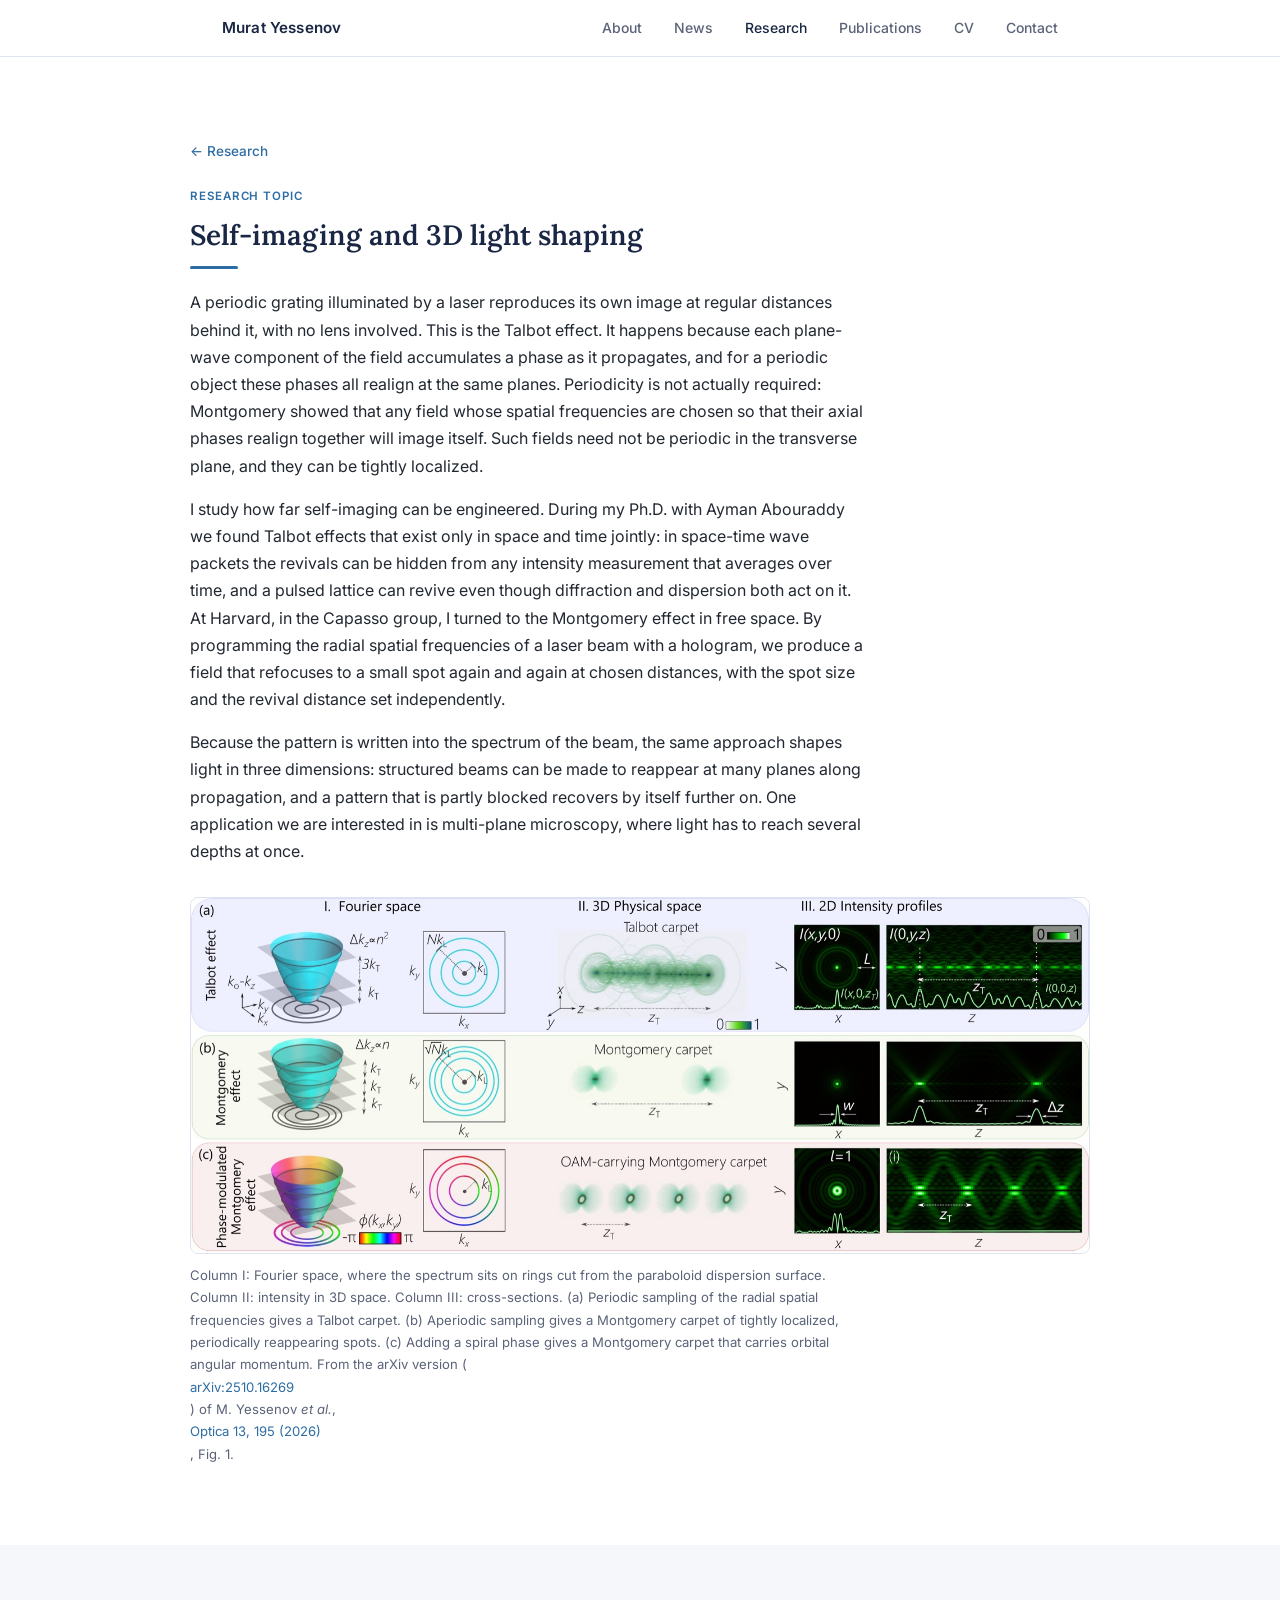
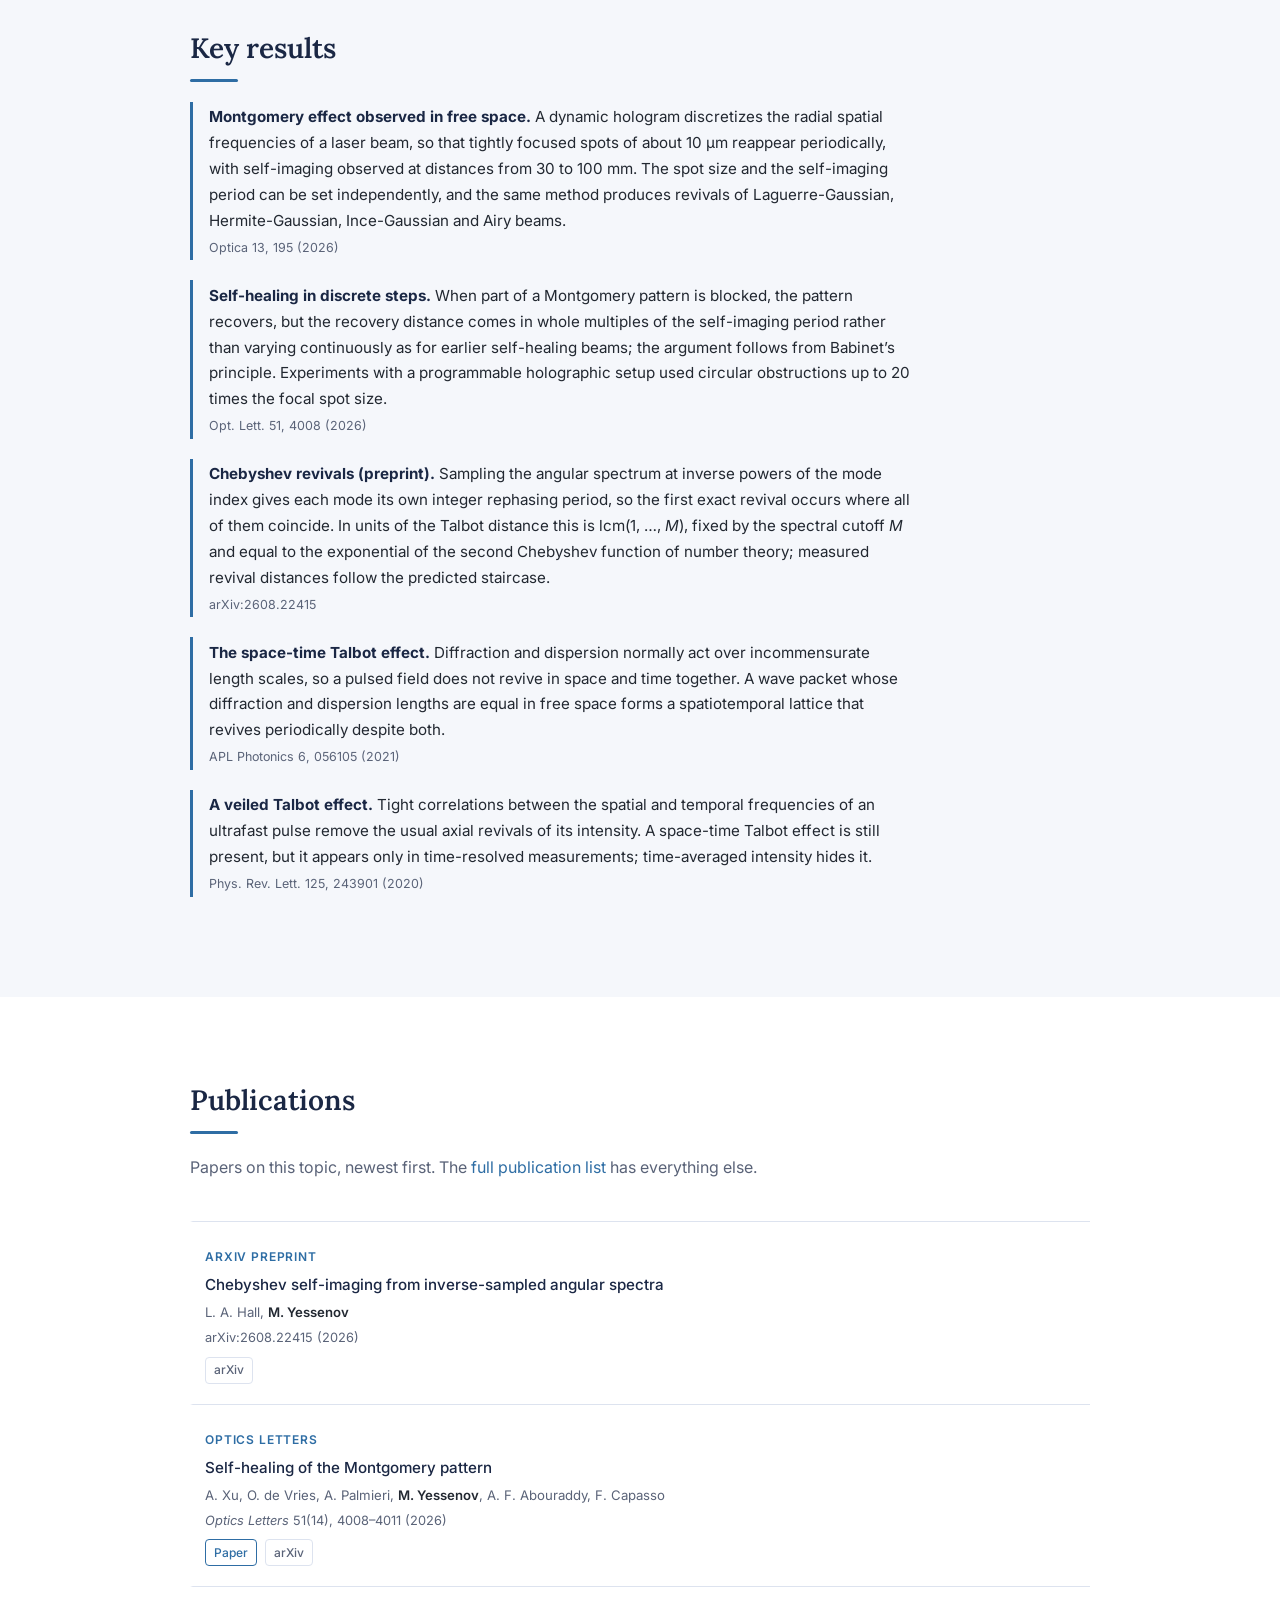
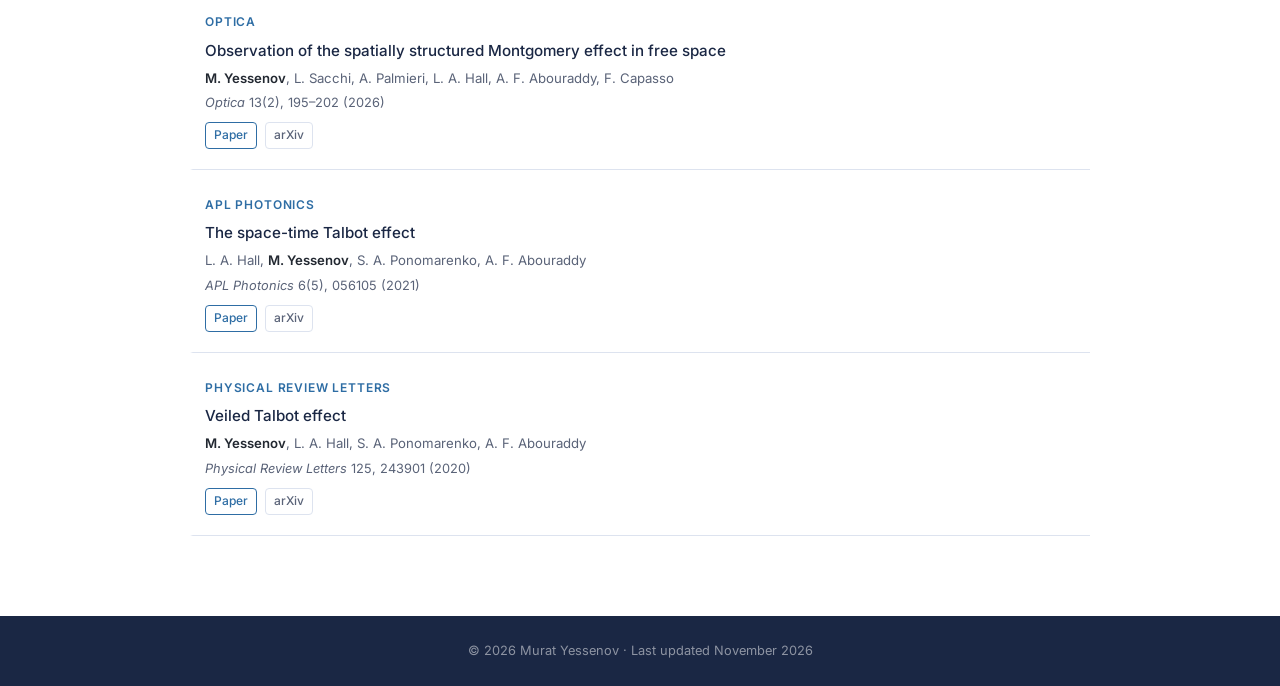
<file: research/self-imaging.html>
<!DOCTYPE html>
<html lang="en">
<head>
  <meta charset="UTF-8" />
  <meta name="viewport" content="width=device-width, initial-scale=1.0" />
  <title>Self-imaging and 3D light shaping | Murat Yessenov</title>
  <meta name="description" content="Research on self-imaging and three-dimensional light shaping: the Talbot effect in space-time wave packets and the Montgomery effect in free space, where a programmed beam reforms tightly focused spots at chosen distances. Overview, key results and publications." />
  <meta name="author" content="Murat Yessenov" />
  <meta name="theme-color" content="#1a2744" />
  <link rel="canonical" href="https://yessenov.org/research/self-imaging.html" />
  <script>document.documentElement.classList.add('js');</script>
  <link rel="icon" type="image/png" sizes="32x32" href="/assets/img/favicon-32.png" />
  <link rel="icon" type="image/png" sizes="512x512" href="/assets/img/icon-512.png" />
  <link rel="apple-touch-icon" href="/assets/img/apple-touch-icon.png" />
  <meta property="og:type" content="website" />
  <meta property="og:url" content="https://yessenov.org/research/self-imaging.html" />
  <meta property="og:image" content="https://yessenov.org/assets/img/research/self-imaging.jpg" />
  <meta property="og:image:alt" content="Portrait of Murat Yessenov" />
  <meta property="og:title" content="Self-imaging and 3D light shaping | Murat Yessenov" />
  <meta property="og:description" content="Light fields that reproduce themselves at chosen distances: space-time Talbot effects and the Montgomery effect in free space. Overview, key results and publications." />
  <meta name="twitter:card" content="summary" />
  <meta name="twitter:title" content="Self-imaging and 3D light shaping | Murat Yessenov" />
  <meta name="twitter:description" content="Light fields that reproduce themselves at chosen distances: space-time Talbot effects and the Montgomery effect in free space. Overview, key results and publications." />
  <meta name="twitter:image" content="https://yessenov.org/assets/img/research/self-imaging.jpg" />
  <link rel="stylesheet" href="/assets/css/style.css" />
  <link rel="preconnect" href="https://fonts.googleapis.com" />
  <link rel="preconnect" href="https://fonts.gstatic.com" crossorigin />
  <link href="https://fonts.googleapis.com/css2?family=Inter:wght@300;400;500;600&family=Lora:ital,wght@0,400;0,600;1,400&display=swap" rel="stylesheet" />
</head>
<body>

  <!-- ── Navigation ── -->
  <header id="site-header">
    <nav>
      <a class="nav-name" href="/">Murat Yessenov</a>
      <ul class="nav-links" id="nav-links">
        <li><a href="/#about">About</a></li>
        <li><a href="/#news">News</a></li>
        <li><a href="/#research" aria-current="true">Research</a></li>
        <li><a href="/publications.html">Publications</a></li>
        <li><a href="/#cv">CV</a></li>
        <li><a href="/#contact">Contact</a></li>
      </ul>
      <button class="nav-toggle" aria-label="Toggle menu" aria-controls="nav-links" aria-expanded="false">&#9776;</button>
    </nav>
  </header>

    <main>

    <section id="topic-overview">
      <div class="section-inner">
        <a class="topic-back" href="/#research">&larr; Research</a>
        <p class="topic-kicker">Research topic</p>
        <h1 class="section-title">Self-imaging and 3D light shaping</h1>
        <div class="topic-text">
          <p>
            A periodic grating illuminated by a laser reproduces its own image at regular distances behind it, with no
            lens involved. This is the Talbot effect. It happens because each plane-wave component of the field
            accumulates a phase as it propagates, and for a periodic object these phases all realign at the same planes.
            Periodicity is not actually required: Montgomery showed that any field whose spatial frequencies are chosen
            so that their axial phases realign together will image itself. Such fields need not be periodic in the
            transverse plane, and they can be tightly localized.
          </p>
          <p>
            I study how far self-imaging can be engineered. During my Ph.D. with Ayman Abouraddy we found Talbot
            effects that exist only in space and time jointly: in space-time wave packets the revivals can be hidden
            from any intensity measurement that averages over time, and a pulsed lattice can revive even though
            diffraction and dispersion both act on it. At Harvard, in the Capasso group, I turned to the Montgomery
            effect in free space. By programming the radial spatial frequencies of a laser beam with a hologram, we
            produce a field that refocuses to a small spot again and again at chosen distances, with the spot size and
            the revival distance set independently.
          </p>
          <p>
            Because the pattern is written into the spectrum of the beam, the same approach shapes light in three
            dimensions: structured beams can be made to reappear at many planes along propagation, and a pattern that
            is partly blocked recovers by itself further on. One application we are interested in is multi-plane
            microscopy, where light has to reach several depths at once.
          </p>
        </div>
        <figure class="topic-figure">
          <a href="/assets/img/research/self-imaging.jpg"><img src="/assets/img/research/self-imaging.jpg" alt="Concept of the Talbot and Montgomery effects: spatial spectra sampled on the paraboloid dispersion surface, the resulting 3D intensity carpets, and their cross-sections, for (a) the Talbot effect, (b) the Montgomery effect and (c) an orbital-angular-momentum-carrying Montgomery field." width="1600" height="633" loading="lazy" /></a>
          <figcaption>Column I: Fourier space, where the spectrum sits on rings cut from the paraboloid dispersion surface. Column II: intensity in 3D space. Column III: cross-sections. (a) Periodic sampling of the radial spatial frequencies gives a Talbot carpet. (b) Aperiodic sampling gives a Montgomery carpet of tightly localized, periodically reappearing spots. (c) Adding a spiral phase gives a Montgomery carpet that carries orbital angular momentum. From the arXiv version (<a href="https://arxiv.org/abs/2510.16269">arXiv:2510.16269</a>) of M. Yessenov <em>et al.</em>, <a href="https://doi.org/10.1364/OPTICA.582198">Optica 13, 195 (2026)</a>, Fig. 1.</figcaption>
        </figure>
      </div>
    </section>

    <section id="key-results">
      <div class="section-inner">
        <h2 class="section-title">Key results</h2>
        <ul class="key-results">
          <li>
            <strong>Montgomery effect observed in free space.</strong> A dynamic hologram discretizes the radial spatial frequencies of a laser beam, so that tightly focused spots of about 10&nbsp;&micro;m reappear periodically, with self-imaging observed at distances from 30 to 100&nbsp;mm. The spot size and the self-imaging period can be set independently, and the same method produces revivals of Laguerre-Gaussian, Hermite-Gaussian, Ince-Gaussian and Airy beams.
            <span class="key-ref">Optica 13, 195 (2026)</span>
          </li>
          <li>
            <strong>Self-healing in discrete steps.</strong> When part of a Montgomery pattern is blocked, the pattern recovers, but the recovery distance comes in whole multiples of the self-imaging period rather than varying continuously as for earlier self-healing beams; the argument follows from Babinet&rsquo;s principle. Experiments with a programmable holographic setup used circular obstructions up to 20 times the focal spot size.
            <span class="key-ref">Opt. Lett. 51, 4008 (2026)</span>
          </li>
          <li>
            <strong>Chebyshev revivals (preprint).</strong> Sampling the angular spectrum at inverse powers of the mode index gives each mode its own integer rephasing period, so the first exact revival occurs where all of them coincide. In units of the Talbot distance this is lcm(1,&nbsp;&hellip;,&nbsp;<em>M</em>), fixed by the spectral cutoff <em>M</em> and equal to the exponential of the second Chebyshev function of number theory; measured revival distances follow the predicted staircase.
            <span class="key-ref">arXiv:2608.22415</span>
          </li>
          <li>
            <strong>The space-time Talbot effect.</strong> Diffraction and dispersion normally act over incommensurate length scales, so a pulsed field does not revive in space and time together. A wave packet whose diffraction and dispersion lengths are equal in free space forms a spatiotemporal lattice that revives periodically despite both.
            <span class="key-ref">APL Photonics 6, 056105 (2021)</span>
          </li>
          <li>
            <strong>A veiled Talbot effect.</strong> Tight correlations between the spatial and temporal frequencies of an ultrafast pulse remove the usual axial revivals of its intensity. A space-time Talbot effect is still present, but it appears only in time-resolved measurements; time-averaged intensity hides it.
            <span class="key-ref">Phys. Rev. Lett. 125, 243901 (2020)</span>
          </li>
        </ul>
      </div>
    </section>

    <section id="topic-publications">
      <div class="section-inner">
        <h2 class="section-title">Publications</h2>
        <p class="section-intro">Papers on this topic, newest first. The <a href="/publications.html">full publication list</a> has everything else.</p>
        <div class="pub-list">
          <div class="pub-item">
            <div class="pub-venue">arXiv preprint</div>
            <p class="pub-title"><a href="https://arxiv.org/abs/2608.22415" target="_blank" rel="noopener noreferrer">Chebyshev self-imaging from inverse-sampled angular spectra</a></p>
            <p class="pub-authors">L. A. Hall, <strong>M. Yessenov</strong></p>
            <p class="pub-cite">arXiv:2608.22415 (2026)</p>
            <div class="pub-links">
              <a href="https://arxiv.org/abs/2608.22415" target="_blank" rel="noopener noreferrer" class="pub-link pub-link--preprint">arXiv</a>
            </div>
          </div>

          <div class="pub-item">
            <div class="pub-venue">Optics Letters</div>
            <p class="pub-title"><a href="https://doi.org/10.1364/OL.605394" target="_blank" rel="noopener noreferrer">Self-healing of the Montgomery pattern</a></p>
            <p class="pub-authors">A. Xu, O. de Vries, A. Palmieri, <strong>M. Yessenov</strong>, A. F. Abouraddy, F. Capasso</p>
            <p class="pub-cite"><em>Optics Letters</em> 51(14), 4008&ndash;4011 (2026)</p>
            <div class="pub-links">
              <a href="https://doi.org/10.1364/OL.605394" target="_blank" rel="noopener noreferrer" class="pub-link">Paper</a>
              <a href="https://arxiv.org/abs/2605.18318" target="_blank" rel="noopener noreferrer" class="pub-link pub-link--preprint">arXiv</a>
            </div>
          </div>

          <div class="pub-item">
            <div class="pub-venue">Optica</div>
            <p class="pub-title"><a href="https://doi.org/10.1364/OPTICA.582198" target="_blank" rel="noopener noreferrer">Observation of the spatially structured Montgomery effect in free space</a></p>
            <p class="pub-authors"><strong>M. Yessenov</strong>, L. Sacchi, A. Palmieri, L. A. Hall, A. F. Abouraddy, F. Capasso</p>
            <p class="pub-cite"><em>Optica</em> 13(2), 195&ndash;202 (2026)</p>
            <div class="pub-links">
              <a href="https://doi.org/10.1364/OPTICA.582198" target="_blank" rel="noopener noreferrer" class="pub-link">Paper</a>
              <a href="https://arxiv.org/abs/2510.16269" target="_blank" rel="noopener noreferrer" class="pub-link pub-link--preprint">arXiv</a>
            </div>
          </div>

          <div class="pub-item">
            <div class="pub-venue">APL Photonics</div>
            <p class="pub-title"><a href="https://doi.org/10.1063/5.0045310" target="_blank" rel="noopener noreferrer">The space-time Talbot effect</a></p>
            <p class="pub-authors">L. A. Hall, <strong>M. Yessenov</strong>, S. A. Ponomarenko, A. F. Abouraddy</p>
            <p class="pub-cite"><em>APL Photonics</em> 6(5), 056105 (2021)</p>
            <div class="pub-links">
              <a href="https://doi.org/10.1063/5.0045310" target="_blank" rel="noopener noreferrer" class="pub-link">Paper</a>
              <a href="https://arxiv.org/abs/2102.06769" target="_blank" rel="noopener noreferrer" class="pub-link pub-link--preprint">arXiv</a>
            </div>
          </div>

          <div class="pub-item">
            <div class="pub-venue">Physical Review Letters</div>
            <p class="pub-title"><a href="https://doi.org/10.1103/PhysRevLett.125.243901" target="_blank" rel="noopener noreferrer">Veiled Talbot effect</a></p>
            <p class="pub-authors"><strong>M. Yessenov</strong>, L. A. Hall, S. A. Ponomarenko, A. F. Abouraddy</p>
            <p class="pub-cite"><em>Physical Review Letters</em> 125, 243901 (2020)</p>
            <div class="pub-links">
              <a href="https://doi.org/10.1103/PhysRevLett.125.243901" target="_blank" rel="noopener noreferrer" class="pub-link">Paper</a>
              <a href="https://arxiv.org/abs/2004.04875" target="_blank" rel="noopener noreferrer" class="pub-link pub-link--preprint">arXiv</a>
            </div>
          </div>
        </div>
      </div>
    </section>

</main>

  <footer>
    <p>&copy; 2026 Murat Yessenov &middot; Last updated November 2026</p>
  </footer>

  <script src="/assets/js/main.js"></script>
</body>
</html>
</file>
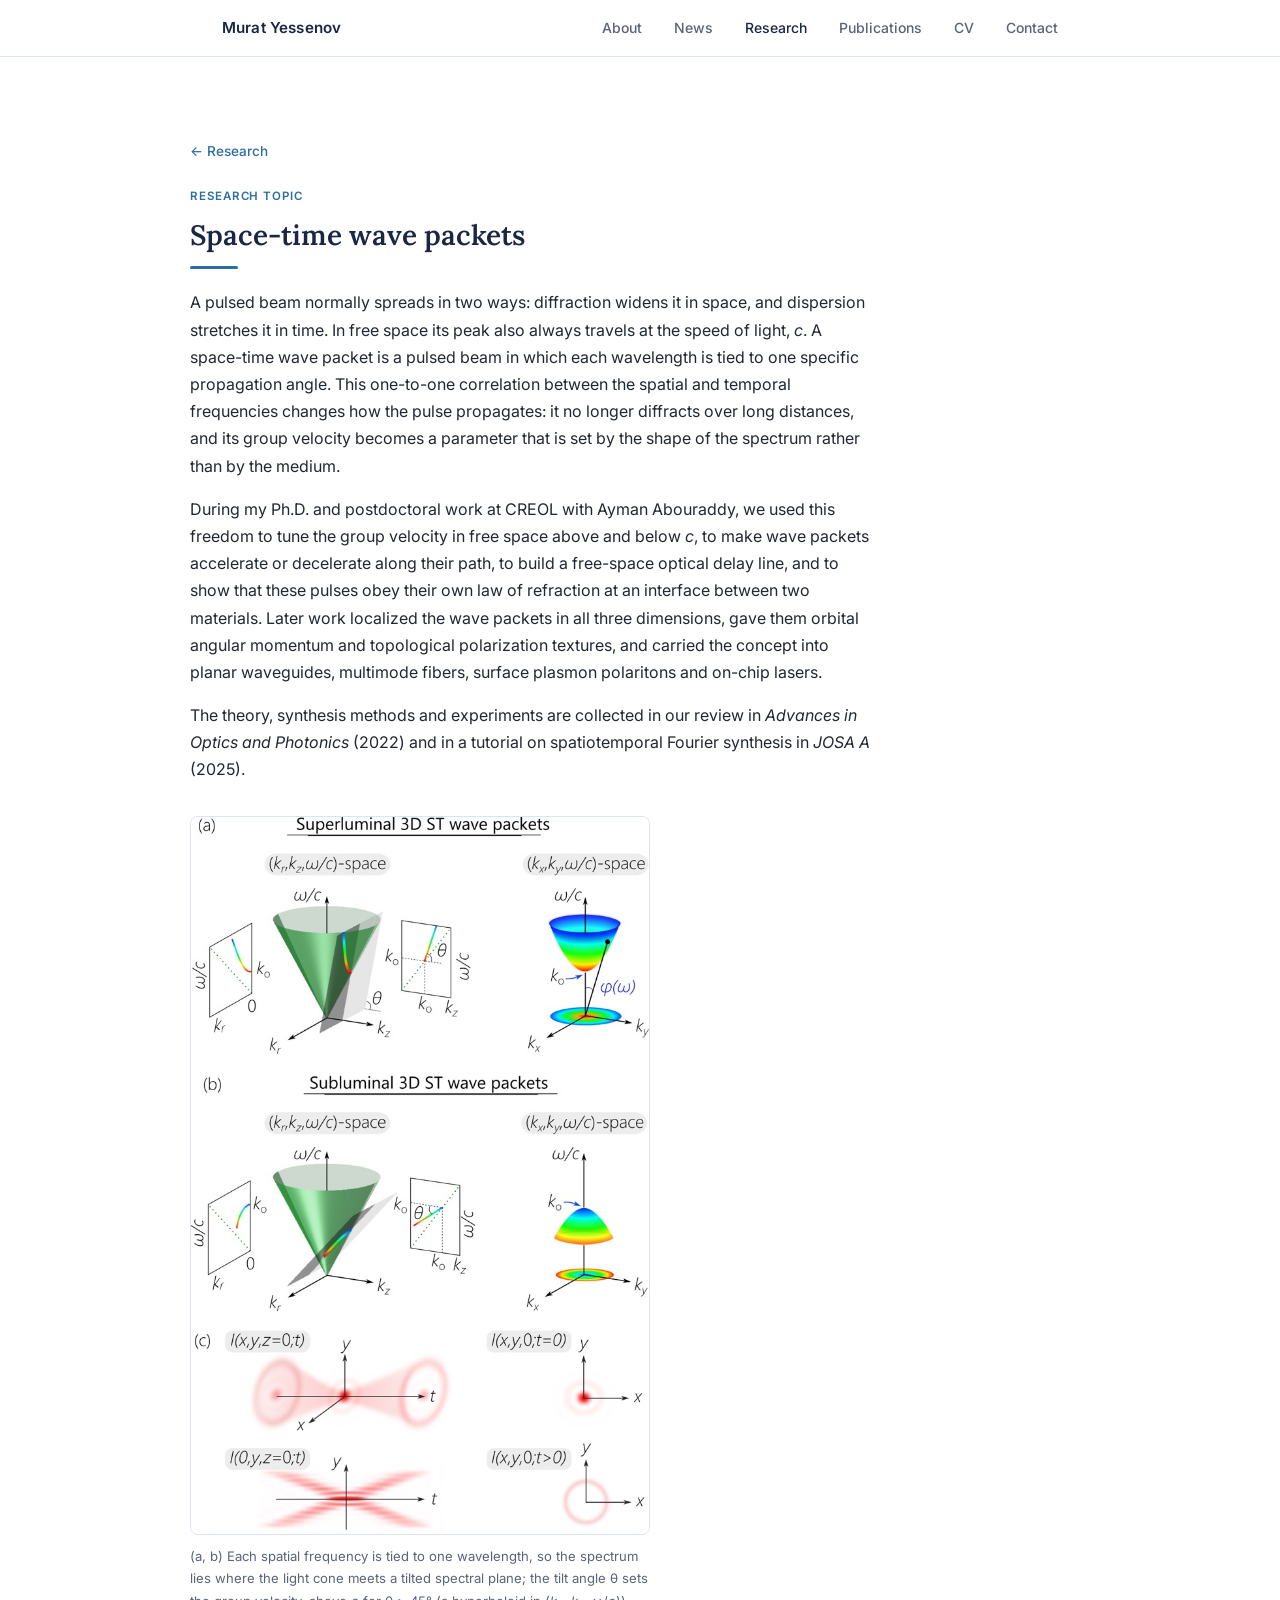
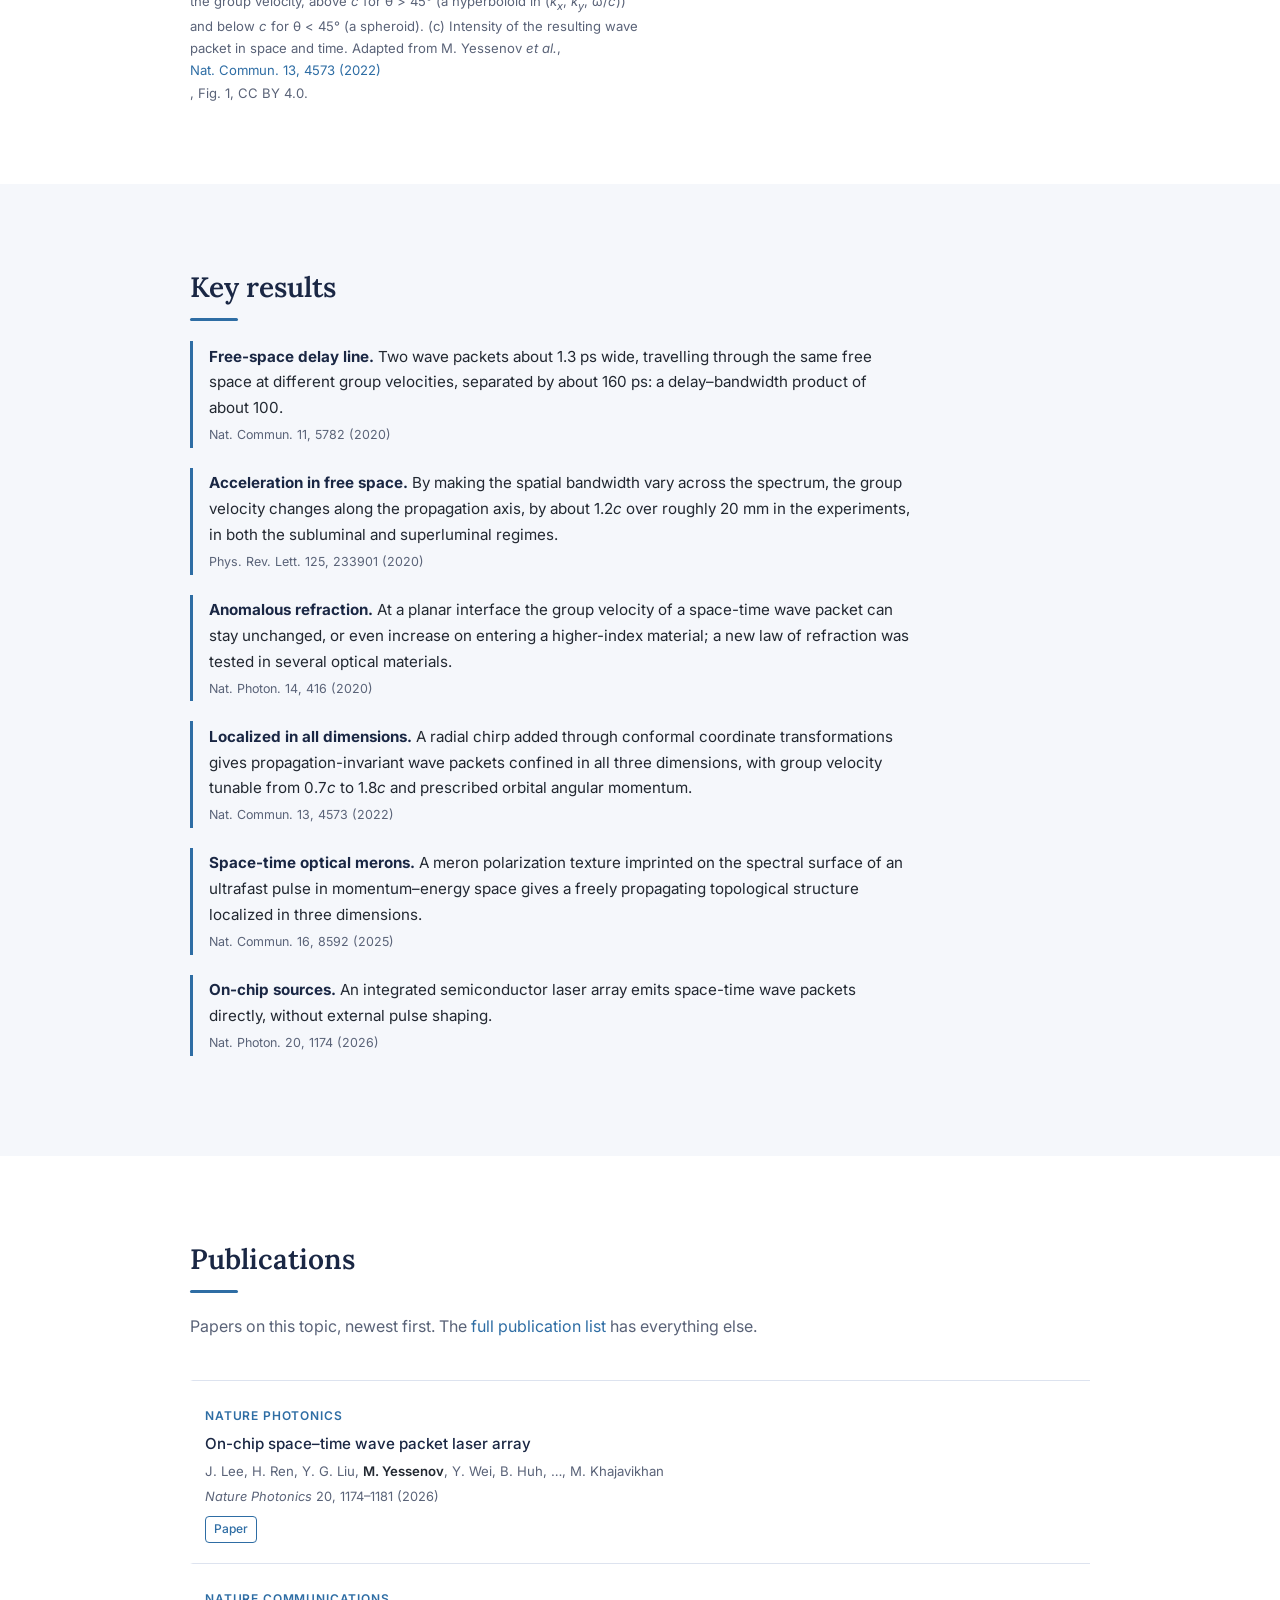
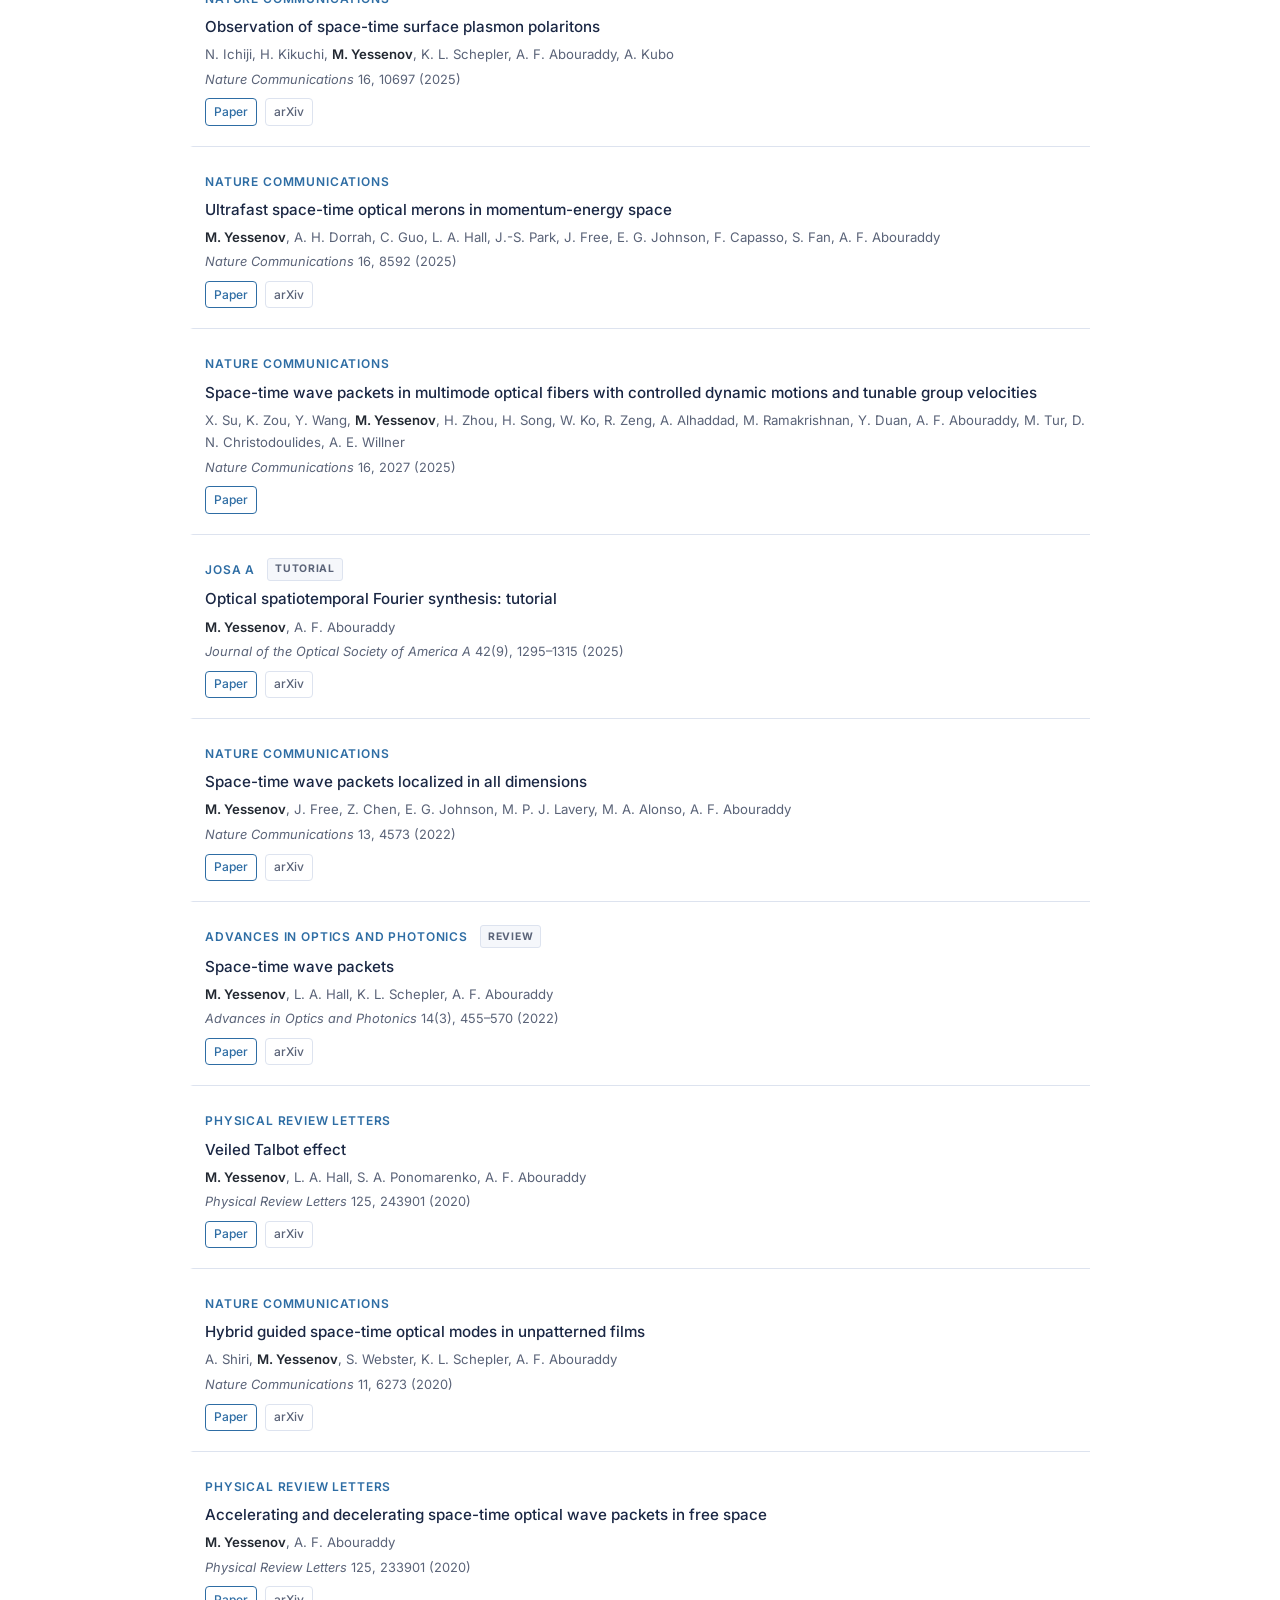
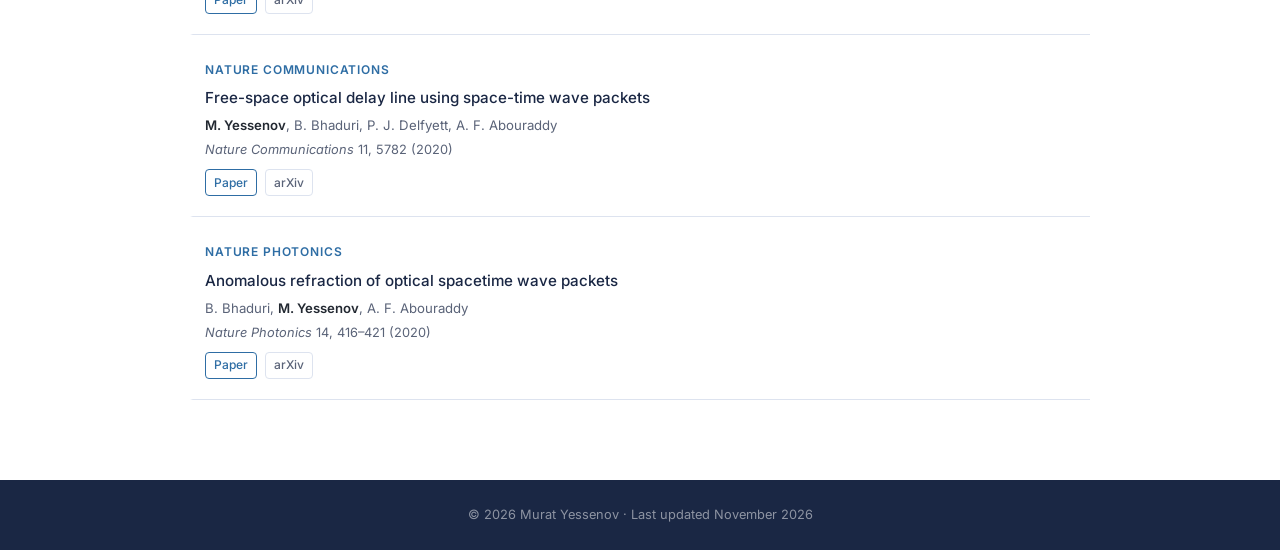
<file: research/space-time-wave-packets.html>
<!DOCTYPE html>
<html lang="en">
<head>
  <meta charset="UTF-8" />
  <meta name="viewport" content="width=device-width, initial-scale=1.0" />
  <title>Space-time wave packets | Murat Yessenov</title>
  <meta name="description" content="Research on space-time wave packets: pulsed beams whose spatial and spectral structure is correlated so that they propagate without diffraction and with a group velocity set by design. Overview, key results and publications." />
  <meta name="author" content="Murat Yessenov" />
  <meta name="theme-color" content="#1a2744" />
  <link rel="canonical" href="https://yessenov.org/research/space-time-wave-packets.html" />
  <script>document.documentElement.classList.add('js');</script>
  <link rel="icon" type="image/png" sizes="32x32" href="/assets/img/favicon-32.png" />
  <link rel="icon" type="image/png" sizes="512x512" href="/assets/img/icon-512.png" />
  <link rel="apple-touch-icon" href="/assets/img/apple-touch-icon.png" />
  <meta property="og:type" content="website" />
  <meta property="og:url" content="https://yessenov.org/research/space-time-wave-packets.html" />
  <meta property="og:image" content="https://yessenov.org/assets/img/research/space-time-wave-packets.jpg" />
  <meta property="og:image:alt" content="Portrait of Murat Yessenov" />
  <meta property="og:title" content="Space-time wave packets | Murat Yessenov" />
  <meta property="og:description" content="Pulsed beams that propagate without diffraction and with a group velocity set by design: overview, key results and publications." />
  <meta name="twitter:card" content="summary" />
  <meta name="twitter:title" content="Space-time wave packets | Murat Yessenov" />
  <meta name="twitter:description" content="Pulsed beams that propagate without diffraction and with a group velocity set by design: overview, key results and publications." />
  <meta name="twitter:image" content="https://yessenov.org/assets/img/research/space-time-wave-packets.jpg" />
  <link rel="stylesheet" href="/assets/css/style.css" />
  <link rel="preconnect" href="https://fonts.googleapis.com" />
  <link rel="preconnect" href="https://fonts.gstatic.com" crossorigin />
  <link href="https://fonts.googleapis.com/css2?family=Inter:wght@300;400;500;600&family=Lora:ital,wght@0,400;0,600;1,400&display=swap" rel="stylesheet" />
</head>
<body>

  <!-- ── Navigation ── -->
  <header id="site-header">
    <nav>
      <a class="nav-name" href="/">Murat Yessenov</a>
      <ul class="nav-links" id="nav-links">
        <li><a href="/#about">About</a></li>
        <li><a href="/#news">News</a></li>
        <li><a href="/#research" aria-current="true">Research</a></li>
        <li><a href="/publications.html">Publications</a></li>
        <li><a href="/#cv">CV</a></li>
        <li><a href="/#contact">Contact</a></li>
      </ul>
      <button class="nav-toggle" aria-label="Toggle menu" aria-controls="nav-links" aria-expanded="false">&#9776;</button>
    </nav>
  </header>

    <main>

    <section id="topic-overview">
      <div class="section-inner">
        <a class="topic-back" href="/#research">&larr; Research</a>
        <p class="topic-kicker">Research topic</p>
        <h1 class="section-title">Space-time wave packets</h1>
        <div class="topic-text">
          <p>
            A pulsed beam normally spreads in two ways: diffraction widens it in space, and dispersion stretches it in time.
            In free space its peak also always travels at the speed of light, <em>c</em>.
            A space-time wave packet is a pulsed beam in which each wavelength is tied to one specific propagation angle.
            This one-to-one correlation between the spatial and temporal frequencies changes how the pulse propagates:
            it no longer diffracts over long distances, and its group velocity becomes a parameter that is set by the
            shape of the spectrum rather than by the medium.
          </p>
          <p>
            During my Ph.D. and postdoctoral work at CREOL with Ayman Abouraddy, we used this freedom to tune the group velocity
            in free space above and below <em>c</em>, to make wave packets accelerate or decelerate along their path,
            to build a free-space optical delay line, and to show that these pulses obey their own law of refraction at
            an interface between two materials. Later work localized the wave packets in all three dimensions,
            gave them orbital angular momentum and topological polarization textures, and carried the concept into
            planar waveguides, multimode fibers, surface plasmon polaritons and on-chip lasers.
          </p>
          <p>
            The theory, synthesis methods and experiments are collected in our review in
            <em>Advances in Optics and Photonics</em> (2022) and in a tutorial on spatiotemporal Fourier synthesis in
            <em>JOSA&nbsp;A</em> (2025).
          </p>
        </div>
        <figure class="topic-figure topic-figure--narrow">
          <a href="/assets/img/research/space-time-wave-packets.jpg"><img src="/assets/img/research/space-time-wave-packets.jpg" alt="Spectral support of three-dimensional space-time wave packets on the light cone, (a) superluminal and (b) subluminal, and (c) the resulting intensity profile, localized in all three spatial dimensions and in time." width="702" height="1100" loading="lazy" /></a>
          <figcaption>(a, b) Each spatial frequency is tied to one wavelength, so the spectrum lies where the light cone meets a tilted spectral plane; the tilt angle &theta; sets the group velocity, above <em>c</em> for &theta; &gt; 45&deg; (a hyperboloid in (<em>k<sub>x</sub></em>, <em>k<sub>y</sub></em>, &omega;/<em>c</em>)) and below <em>c</em> for &theta; &lt; 45&deg; (a spheroid). (c) Intensity of the resulting wave packet in space and time. Adapted from M. Yessenov <em>et al.</em>, <a href="https://doi.org/10.1038/s41467-022-32240-0">Nat. Commun. 13, 4573 (2022)</a>, Fig. 1, CC BY 4.0.</figcaption>
        </figure>
      </div>
    </section>

    <section id="key-results">
      <div class="section-inner">
        <h2 class="section-title">Key results</h2>
        <ul class="key-results">
          <li>
            <strong>Free-space delay line.</strong> Two wave packets about 1.3&nbsp;ps wide, travelling through the same free space at different group velocities, separated by about 160&nbsp;ps: a delay&ndash;bandwidth product of about 100.
            <span class="key-ref">Nat. Commun. 11, 5782 (2020)</span>
          </li>
          <li>
            <strong>Acceleration in free space.</strong> By making the spatial bandwidth vary across the spectrum, the group velocity changes along the propagation axis, by about 1.2<em>c</em> over roughly 20&nbsp;mm in the experiments, in both the subluminal and superluminal regimes.
            <span class="key-ref">Phys. Rev. Lett. 125, 233901 (2020)</span>
          </li>
          <li>
            <strong>Anomalous refraction.</strong> At a planar interface the group velocity of a space-time wave packet can stay unchanged, or even increase on entering a higher-index material; a new law of refraction was tested in several optical materials.
            <span class="key-ref">Nat. Photon. 14, 416 (2020)</span>
          </li>
          <li>
            <strong>Localized in all dimensions.</strong> A radial chirp added through conformal coordinate transformations gives propagation-invariant wave packets confined in all three dimensions, with group velocity tunable from 0.7<em>c</em> to 1.8<em>c</em> and prescribed orbital angular momentum.
            <span class="key-ref">Nat. Commun. 13, 4573 (2022)</span>
          </li>
          <li>
            <strong>Space-time optical merons.</strong> A meron polarization texture imprinted on the spectral surface of an ultrafast pulse in momentum&ndash;energy space gives a freely propagating topological structure localized in three dimensions.
            <span class="key-ref">Nat. Commun. 16, 8592 (2025)</span>
          </li>
          <li>
            <strong>On-chip sources.</strong> An integrated semiconductor laser array emits space-time wave packets directly, without external pulse shaping.
            <span class="key-ref">Nat. Photon. 20, 1174 (2026)</span>
          </li>
        </ul>
      </div>
    </section>

    <section id="topic-publications">
      <div class="section-inner">
        <h2 class="section-title">Publications</h2>
        <p class="section-intro">Papers on this topic, newest first. The <a href="/publications.html">full publication list</a> has everything else.</p>
        <div class="pub-list">
          <div class="pub-item">
            <div class="pub-venue">Nature Photonics</div>
            <p class="pub-title"><a href="https://doi.org/10.1038/s41566-026-02003-0" target="_blank" rel="noopener noreferrer">On-chip space&ndash;time wave packet laser array</a></p>
            <p class="pub-authors">J. Lee, H. Ren, Y. G. Liu, <strong>M. Yessenov</strong>, Y. Wei, B. Huh, &hellip;, M. Khajavikhan</p>
            <p class="pub-cite"><em>Nature Photonics</em> 20, 1174&ndash;1181 (2026)</p>
            <div class="pub-links">
              <a href="https://doi.org/10.1038/s41566-026-02003-0" target="_blank" rel="noopener noreferrer" class="pub-link">Paper</a>
            </div>
          </div>

          <div class="pub-item">
            <div class="pub-venue">Nature Communications</div>
            <p class="pub-title"><a href="https://doi.org/10.1038/s41467-025-65289-8" target="_blank" rel="noopener noreferrer">Observation of space-time surface plasmon polaritons</a></p>
            <p class="pub-authors">N. Ichiji, H. Kikuchi, <strong>M. Yessenov</strong>, K. L. Schepler, A. F. Abouraddy, A. Kubo</p>
            <p class="pub-cite"><em>Nature Communications</em> 16, 10697 (2025)</p>
            <div class="pub-links">
              <a href="https://doi.org/10.1038/s41467-025-65289-8" target="_blank" rel="noopener noreferrer" class="pub-link">Paper</a>
              <a href="https://arxiv.org/abs/2502.11643" target="_blank" rel="noopener noreferrer" class="pub-link pub-link--preprint">arXiv</a>
            </div>
          </div>

          <div class="pub-item">
            <div class="pub-venue">Nature Communications</div>
            <p class="pub-title"><a href="https://doi.org/10.1038/s41467-025-63641-6" target="_blank" rel="noopener noreferrer">Ultrafast space-time optical merons in momentum-energy space</a></p>
            <p class="pub-authors"><strong>M. Yessenov</strong>, A. H. Dorrah, C. Guo, L. A. Hall, J.-S. Park, J. Free, E. G. Johnson, F. Capasso, S. Fan, A. F. Abouraddy</p>
            <p class="pub-cite"><em>Nature Communications</em> 16, 8592 (2025)</p>
            <div class="pub-links">
              <a href="https://doi.org/10.1038/s41467-025-63641-6" target="_blank" rel="noopener noreferrer" class="pub-link">Paper</a>
              <a href="https://arxiv.org/abs/2503.11980" target="_blank" rel="noopener noreferrer" class="pub-link pub-link--preprint">arXiv</a>
            </div>
          </div>

          <div class="pub-item">
            <div class="pub-venue">Nature Communications</div>
            <p class="pub-title"><a href="https://doi.org/10.1038/s41467-025-56982-9" target="_blank" rel="noopener noreferrer">Space-time wave packets in multimode optical fibers with controlled dynamic motions and tunable group velocities</a></p>
            <p class="pub-authors">X. Su, K. Zou, Y. Wang, <strong>M. Yessenov</strong>, H. Zhou, H. Song, W. Ko, R. Zeng, A. Alhaddad, M. Ramakrishnan, Y. Duan, A. F. Abouraddy, M. Tur, D. N. Christodoulides, A. E. Willner</p>
            <p class="pub-cite"><em>Nature Communications</em> 16, 2027 (2025)</p>
            <div class="pub-links">
              <a href="https://doi.org/10.1038/s41467-025-56982-9" target="_blank" rel="noopener noreferrer" class="pub-link">Paper</a>
            </div>
          </div>

          <div class="pub-item">
            <div class="pub-venue">JOSA A <span class="pub-badge pub-badge--review">Tutorial</span></div>
            <p class="pub-title"><a href="https://doi.org/10.1364/JOSAA.566252" target="_blank" rel="noopener noreferrer">Optical spatiotemporal Fourier synthesis: tutorial</a></p>
            <p class="pub-authors"><strong>M. Yessenov</strong>, A. F. Abouraddy</p>
            <p class="pub-cite"><em>Journal of the Optical Society of America A</em> 42(9), 1295&ndash;1315 (2025)</p>
            <div class="pub-links">
              <a href="https://doi.org/10.1364/JOSAA.566252" target="_blank" rel="noopener noreferrer" class="pub-link">Paper</a>
              <a href="https://arxiv.org/abs/2504.18675" target="_blank" rel="noopener noreferrer" class="pub-link pub-link--preprint">arXiv</a>
            </div>
          </div>

          <div class="pub-item">
            <div class="pub-venue">Nature Communications</div>
            <p class="pub-title"><a href="https://doi.org/10.1038/s41467-022-32240-0" target="_blank" rel="noopener noreferrer">Space-time wave packets localized in all dimensions</a></p>
            <p class="pub-authors"><strong>M. Yessenov</strong>, J. Free, Z. Chen, E. G. Johnson, M. P. J. Lavery, M. A. Alonso, A. F. Abouraddy</p>
            <p class="pub-cite"><em>Nature Communications</em> 13, 4573 (2022)</p>
            <div class="pub-links">
              <a href="https://doi.org/10.1038/s41467-022-32240-0" target="_blank" rel="noopener noreferrer" class="pub-link">Paper</a>
              <a href="https://arxiv.org/abs/2111.03095" target="_blank" rel="noopener noreferrer" class="pub-link pub-link--preprint">arXiv</a>
            </div>
          </div>

          <div class="pub-item">
            <div class="pub-venue">Advances in Optics and Photonics <span class="pub-badge pub-badge--review">Review</span></div>
            <p class="pub-title"><a href="https://doi.org/10.1364/AOP.450016" target="_blank" rel="noopener noreferrer">Space-time wave packets</a></p>
            <p class="pub-authors"><strong>M. Yessenov</strong>, L. A. Hall, K. L. Schepler, A. F. Abouraddy</p>
            <p class="pub-cite"><em>Advances in Optics and Photonics</em> 14(3), 455&ndash;570 (2022)</p>
            <div class="pub-links">
              <a href="https://doi.org/10.1364/AOP.450016" target="_blank" rel="noopener noreferrer" class="pub-link">Paper</a>
              <a href="https://arxiv.org/abs/2201.08297" target="_blank" rel="noopener noreferrer" class="pub-link pub-link--preprint">arXiv</a>
            </div>
          </div>

          <div class="pub-item">
            <div class="pub-venue">Physical Review Letters</div>
            <p class="pub-title"><a href="https://doi.org/10.1103/PhysRevLett.125.243901" target="_blank" rel="noopener noreferrer">Veiled Talbot effect</a></p>
            <p class="pub-authors"><strong>M. Yessenov</strong>, L. A. Hall, S. A. Ponomarenko, A. F. Abouraddy</p>
            <p class="pub-cite"><em>Physical Review Letters</em> 125, 243901 (2020)</p>
            <div class="pub-links">
              <a href="https://doi.org/10.1103/PhysRevLett.125.243901" target="_blank" rel="noopener noreferrer" class="pub-link">Paper</a>
              <a href="https://arxiv.org/abs/2004.04875" target="_blank" rel="noopener noreferrer" class="pub-link pub-link--preprint">arXiv</a>
            </div>
          </div>

          <div class="pub-item">
            <div class="pub-venue">Nature Communications</div>
            <p class="pub-title"><a href="https://doi.org/10.1038/s41467-020-20009-2" target="_blank" rel="noopener noreferrer">Hybrid guided space-time optical modes in unpatterned films</a></p>
            <p class="pub-authors">A. Shiri, <strong>M. Yessenov</strong>, S. Webster, K. L. Schepler, A. F. Abouraddy</p>
            <p class="pub-cite"><em>Nature Communications</em> 11, 6273 (2020)</p>
            <div class="pub-links">
              <a href="https://doi.org/10.1038/s41467-020-20009-2" target="_blank" rel="noopener noreferrer" class="pub-link">Paper</a>
              <a href="https://arxiv.org/abs/2001.01991" target="_blank" rel="noopener noreferrer" class="pub-link pub-link--preprint">arXiv</a>
            </div>
          </div>

          <div class="pub-item">
            <div class="pub-venue">Physical Review Letters</div>
            <p class="pub-title"><a href="https://doi.org/10.1103/PhysRevLett.125.233901" target="_blank" rel="noopener noreferrer">Accelerating and decelerating space-time optical wave packets in free space</a></p>
            <p class="pub-authors"><strong>M. Yessenov</strong>, A. F. Abouraddy</p>
            <p class="pub-cite"><em>Physical Review Letters</em> 125, 233901 (2020)</p>
            <div class="pub-links">
              <a href="https://doi.org/10.1103/PhysRevLett.125.233901" target="_blank" rel="noopener noreferrer" class="pub-link">Paper</a>
              <a href="https://arxiv.org/abs/2004.00380" target="_blank" rel="noopener noreferrer" class="pub-link pub-link--preprint">arXiv</a>
            </div>
          </div>

          <div class="pub-item">
            <div class="pub-venue">Nature Communications</div>
            <p class="pub-title"><a href="https://doi.org/10.1038/s41467-020-19526-x" target="_blank" rel="noopener noreferrer">Free-space optical delay line using space-time wave packets</a></p>
            <p class="pub-authors"><strong>M. Yessenov</strong>, B. Bhaduri, P. J. Delfyett, A. F. Abouraddy</p>
            <p class="pub-cite"><em>Nature Communications</em> 11, 5782 (2020)</p>
            <div class="pub-links">
              <a href="https://doi.org/10.1038/s41467-020-19526-x" target="_blank" rel="noopener noreferrer" class="pub-link">Paper</a>
              <a href="https://arxiv.org/abs/1910.05616" target="_blank" rel="noopener noreferrer" class="pub-link pub-link--preprint">arXiv</a>
            </div>
          </div>

          <div class="pub-item">
            <div class="pub-venue">Nature Photonics</div>
            <p class="pub-title"><a href="https://doi.org/10.1038/s41566-020-0645-6" target="_blank" rel="noopener noreferrer">Anomalous refraction of optical spacetime wave packets</a></p>
            <p class="pub-authors">B. Bhaduri, <strong>M. Yessenov</strong>, A. F. Abouraddy</p>
            <p class="pub-cite"><em>Nature Photonics</em> 14, 416&ndash;421 (2020)</p>
            <div class="pub-links">
              <a href="https://doi.org/10.1038/s41566-020-0645-6" target="_blank" rel="noopener noreferrer" class="pub-link">Paper</a>
              <a href="https://arxiv.org/abs/1912.13341" target="_blank" rel="noopener noreferrer" class="pub-link pub-link--preprint">arXiv</a>
            </div>
          </div>
        </div>
      </div>
    </section>

  </main>

  <footer>
    <p>&copy; 2026 Murat Yessenov &middot; Last updated November 2026</p>
  </footer>

  <script src="/assets/js/main.js"></script>
</body>
</html>
</file>
<file: assets/css/style.css>
/* ── Reset & Base ── */
*, *::before, *::after { box-sizing: border-box; margin: 0; padding: 0; }

:root {
  --navy:   #1a2744;
  --navy2:  #243560;
  --accent: #2e6da4;
  --text:   #222831;
  --muted:  #5a6378;
  --light:  #f5f7fb;
  --white:  #ffffff;
  --border: #dde3ef;
  --radius: 8px;
  --max-w:  900px;
  --transition: 0.2s ease;
}

html { scroll-behavior: smooth; font-size: 16px; }

body {
  font-family: 'Inter', sans-serif;
  color: var(--text);
  background: var(--white);
  line-height: 1.7;
}

a { color: var(--accent); text-decoration: none; }
a:hover { text-decoration: underline; }

/* ── Navigation ── */
#site-header {
  position: sticky;
  top: 0;
  z-index: 100;
  background: rgba(255,255,255,0.95);
  backdrop-filter: blur(8px);
  border-bottom: 1px solid var(--border);
}

nav {
  max-width: var(--max-w);
  margin: 0 auto;
  padding: 0 2rem;
  height: 56px;
  display: flex;
  align-items: center;
  justify-content: space-between;
}

.nav-name {
  font-weight: 600;
  font-size: 0.95rem;
  color: var(--navy);
  letter-spacing: 0.01em;
}

.nav-links {
  display: flex;
  list-style: none;
  gap: 2rem;
}

.nav-links a {
  font-size: 0.875rem;
  font-weight: 500;
  color: var(--muted);
  transition: color var(--transition);
}

.nav-links a:hover,
.nav-links a.active,
.nav-links a[aria-current] {
  color: var(--navy);
  text-decoration: none;
}

.nav-toggle {
  display: none;
  background: none;
  border: none;
  font-size: 1.4rem;
  cursor: pointer;
  color: var(--navy);
}

/* ── Sections ── */
section { padding: 5rem 2rem; }
section:nth-child(even) { background: var(--light); }

.section-inner {
  max-width: var(--max-w);
  margin: 0 auto;
}

.section-title {
  font-family: 'Lora', serif;
  font-size: 1.75rem;
  font-weight: 600;
  color: var(--navy);
  margin-bottom: 1.25rem;
  padding-bottom: 0.6rem;
  position: relative;
}

.section-title::after {
  content: '';
  position: absolute;
  bottom: 0;
  left: 0;
  width: 48px;
  height: 3px;
  background: var(--accent);
  border-radius: 2px;
}

.section-intro {
  color: var(--muted);
  margin-bottom: 2.5rem;
  max-width: 680px;
}

.stat-num {
  color: var(--navy);
  font-weight: 600;
}

/* ── About ── */
#about {
  padding-top: 5rem;
  padding-bottom: 5rem;
  background: var(--white);
}

.about-inner {
  max-width: var(--max-w);
  margin: 0 auto;
  display: flex;
  align-items: flex-start;
  gap: 3rem;
}

.about-photo {
  flex-shrink: 0;
}

.about-photo img {
  width: 180px;
  height: 180px;
  border-radius: 50%;
  object-fit: cover;
  border: 3px solid var(--border);
}

.photo-placeholder {
  display: none;
  width: 180px;
  height: 180px;
  border-radius: 50%;
  background: var(--navy);
  color: white;
  font-size: 2.5rem;
  font-weight: 600;
  align-items: center;
  justify-content: center;
  letter-spacing: 0.05em;
}

.about-text h1 {
  font-family: 'Lora', serif;
  font-size: 2.2rem;
  font-weight: 600;
  color: var(--navy);
  margin-bottom: 0.25rem;
}

.degree {
  font-size: 1.1rem;
  font-weight: 400;
  color: var(--muted);
}

.affiliation {
  font-size: 0.95rem;
  color: var(--muted);
  margin-top: 0.15rem;
  margin-bottom: 1rem;
}

.bio {
  font-size: 0.95rem;
  color: var(--text);
  margin-bottom: 0.5rem;
  max-width: 600px;
}

.about-metrics {
  font-size: 0.85rem;
  color: var(--muted);
  margin-bottom: 1.1rem;
}

.about-metrics strong {
  color: var(--navy);
  font-weight: 600;
}

/* ── Bio Tags ── */
.bio-tags {
  display: flex;
  flex-wrap: wrap;
  gap: 0.4rem;
  margin-bottom: 1.25rem;
}

.bio-tag {
  font-size: 0.75rem;
  font-weight: 500;
  color: var(--accent);
  background: rgba(46, 109, 164, 0.07);
  border: 1px solid rgba(46, 109, 164, 0.2);
  border-radius: 4px;
  padding: 0.2rem 0.55rem;
  letter-spacing: 0.01em;
}

/* ── Social Buttons ── */
.social-links {
  display: flex;
  flex-wrap: wrap;
  gap: 0.6rem;
}

.social-btn {
  display: inline-flex;
  align-items: center;
  gap: 0.4rem;
  padding: 0.4rem 0.9rem;
  border: 1px solid var(--border);
  border-radius: 20px;
  font-size: 0.8rem;
  font-weight: 500;
  color: var(--navy);
  background: var(--white);
  transition: background var(--transition), border-color var(--transition), color var(--transition);
}

.social-btn svg {
  width: 14px;
  height: 14px;
  flex-shrink: 0;
}

.social-btn:hover {
  background: var(--navy);
  color: var(--white);
  border-color: var(--navy);
  text-decoration: none;
}

/* ── News ── */
.news-list {
  display: flex;
  flex-direction: column;
}

.news-item {
  display: flex;
  gap: 1.5rem;
  padding: 0.7rem 0;
  border-bottom: 1px solid var(--border);
  align-items: baseline;
}

.news-item:first-child {
  border-top: 1px solid var(--border);
}

.news-date {
  font-size: 0.8rem;
  font-weight: 500;
  color: var(--muted);
  min-width: 72px;
  flex-shrink: 0;
}

.news-text {
  font-size: 0.9rem;
  color: var(--text);
  line-height: 1.55;
}

/* ── Research Cards ── */
.research-grid {
  display: grid;
  grid-template-columns: repeat(3, 1fr);
  gap: 1.5rem;
}

.research-card {
  background: var(--light);
  border: 1px solid var(--border);
  border-top: 2px solid var(--accent);
  border-radius: var(--radius);
  padding: 1.75rem;
  transition: box-shadow var(--transition), transform var(--transition);
}

.research-card:hover {
  box-shadow: 0 4px 20px rgba(26,39,68,0.08);
  transform: translateY(-2px);
}

.card-icon {
  width: 28px;
  height: 28px;
  color: var(--accent);
  margin-bottom: 0.75rem;
}

.card-icon svg {
  width: 100%;
  height: 100%;
  display: block;
}

.research-card h3 {
  font-size: 1rem;
  font-weight: 600;
  color: var(--navy);
  margin-bottom: 0.5rem;
}

.research-card p {
  font-size: 0.875rem;
  color: var(--muted);
  line-height: 1.65;
}

.card-paper-count {
  display: inline-block;
  margin-top: 0.85rem;
  font-size: 0.78rem;
  font-weight: 500;
  color: var(--accent);
  transition: opacity var(--transition);
}

.card-paper-count:hover {
  opacity: 0.75;
  text-decoration: underline;
}

.card-status {
  display: inline-block;
  margin-top: 0.85rem;
  font-size: 0.72rem;
  font-weight: 500;
  color: var(--muted);
  letter-spacing: 0.01em;
}

/* ── Publications ── */
.pub-list {
  display: flex;
  flex-direction: column;
  gap: 0;
}

.pub-item {
  padding: 1.25rem 0 1.25rem 0.75rem;
  border-left: 3px solid transparent;
  border-bottom: 1px solid var(--border);
  transition: border-left-color var(--transition), background var(--transition);
}

.pub-item:first-child { border-top: 1px solid var(--border); }

.pub-item:hover {
  border-left-color: var(--accent);
  background: rgba(255, 255, 255, 0.75);
}

.pub-item.pub-featured {
  border-left-color: var(--accent);
  background: rgba(46, 109, 164, 0.05);
}

.pub-venue {
  display: inline-block;
  font-size: 0.75rem;
  font-weight: 600;
  text-transform: uppercase;
  letter-spacing: 0.07em;
  color: var(--accent);
  margin-bottom: 0.3rem;
}

.pub-title {
  font-size: 0.95rem;
  font-weight: 500;
  color: var(--navy);
  margin-bottom: 0.2rem;
}

.pub-title a {
  color: var(--navy);
  font-weight: 500;
}

.pub-title a:hover {
  color: var(--accent);
  text-decoration: underline;
}

.pub-authors {
  font-size: 0.825rem;
  color: var(--muted);
  margin-bottom: 0.2rem;
}

.pub-authors strong {
  color: var(--text);
  font-weight: 600;
}

.pub-teaser {
  font-size: 0.825rem;
  color: var(--muted);
  font-style: italic;
  line-height: 1.55;
  margin-bottom: 0.5rem;
}

.pub-badge {
  display: inline-block;
  font-size: 0.65rem;
  font-weight: 700;
  font-style: normal;
  text-transform: uppercase;
  letter-spacing: 0.07em;
  padding: 0.1rem 0.45rem;
  border-radius: 3px;
  margin-left: 0.5rem;
  vertical-align: middle;
  position: relative;
  top: -1px;
}

.pub-badge--new {
  background: rgba(46,109,164,0.1);
  color: var(--accent);
  border: 1px solid rgba(46,109,164,0.25);
}

.pub-badge--review {
  background: var(--light);
  color: var(--muted);
  border: 1px solid var(--border);
}

.pub-links { display: flex; flex-wrap: wrap; gap: 0.5rem; }

.pub-link {
  font-size: 0.75rem;
  font-weight: 500;
  color: var(--accent);
  border: 1px solid var(--accent);
  border-radius: 4px;
  padding: 0.15rem 0.5rem;
  transition: background var(--transition), color var(--transition);
}

.pub-link:hover {
  background: var(--accent);
  color: var(--white);
  text-decoration: none;
}

.pub-link--preprint {
  color: var(--muted);
  border-color: var(--border);
}

.pub-link--preprint:hover {
  background: var(--muted);
  border-color: var(--muted);
}

.pub-note {
  margin-top: 1.5rem;
  font-size: 0.825rem;
  color: var(--muted);
}

/* ── Full publications page ── */
a.nav-name:hover { text-decoration: none; color: var(--accent); }

nav.pub-jump {
  display: flex;
  flex-wrap: wrap;
  justify-content: flex-start;
  gap: 0.5rem;
  max-width: none;
  height: auto;
  margin: -1.25rem 0 1rem;
  padding: 0;
}

.pub-jump a {
  font-size: 0.8rem;
  font-weight: 500;
  color: var(--muted);
  border: 1px solid var(--border);
  border-radius: 20px;
  padding: 0.2rem 0.75rem;
  transition: color var(--transition), border-color var(--transition);
}

.pub-jump a:hover {
  color: var(--navy);
  border-color: var(--accent);
  text-decoration: none;
}

.pub-year {
  font-family: 'Lora', serif;
  font-size: 1.3rem;
  font-weight: 600;
  color: var(--navy);
  margin: 2.5rem 0 0.75rem;
  scroll-margin-top: 72px;
}

.pub-secondary { color: var(--muted); }

.pub-cite {
  font-size: 0.8rem;
  color: var(--muted);
  margin-bottom: 0.5rem;
}

/* ── CV ── */
.cv-block {
  position: relative;
  margin-bottom: 2.5rem;
  padding-left: 1.25rem;
  border-left: 2px solid var(--border);
}

.cv-category {
  font-size: 0.8rem;
  font-weight: 600;
  text-transform: uppercase;
  letter-spacing: 0.1em;
  color: var(--accent);
  margin-bottom: 1rem;
}

.cv-entry {
  position: relative;
  display: flex;
  gap: 1.5rem;
  margin-bottom: 1rem;
  align-items: flex-start;
}

.cv-entry::before {
  content: '';
  position: absolute;
  left: calc(-1.25rem - 5px);
  top: 0.35rem;
  width: 8px;
  height: 8px;
  border-radius: 50%;
  background: var(--white);
  border: 2px solid var(--accent);
}

.cv-date {
  font-size: 0.8rem;
  color: var(--muted);
  min-width: 100px;
  padding-top: 0.1rem;
  flex-shrink: 0;
}

.cv-detail {
  font-size: 0.9rem;
  color: var(--text);
  line-height: 1.6;
}

.cv-sub {
  font-size: 0.825rem;
  color: var(--muted);
}

.cv-download-btn {
  display: inline-flex;
  align-items: center;
  gap: 0.5rem;
  margin-top: 1rem;
  padding: 0.65rem 1.5rem;
  background: var(--navy);
  color: var(--white);
  border-radius: var(--radius);
  font-size: 0.875rem;
  font-weight: 500;
  transition: background var(--transition);
}

.cv-download-btn:hover {
  background: var(--navy2);
  text-decoration: none;
}

/* ── Contact ── */
.contact-grid {
  display: grid;
  grid-template-columns: 1fr 1fr;
  gap: 3rem;
}

.contact-block h3 {
  font-size: 1rem;
  font-weight: 600;
  color: var(--navy);
  margin-bottom: 1rem;
}

.contact-block p {
  font-size: 0.9rem;
  color: var(--muted);
  margin-bottom: 0.75rem;
}

.contact-block strong {
  color: var(--text);
}

.contact-links-list {
  list-style: none;
  display: flex;
  flex-direction: column;
  gap: 0.5rem;
}

.contact-links-list a {
  font-size: 0.9rem;
  color: var(--accent);
}

/* ── Footer ── */
footer {
  background: var(--navy);
  color: rgba(255,255,255,0.5);
  text-align: center;
  padding: 1.5rem 2rem;
  font-size: 0.8rem;
}

/* ── Scroll Reveal ── */
.js .reveal {
  opacity: 0;
  transform: translateY(18px);
  transition: opacity 0.5s ease, transform 0.5s ease;
}

.reveal.in-view {
  opacity: 1;
  transform: none;
}

.research-grid .reveal:nth-child(2) { transition-delay: 0.1s; }
.research-grid .reveal:nth-child(3) { transition-delay: 0.2s; }

.news-list .reveal:nth-child(2) { transition-delay: 0.07s; }
.news-list .reveal:nth-child(3) { transition-delay: 0.14s; }
.news-list .reveal:nth-child(4) { transition-delay: 0.21s; }
.news-list .reveal:nth-child(5) { transition-delay: 0.28s; }
.news-list .reveal:nth-child(6) { transition-delay: 0.35s; }
.news-list .reveal:nth-child(7) { transition-delay: 0.42s; }
.news-list .reveal:nth-child(8) { transition-delay: 0.49s; }

.pub-list .reveal:nth-child(2) { transition-delay: 0.06s; }
.pub-list .reveal:nth-child(3) { transition-delay: 0.12s; }
.pub-list .reveal:nth-child(4) { transition-delay: 0.18s; }
.pub-list .reveal:nth-child(5) { transition-delay: 0.24s; }
.pub-list .reveal:nth-child(6) { transition-delay: 0.30s; }

@media (prefers-reduced-motion: reduce) {
  .reveal { opacity: 1; transform: none; transition: none; }
}

/* ── Mobile ── */
@media (max-width: 680px) {
  .nav-links { display: none; }
  .nav-links.open {
    display: flex;
    flex-direction: column;
    position: absolute;
    top: 56px;
    left: 0;
    right: 0;
    background: var(--white);
    border-bottom: 1px solid var(--border);
    padding: 1rem 2rem;
    gap: 1rem;
  }
  .nav-toggle { display: block; }

  .about-inner { flex-direction: column; align-items: center; text-align: center; gap: 1.5rem; }
  .social-links { justify-content: center; }
  .bio-tags { justify-content: center; }
  .bio { max-width: 100%; }

  .research-grid { grid-template-columns: 1fr; }

  .news-item { flex-direction: column; gap: 0.1rem; }
  .news-date { min-width: unset; }

  .contact-grid { grid-template-columns: 1fr; gap: 2rem; }

  .cv-entry { flex-direction: column; gap: 0.2rem; }
  .cv-date { min-width: unset; }
}

/* ── Research topic pages ── */
.topic-back {
  display: inline-block;
  font-size: 0.85rem;
  font-weight: 500;
  margin-bottom: 1.5rem;
}

.topic-kicker {
  font-size: 0.72rem;
  font-weight: 600;
  letter-spacing: 0.08em;
  text-transform: uppercase;
  color: var(--accent);
  margin-bottom: 0.35rem;
}

.topic-text { max-width: 680px; }
.topic-text p { margin-bottom: 1rem; }

.topic-figure { margin: 2rem 0 0; }
.topic-figure img {
  display: block;
  width: 100%;
  height: auto;
  border: 1px solid var(--border);
  border-radius: 8px;
  background: var(--white);
}
.topic-figure figcaption {
  font-size: 0.82rem;
  color: var(--muted);
  margin-top: 0.6rem;
  max-width: 680px;
}

.key-results {
  list-style: none;
  padding: 0;
  max-width: 720px;
}
.key-results li {
  border-left: 3px solid var(--accent);
  padding: 0.15rem 0 0.15rem 1rem;
  margin-bottom: 1.25rem;
  font-size: 0.95rem;
}
.key-results strong { color: var(--navy); }
.key-ref {
  display: block;
  font-size: 0.78rem;
  color: var(--muted);
  margin-top: 0.2rem;
}

/* ── Homepage research topic cards ── */
.topic-grid { grid-template-columns: repeat(2, 1fr); }

.topic-card {
  display: flex;
  flex-direction: column;
  color: inherit;
  text-decoration: none;
}
.topic-card:hover { text-decoration: none; }
.topic-card:hover h3 { color: var(--accent); }
.topic-card:focus-visible {
  outline: 2px solid var(--accent);
  outline-offset: 3px;
}
.topic-card .card-paper-count { margin-top: auto; padding-top: 0.85rem; }

.card-thumb {
  aspect-ratio: 2 / 1;
  margin: -0.25rem 0 1rem;
  background: var(--white);
  border: 1px solid var(--border);
  border-radius: 6px;
  color: var(--accent);
  overflow: hidden;
}
.card-thumb svg,
.card-thumb img {
  display: block;
  width: 100%;
  height: 100%;
  object-fit: cover;
}

.topic-grid .reveal:nth-child(4) { transition-delay: 0.3s; }

@media (max-width: 680px) {
  .topic-grid { grid-template-columns: 1fr; }
}

/* ── 404 page ── */
.not-found { min-height: calc(100vh - 56px - 4.5rem); }
.not-found .section-intro { margin-bottom: 1.25rem; }
.not-found-links {
  list-style: none;
  padding: 0;
  display: flex;
  flex-wrap: wrap;
  gap: 0.6rem;
}
.not-found-links a {
  display: inline-block;
  padding: 0.4rem 1rem;
  border: 1px solid var(--border);
  border-radius: 20px;
  color: var(--navy);
  text-decoration: none;
  font-size: 0.9rem;
  font-weight: 500;
}
.not-found-links a:hover { background: var(--navy); border-color: var(--navy); color: var(--white); }

/* ── Topic figures and card thumbnails ── */
.card-thumb { aspect-ratio: 16 / 9; }
.card-thumb.thumb-contain img { object-fit: contain; padding: 0.35rem; }
.topic-figure--narrow { max-width: 460px; }
.topic-figure a { display: block; }
.topic-figure a:hover img { border-color: var(--accent); }
</file>
